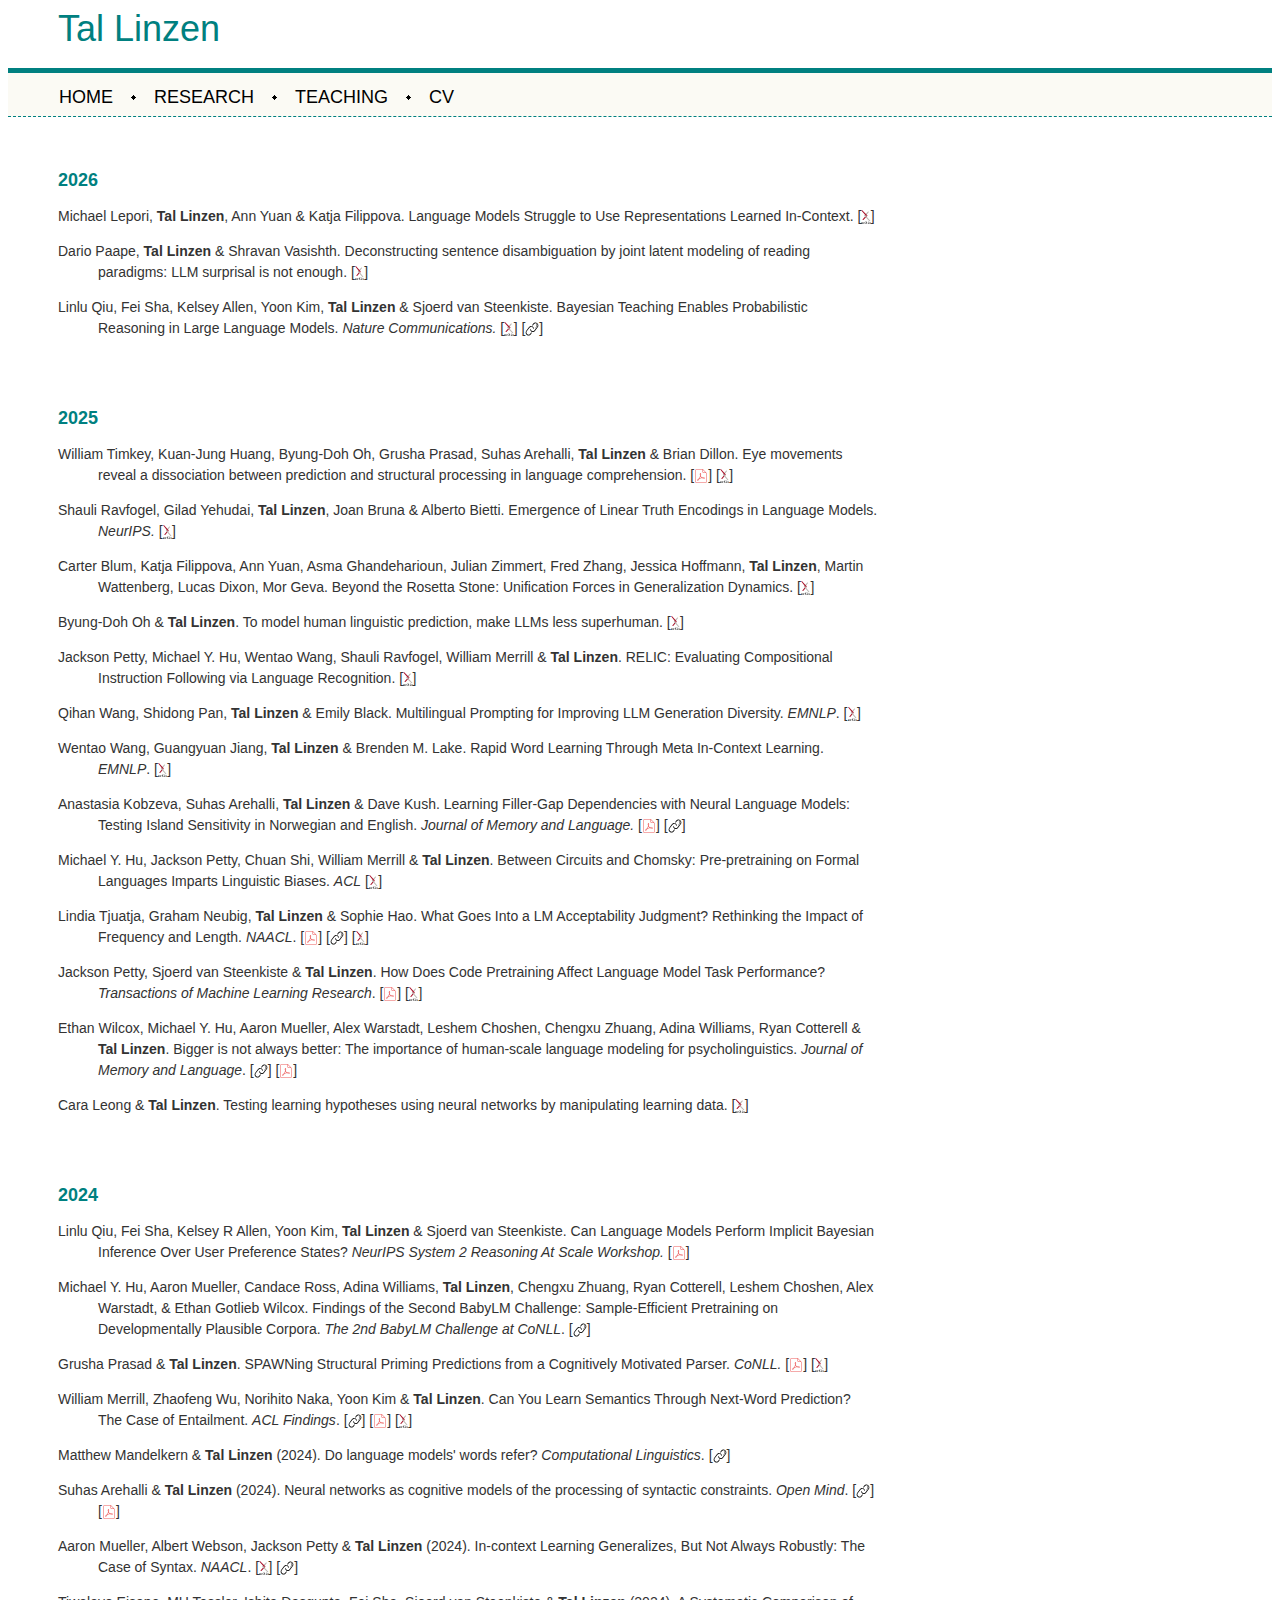
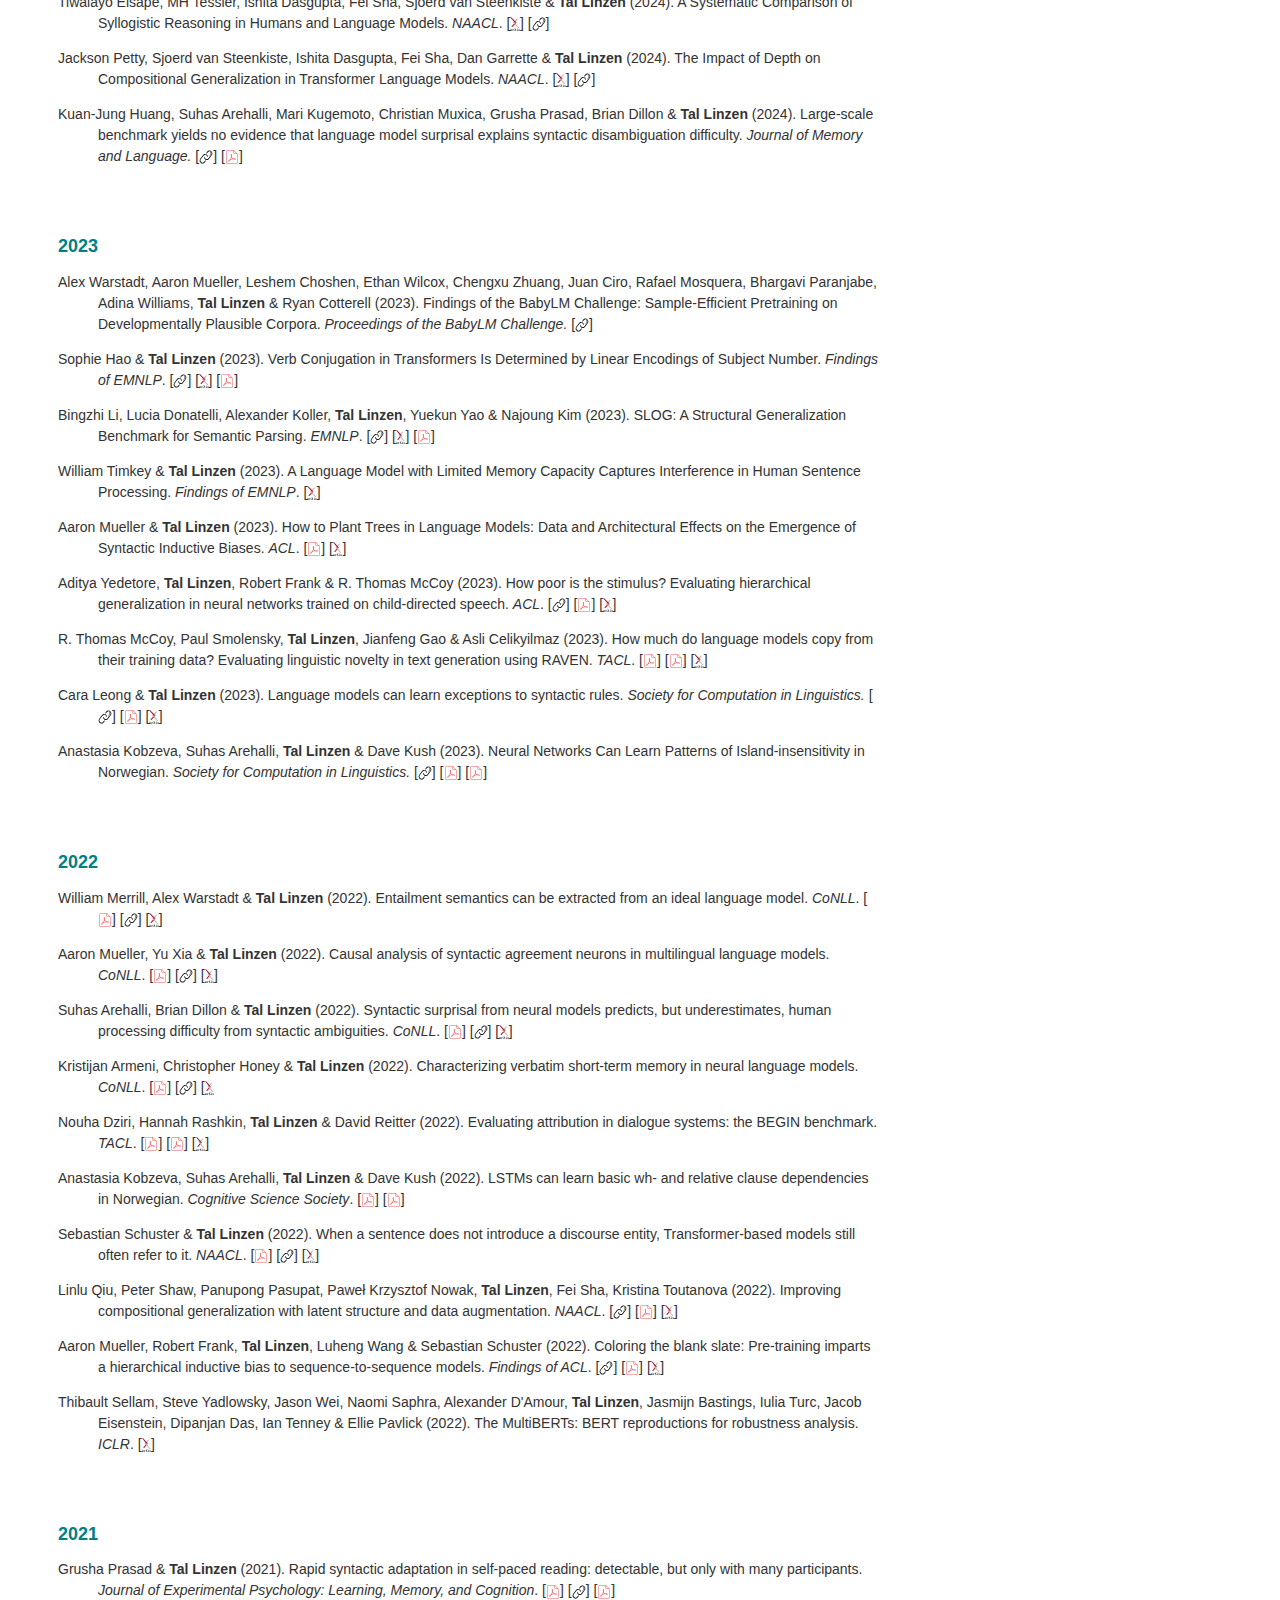
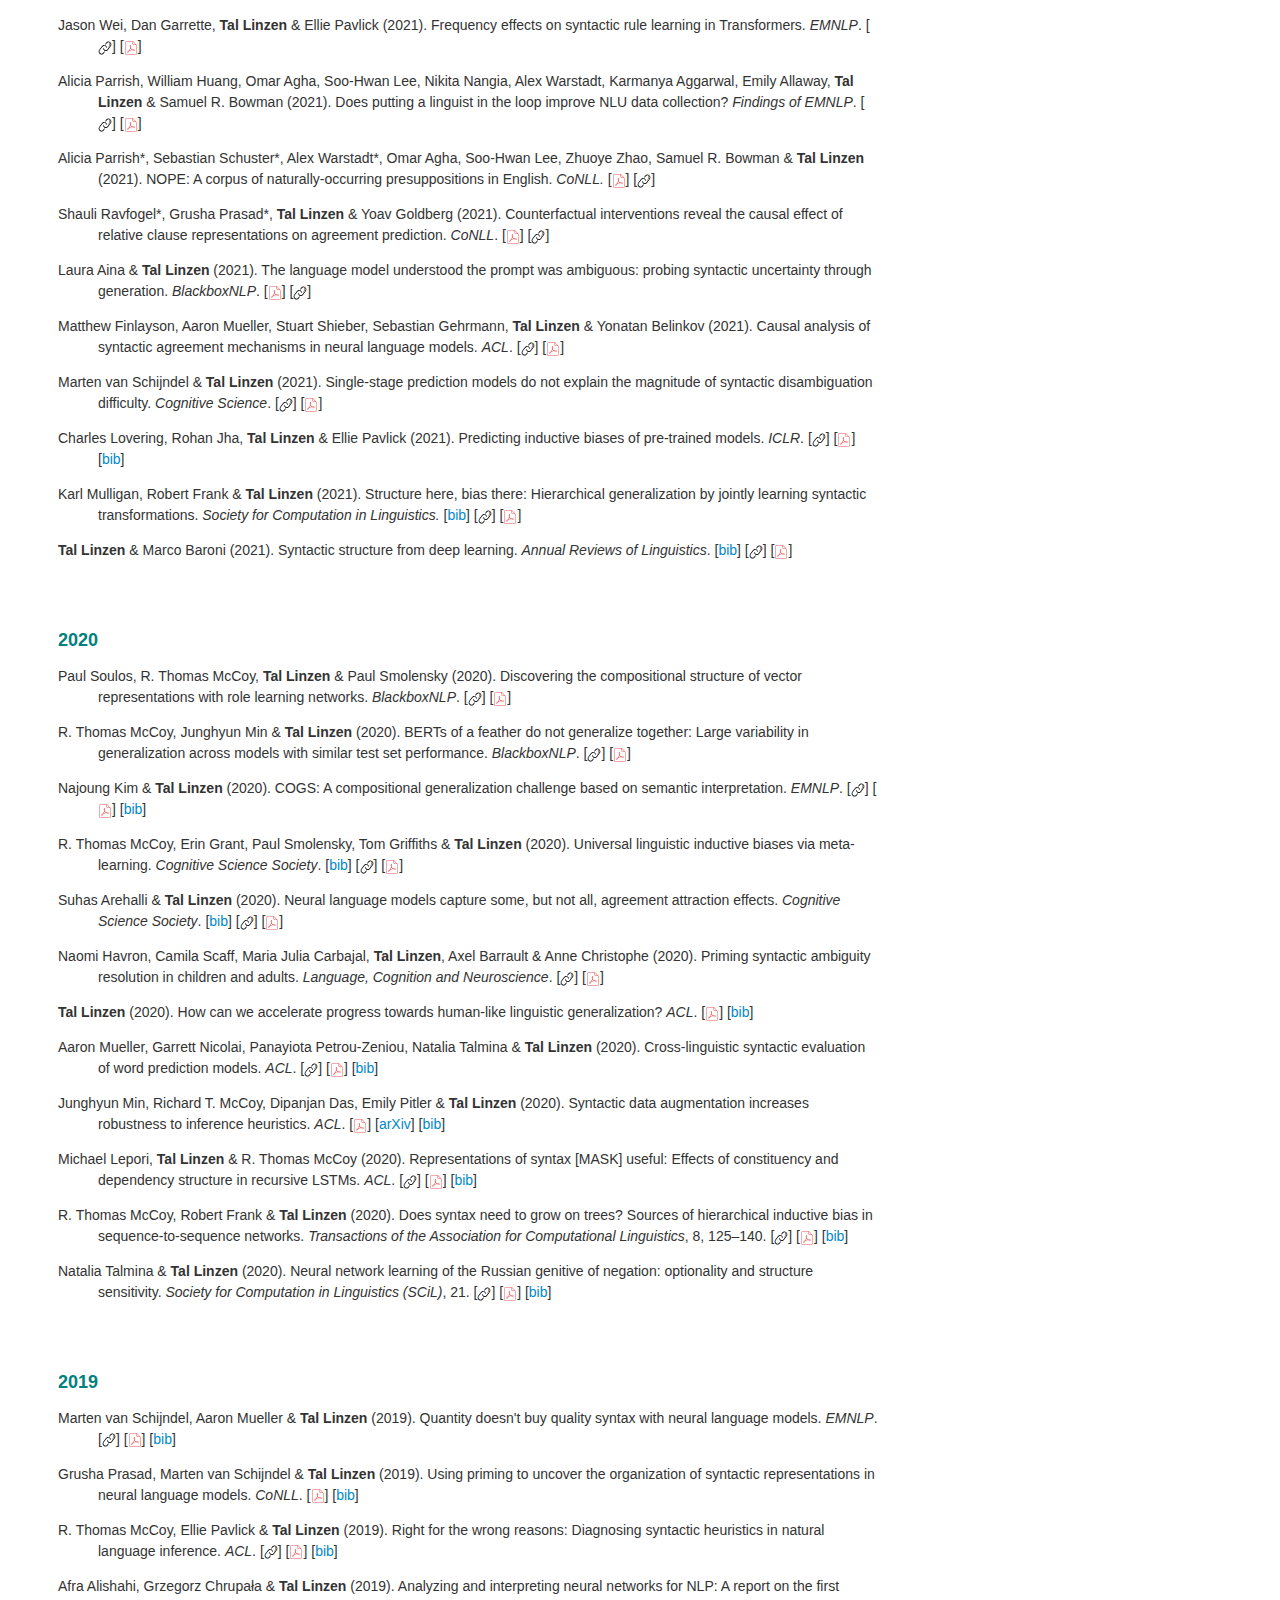
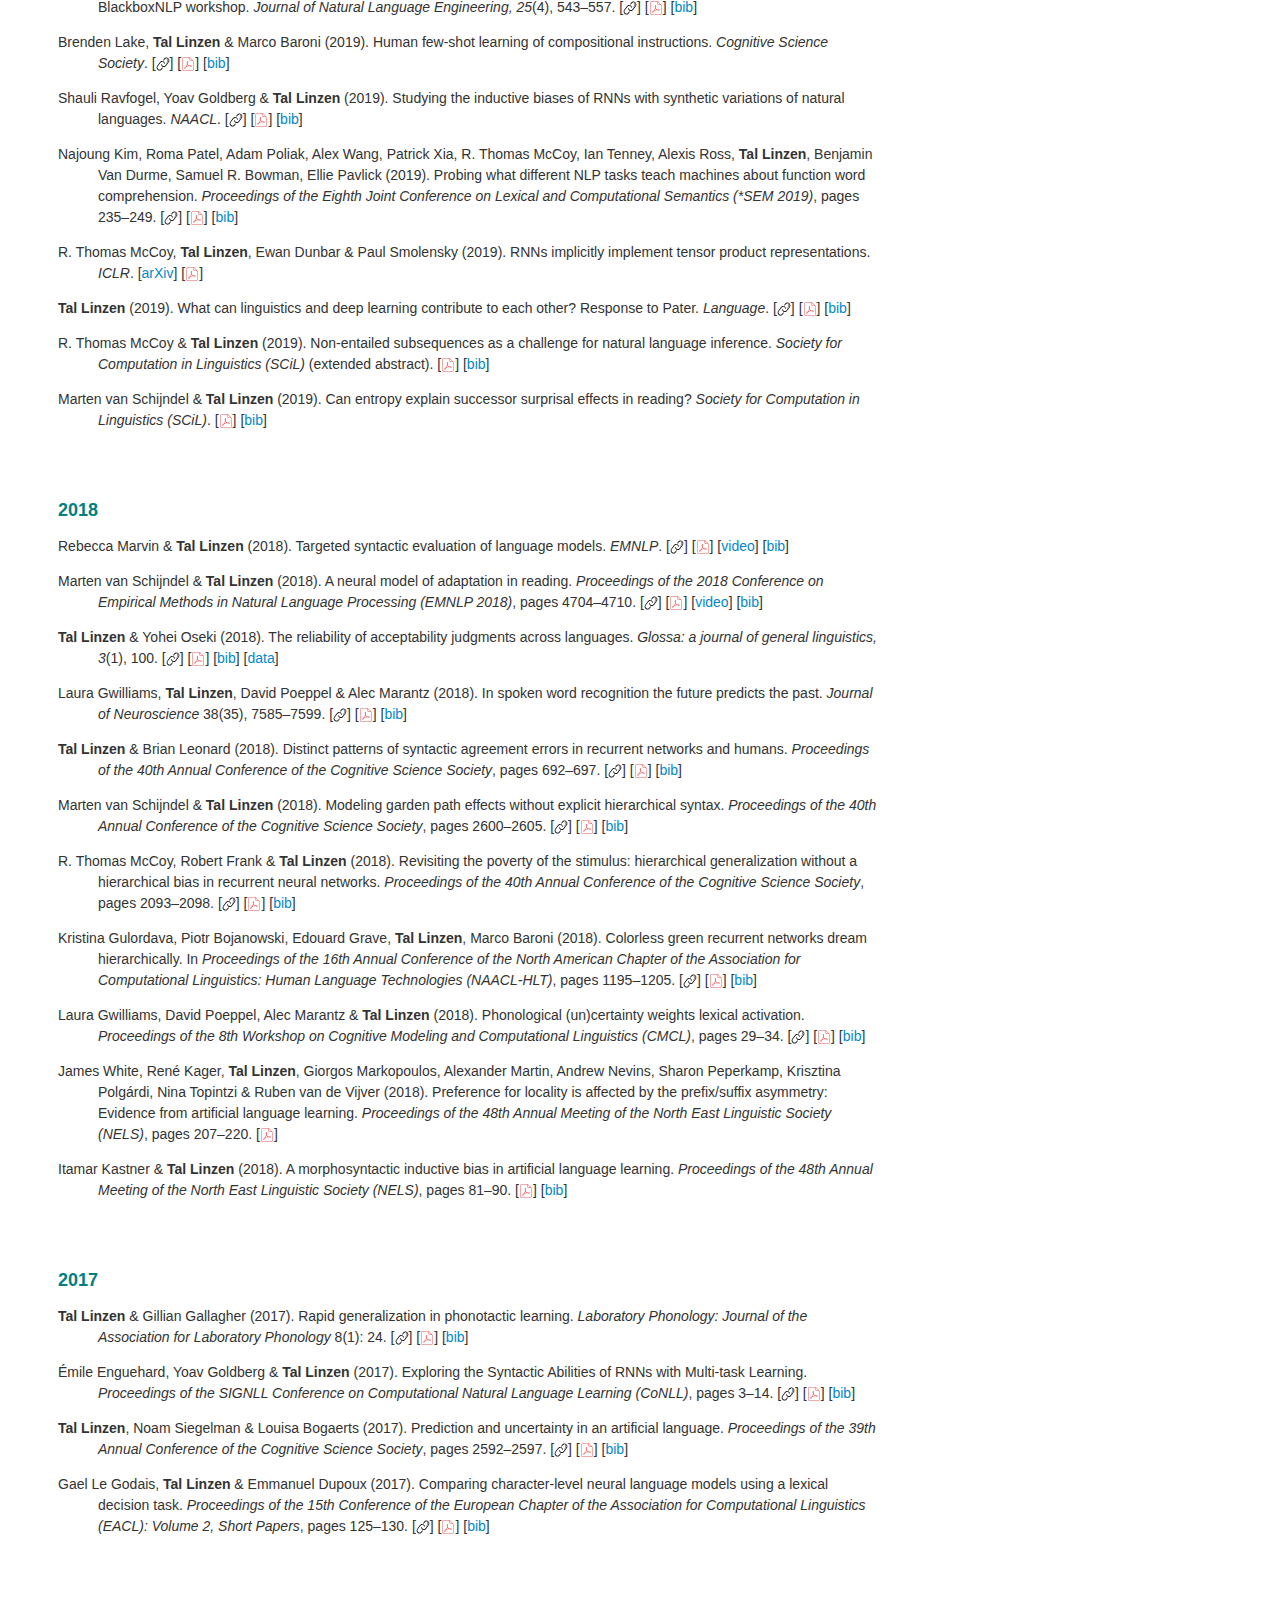
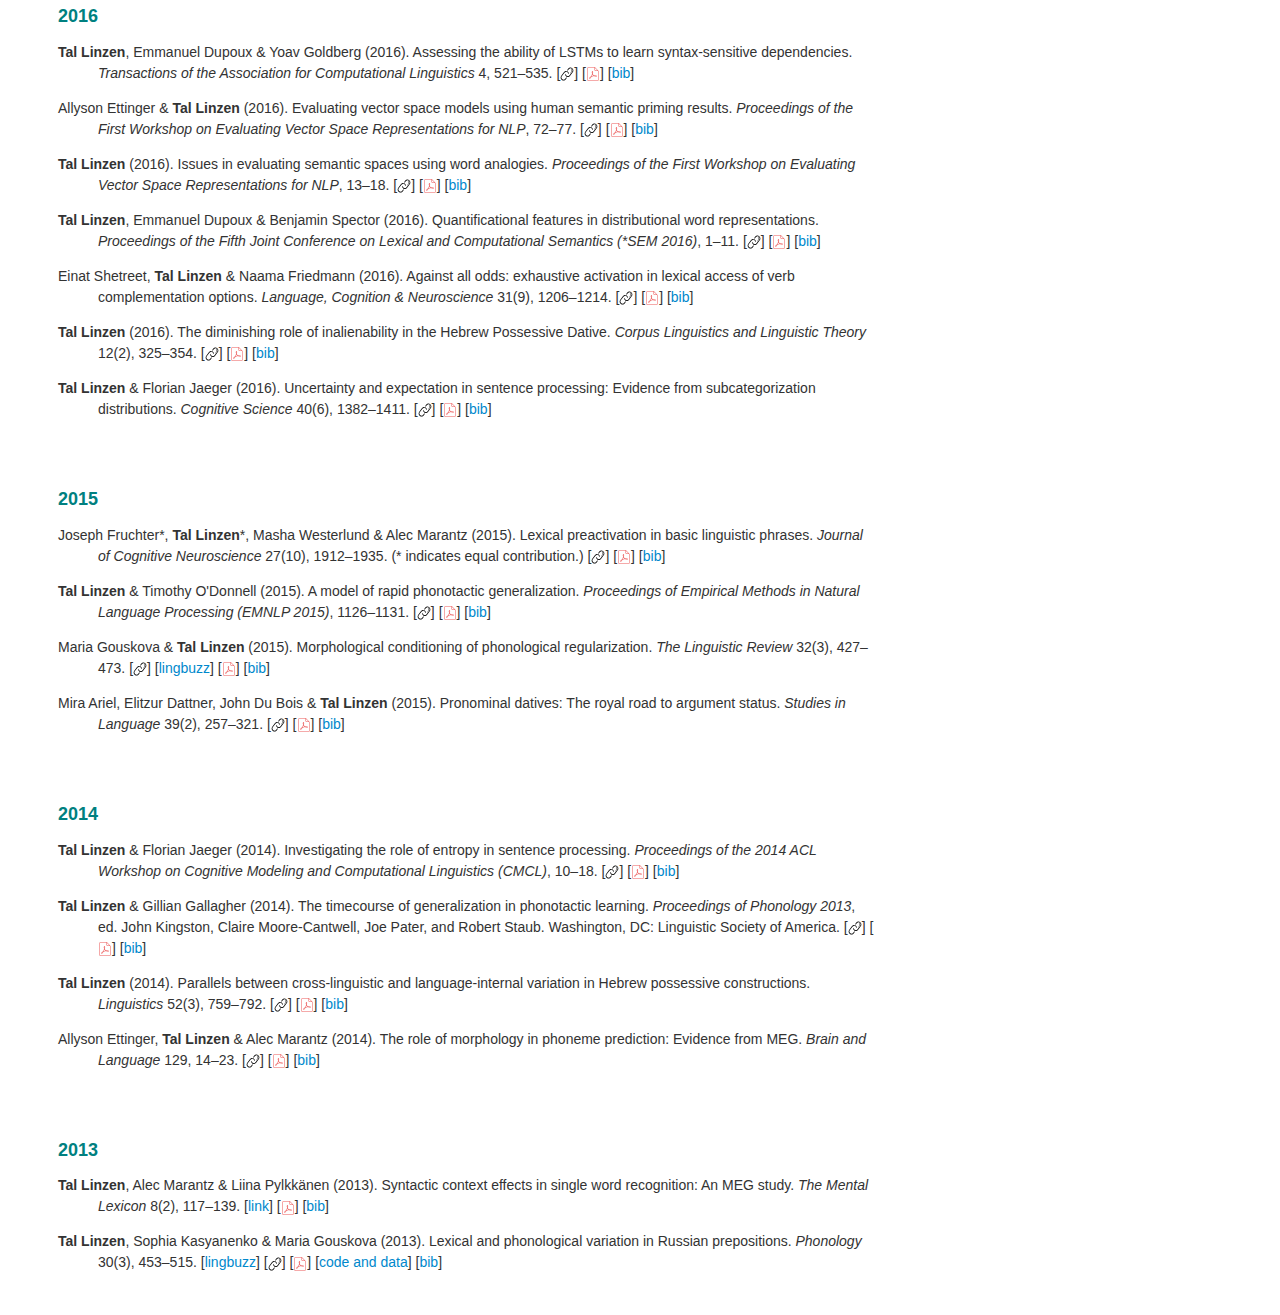
<file: research.html>
<head>
    <meta name="viewport" content="width=device-width, initial-scale=1.0">
    <link rel="stylesheet" href="/media/css/style.css">
    <link rel="stylesheet" href="https://cdnjs.cloudflare.com/ajax/libs/font-awesome/6.5.0/css/all.min.css">
    <title>Tal Linzen</title>
</head>
<body>
    <p id="myname">Tal Linzen</p>
    <ul id="navbar">
          <li id="home"><a href="/" title="Home">Home</a></li>
          <li id="research"><a href="/research.html" title="Research">Research</a></li>
          <li id="teaching"><a href="/teaching.html" title="Teaching">Teaching</a></li>
          <li id="cv"><a href="/media/tal_linzen_cv.pdf" title="CV">CV</a></li>
    </ul>
    

<div class="inset">
    <h2>2026</h2>
    <div class="references">
        <p>Michael Lepori, <b>Tal Linzen</b>, Ann Yuan &amp; Katja Filippova. Language Models Struggle to Use Representations Learned In-Context. [<a href="https://arxiv.org/abs/2602.04212"><img src="/media/img/arxiv-logomark.svg" alt="arXiv" style="height:1em;vertical-align:middle;"></a>]</p>
        <p>Dario Paape, <b>Tal Linzen</b> &amp; Shravan Vasishth. Deconstructing sentence disambiguation by joint latent modeling of reading paradigms: LLM surprisal is not enough. [<a href="https://arxiv.org/abs/2602.04489"><img src="/media/img/arxiv-logomark.svg" alt="arXiv" style="height:1em;vertical-align:middle;"></a>]</p>
        <p>Linlu Qiu, Fei Sha, Kelsey Allen, Yoon Kim, <b>Tal Linzen</b> &amp; Sjoerd van Steenkiste. Bayesian Teaching Enables Probabilistic Reasoning in Large Language Models. <i>Nature Communications.</i> [<a href="https://arxiv.org/abs/2503.17523"><img src="/media/img/arxiv-logomark.svg" alt="arXiv" style="height:1em;vertical-align:middle;"></a>] [<a href="https://www.nature.com/articles/s41467-025-67998-6"><img src="/media/img/link-svgrepo-com.svg" alt="link" style="height:1em;vertical-align:middle;"></a>]</p>
    </div>
    <h2>2025</h2>
    <div class="references">
        <p>William Timkey, Kuan-Jung Huang, Byung-Doh Oh, Grusha Prasad, Suhas Arehalli, <b>Tal Linzen</b> &amp; Brian Dillon. Eye movements reveal a dissociation between prediction and structural processing in language comprehension. [<a href="/media/papers/timkey_et_al_2025.pdf"><img src="/media/img/pdf-svgrepo-com.svg" alt="PDF" style="height:1em;vertical-align:middle;"></a>] [<a href="https://osf.io/preprints/psyarxiv/eq2ra_v1"><img src="/media/img/arxiv-logomark.svg" alt="arXiv" style="height:1em;vertical-align:middle;"></a>]
        <p>Shauli Ravfogel, Gilad Yehudai, <b>Tal Linzen</b>, Joan Bruna &amp; Alberto Bietti. Emergence of Linear Truth Encodings in Language Models. <i>NeurIPS.</i> [<a href="https://arxiv.org/abs/2510.15804"><img src="/media/img/arxiv-logomark.svg" alt="arXiv" style="height:1em;vertical-align:middle;"></a>]</p>
        <p>Carter Blum, Katja Filippova, Ann Yuan, Asma Ghandeharioun, Julian Zimmert, Fred Zhang, Jessica Hoffmann, <b>Tal Linzen</b>, Martin Wattenberg, Lucas Dixon, Mor Geva.  Beyond the Rosetta Stone: Unification Forces in Generalization Dynamics. [<a href="https://arxiv.org/abs/2508.11017"><img src="/media/img/arxiv-logomark.svg" alt="arXiv" style="height:1em;vertical-align:middle;"></a>]</p>
        <p>Byung-Doh Oh &amp; <b>Tal Linzen</b>. 
To model human linguistic prediction, make LLMs less superhuman.
[<a href="https://arxiv.org/abs/2510.05141"><img src="/media/img/arxiv-logomark.svg" alt="arXiv" style="height:1em;vertical-align:middle;"></a>]</p>
        <p>Jackson Petty, Michael Y. Hu, Wentao Wang, Shauli Ravfogel, William Merrill &amp; <b>Tal Linzen</b>. RELIC: Evaluating Compositional Instruction Following via Language Recognition. [<a href="https://arxiv.org/abs/2506.05205"><img src="/media/img/arxiv-logomark.svg" alt="arXiv" style="height:1em;vertical-align:middle;"></a>]</p>
        <p>Qihan Wang, Shidong Pan, <b>Tal Linzen</b> &amp; Emily Black. Multilingual Prompting for Improving LLM Generation Diversity. <i>EMNLP</i>. [<a href="https://arxiv.org/abs/2505.15229"><img src="/media/img/arxiv-logomark.svg" alt="arXiv" style="height:1em;vertical-align:middle;"></a>]</p>
        <p>Wentao Wang, Guangyuan Jiang, <b>Tal Linzen</b> &amp; Brenden M. Lake. Rapid Word Learning Through Meta In-Context Learning. <i>EMNLP</i>. [<a href="https://arxiv.org/abs/2502.14791"><img src="/media/img/arxiv-logomark.svg" alt="arXiv" style="height:1em;vertical-align:middle;"></a>]</p>
        <p>Anastasia Kobzeva, Suhas Arehalli, <b>Tal Linzen</b> &amp; Dave Kush. 
        Learning Filler-Gap Dependencies with Neural Language Models: Testing Island Sensitivity in Norwegian and English. <i>Journal of Memory and Language.</i> [<a href="/media/papers/kobzeva_arehalli_linzen_kush_2025_jml.pdf"><img src="/media/img/pdf-svgrepo-com.svg" alt="PDF" style="height:1em;vertical-align:middle;"></a>] [<a href="https://doi.org/10.1016/j.jml.2025.104663"><img src="/media/img/link-svgrepo-com.svg" alt="link" style="height:1em;vertical-align:middle;"></a>]</p>
        <p>Michael Y. Hu, Jackson Petty, Chuan Shi, William Merrill &amp; <b>Tal Linzen</b>. Between Circuits and Chomsky: Pre-pretraining on Formal Languages Imparts Linguistic Biases. <i>ACL</i> [<a href="https://arxiv.org/abs/2502.19249"><img src="/media/img/arxiv-logomark.svg" alt="arXiv" style="height:1em;vertical-align:middle;"></a>]</p>
        <p>Lindia Tjuatja, Graham Neubig, <b>Tal Linzen</b> &amp; Sophie Hao. What Goes Into a LM Acceptability Judgment? Rethinking the Impact of Frequency and Length. <i>NAACL</i>. [<a href="/media/papers/tjuatja_neubig_linzen_hao_2025_naacl.pdf"><img src="/media/img/pdf-svgrepo-com.svg" alt="PDF" style="height:1em;vertical-align:middle;"></a>] [<a href="https://aclanthology.org/2025.naacl-long.109/"><img src="/media/img/link-svgrepo-com.svg" alt="link" style="height:1em;vertical-align:middle;"></a>] [<a href="https://arxiv.org/abs/2411.02528"><img src="/media/img/arxiv-logomark.svg" alt="arXiv" style="height:1em;vertical-align:middle;"></a>]</p>
        <p>Jackson Petty, Sjoerd van Steenkiste &amp; <b>Tal Linzen</b>. How Does Code Pretraining Affect Language Model Task Performance? <i>Transactions of Machine Learning Research</i>. [<a href="/media/papers/petty_van_steenkiste_linzen_2025_tmlr.pdf"><img src="/media/img/pdf-svgrepo-com.svg" alt="PDF" style="height:1em;vertical-align:middle;"></a>] [<a href="https://arxiv.org/abs/2409.04556"><img src="/media/img/arxiv-logomark.svg" alt="arXiv" style="height:1em;vertical-align:middle;"></a>]</p>
        <p>Ethan Wilcox, Michael Y. Hu, Aaron Mueller, Alex Warstadt, Leshem Choshen, Chengxu Zhuang, Adina Williams, Ryan Cotterell &amp; <b>Tal Linzen</b>. Bigger is not always better: The importance of human-scale language modeling for psycholinguistics. <i>Journal of Memory and Language</i>. [<a href="https://doi.org/10.1016/j.jml.2025.104650"><img src="/media/img/link-svgrepo-com.svg" alt="link" style="height:1em;vertical-align:middle;"></a>] [<a href="/media/papers/wilcox_et_al_2025_jml.pdf"><img src="/media/img/pdf-svgrepo-com.svg" alt="PDF" style="height:1em;vertical-align:middle;"></a>]</p>
        <p>Cara Leong &amp; <b>Tal Linzen</b>. Testing learning hypotheses using neural networks by manipulating learning data. [<a href="https://arxiv.org/abs/2407.04593"><img src="/media/img/arxiv-logomark.svg" alt="arXiv" style="height:1em;vertical-align:middle;"></a>]</p>
        <!--<p>Najoung Kim, <b>Tal Linzen</b> &amp; Paul Smolensky. Uncontrolled Lexical Exposure Leads to Overestimation of Compositional Generalization in Pretrained Models. [<a href="https://arxiv.org/abs/2212.10769">arXiv</a>]</p>  -->
    </div>

    <h2>2024</h2>
    <div class="references">
        <p>Linlu Qiu, Fei Sha, Kelsey R Allen, Yoon Kim, <b>Tal Linzen</b> &amp; Sjoerd van Steenkiste. Can Language Models Perform Implicit Bayesian Inference Over User Preference States? <i>NeurIPS System 2 Reasoning At Scale Workshop.</i> [<a href="https://openreview.net/pdf?id=arYXgfHAIh"><img src="/media/img/pdf-svgrepo-com.svg" alt="PDF" style="height:1em;vertical-align:middle;"></a>]</p>
        <p>Michael Y. Hu, Aaron Mueller, Candace Ross, Adina Williams, <b>Tal Linzen</b>, Chengxu Zhuang, Ryan Cotterell, Leshem Choshen, Alex Warstadt, &amp; Ethan Gotlieb Wilcox. Findings of the Second BabyLM Challenge: Sample-Efficient Pretraining on Developmentally Plausible Corpora. <i>The 2nd BabyLM Challenge at CoNLL</i>. [<a href="https://aclanthology.org/2024.conll-babylm.1/"><img src="/media/img/link-svgrepo-com.svg" alt="link" style="height:1em;vertical-align:middle;"></a>]</p>
        <p>Grusha Prasad &amp; <b>Tal Linzen</b>. SPAWNing Structural Priming Predictions from a Cognitively Motivated Parser. <i>CoNLL.</i> [<a href="/media/papers/prasad_linzen_2024_conll.pdf"><img src="/media/img/pdf-svgrepo-com.svg" alt="PDF" style="height:1em;vertical-align:middle;"></a>] [<a href="https://arxiv.org/abs/2403.07202"><img src="/media/img/arxiv-logomark.svg" alt="arXiv" style="height:1em;vertical-align:middle;"></a>]</p>
        <p>William Merrill, Zhaofeng Wu, Norihito Naka, Yoon Kim &amp; <b>Tal Linzen</b>. Can You Learn Semantics Through Next-Word Prediction? The Case of Entailment. <i>ACL Findings</i>. [<a href="https://aclanthology.org/2024.findings-acl.161/"><img src="/media/img/link-svgrepo-com.svg" alt="link" style="height:1em;vertical-align:middle;"></a>] [<a href="/media/papers/merrill_et_al_2024_findings_acl.pdf"><img src="/media/img/pdf-svgrepo-com.svg" alt="PDF" style="height:1em;vertical-align:middle;"></a>] [<a href="https://arxiv.org/abs/2402.13956"><img src="/media/img/arxiv-logomark.svg" alt="arXiv" style="height:1em;vertical-align:middle;"></a>]</p>
        <p>Matthew Mandelkern &amp; <b>Tal Linzen</b> (2024). Do language models' words refer? <i>Computational Linguistics</i>. [<a href="https://direct.mit.edu/coli/article/doi/10.1162/coli_a_00522/121670/Do-Language-Models-Words-Refer"><img src="/media/img/link-svgrepo-com.svg" alt="link" style="height:1em;vertical-align:middle;"></a>]</p>
        <p>Suhas Arehalli &amp; <b>Tal Linzen</b> (2024).  Neural networks as cognitive models of the processing of syntactic constraints. <i>Open Mind</i>. [<a href="https://direct.mit.edu/opmi/article/doi/10.1162/opmi_a_00137/120937/Neural-Networks-as-Cognitive-Models-of-the"><img src="/media/img/link-svgrepo-com.svg" alt="link" style="height:1em;vertical-align:middle;"></a>] [<a href="/media/papers/arehalli_linzen_2024_open_mind.pdf"><img src="/media/img/pdf-svgrepo-com.svg" alt="PDF" style="height:1em;vertical-align:middle;"></a>]</p>
        <p>Aaron Mueller, Albert Webson, Jackson Petty &amp; <b>Tal Linzen</b> (2024).  In-context Learning Generalizes, But Not Always Robustly: The Case of Syntax. <i>NAACL</i>. [<a href="https://arxiv.org/abs/2311.07811"><img src="/media/img/arxiv-logomark.svg" alt="arXiv" style="height:1em;vertical-align:middle;"></a>] [<a href="https://aclanthology.org/2024.naacl-long.267/"><img src="/media/img/link-svgrepo-com.svg" alt="link" style="height:1em;vertical-align:middle;"></a>]
        <p>Tiwalayo Eisape, MH Tessler, Ishita Dasgupta, Fei Sha, Sjoerd van Steenkiste &amp; <b>Tal Linzen</b> (2024). A Systematic Comparison of Syllogistic Reasoning in Humans and Language Models. <i>NAACL</i>. [<a href="https://arxiv.org/abs/2311.00445"><img src="/media/img/arxiv-logomark.svg" alt="arXiv" style="height:1em;vertical-align:middle;"></a>] [<a href="https://aclanthology.org/2024.naacl-long.466/"><img src="/media/img/link-svgrepo-com.svg" alt="link" style="height:1em;vertical-align:middle;"></a>]</p>
        <p>Jackson Petty, Sjoerd van Steenkiste, Ishita Dasgupta, Fei Sha, Dan Garrette &amp; <b>Tal Linzen</b> (2024). The Impact of Depth on Compositional Generalization in Transformer Language Models. <i>NAACL</i>. [<a href="https://arxiv.org/abs/2310.19956"><img src="/media/img/arxiv-logomark.svg" alt="arXiv" style="height:1em;vertical-align:middle;"></a>] [<a href="https://aclanthology.org/2024.naacl-long.402/"><img src="/media/img/link-svgrepo-com.svg" alt="link" style="height:1em;vertical-align:middle;"></a>] </p>
        <p>Kuan-Jung Huang, Suhas Arehalli, Mari Kugemoto, Christian Muxica, Grusha Prasad, Brian Dillon &amp; <b>Tal Linzen</b> (2024). Large-scale benchmark yields no evidence that language model surprisal explains syntactic disambiguation difficulty. <i>Journal of Memory and Language.</i> [<a href="https://doi.org/10.1016/j.jml.2024.104510"><img src="/media/img/link-svgrepo-com.svg" alt="link" style="height:1em;vertical-align:middle;"></a>] [<a href="/media/papers/huang_et_al_2024_jml.pdf"><img src="/media/img/pdf-svgrepo-com.svg" alt="PDF" style="height:1em;vertical-align:middle;"></a>]</p>
    </div>

    <h2>2023</h2>
    <div class="references">
        <p>Alex Warstadt, Aaron Mueller, Leshem Choshen, Ethan Wilcox, Chengxu Zhuang, Juan Ciro, Rafael Mosquera, Bhargavi Paranjabe, Adina Williams, <b>Tal Linzen</b> &amp; Ryan Cotterell (2023). Findings of the BabyLM Challenge: Sample-Efficient Pretraining on Developmentally Plausible Corpora. <i>Proceedings of the BabyLM Challenge.</i> [<a href="https://aclanthology.org/2023.conll-babylm.1/"><img src="/media/img/link-svgrepo-com.svg" alt="link" style="height:1em;vertical-align:middle;"></a>]</p>
        <p>Sophie Hao &amp; <b>Tal Linzen</b> (2023). Verb Conjugation in Transformers Is Determined by Linear Encodings of Subject Number. <i>Findings of EMNLP</i>. [<a href="https://aclanthology.org/2023.findings-emnlp.300/"><img src="/media/img/link-svgrepo-com.svg" alt="link" style="height:1em;vertical-align:middle;"></a>] [<a href="https://arxiv.org/abs/2310.15151"><img src="/media/img/arxiv-logomark.svg" alt="arXiv" style="height:1em;vertical-align:middle;"></a>] [<a href="/media/papers/hao_linzen_2023_findings_emnlp.pdf"><img src="/media/img/pdf-svgrepo-com.svg" alt="PDF" style="height:1em;vertical-align:middle;"></a>]</p>
        <p>Bingzhi Li, Lucia Donatelli, Alexander Koller, <b>Tal Linzen</b>, Yuekun Yao &amp; Najoung Kim (2023). SLOG: A Structural Generalization Benchmark for Semantic Parsing. <i>EMNLP</i>. [<a href="https://aclanthology.org/2023.emnlp-main.194/"><img src="/media/img/link-svgrepo-com.svg" alt="link" style="height:1em;vertical-align:middle;"></a>] [<a href="https://arxiv.org/abs/2310.15040"><img src="/media/img/arxiv-logomark.svg" alt="arXiv" style="height:1em;vertical-align:middle;"></a>] [<a href="/media/papers/li_et_al_2023_emnlp.pdf"><img src="/media/img/pdf-svgrepo-com.svg" alt="PDF" style="height:1em;vertical-align:middle;"></a>]</p>
        <p>William Timkey &amp; <b>Tal Linzen</b> (2023). A Language Model with Limited Memory Capacity Captures Interference in Human Sentence Processing. <i>Findings of EMNLP</i>. [<a href="https://arxiv.org/abs/2310.16142"><img src="/media/img/arxiv-logomark.svg" alt="arXiv" style="height:1em;vertical-align:middle;"></a>]</p>
    <p>Aaron Mueller &amp; <b>Tal Linzen</b> (2023). How to Plant Trees in Language Models: Data and Architectural Effects on the Emergence of Syntactic Inductive Biases. <i>ACL</i>. [<a href="/media/papers/mueller_linzen_2023_acl.pdf"><img src="/media/img/pdf-svgrepo-com.svg" alt="PDF" style="height:1em;vertical-align:middle;"></a>] [<a href="https://arxiv.org/abs/2305.19905"><img src="/media/img/arxiv-logomark.svg" alt="arXiv" style="height:1em;vertical-align:middle;"></a>]</p>
    <p>Aditya Yedetore, <b>Tal Linzen</b>, Robert Frank &amp; R. Thomas McCoy (2023). How poor is the stimulus? Evaluating hierarchical generalization in neural networks trained on child-directed speech. <i>ACL</i>. [<a href="https://aclanthology.org/2023.acl-long.521/"><img src="/media/img/link-svgrepo-com.svg" alt="link" style="height:1em;vertical-align:middle;"></a>] [<a href="/media/papers/yedetore_et_al_2023_acl.pdf"><img src="/media/img/pdf-svgrepo-com.svg" alt="PDF" style="height:1em;vertical-align:middle;"></a>] [<a href="https://arxiv.org/abs/2301.11462"><img src="/media/img/arxiv-logomark.svg" alt="arXiv" style="height:1em;vertical-align:middle;"></a>]</p>
    <p>R. Thomas McCoy, Paul Smolensky, <b>Tal Linzen</b>, Jianfeng Gao &amp; Asli Celikyilmaz (2023). How much do language models copy from their training data? Evaluating linguistic novelty in text generation using RAVEN. <i>TACL</i>. [<a href="/media/papers/mccoy_et_al_2023_tacl.pdf"><img src="/media/img/pdf-svgrepo-com.svg" alt="PDF" style="height:1em;vertical-align:middle;"></a>] [<a href="https://direct.mit.edu/tacl/article/doi/10.1162/tacl_a_00567/116616"><img src="/media/img/pdf-svgrepo-com.svg" alt="PDF" style="height:1em;vertical-align:middle;"></a>] [<a href="https://arxiv.org/abs/2111.09509"><img src="/media/img/arxiv-logomark.svg" alt="arXiv" style="height:1em;vertical-align:middle;"></a>]</p>
    <p>Cara Leong &amp; <b>Tal Linzen</b> (2023). Language models can learn exceptions to syntactic rules. <i>Society for Computation in Linguistics.</i> [<a href="https://scholarworks.umass.edu/scil/vol6/iss1/13/"><img src="/media/img/link-svgrepo-com.svg" alt="link" style="height:1em;vertical-align:middle;"></a>] [<a href="/media/papers/leong_linzen_2023_scil.pdf"><img src="/media/img/pdf-svgrepo-com.svg" alt="PDF" style="height:1em;vertical-align:middle;"></a>] [<a href="https://arxiv.org/abs/2306.05969"><img src="/media/img/arxiv-logomark.svg" alt="arXiv" style="height:1em;vertical-align:middle;"></a>]</p>
    <p>Anastasia Kobzeva, Suhas Arehalli, <b>Tal Linzen</b> &amp; Dave Kush (2023). Neural Networks Can Learn Patterns of Island-insensitivity in Norwegian. <i>Society for Computation in Linguistics.</i> [<a href="https://scholarworks.umass.edu/scil/vol6/iss1/17/"><img src="/media/img/link-svgrepo-com.svg" alt="link" style="height:1em;vertical-align:middle;"></a>] [<a href="/media/papers/kobzeva_et_al_2023_scil.pdf"><img src="/media/img/pdf-svgrepo-com.svg" alt="PDF" style="height:1em;vertical-align:middle;"></a>] [<a href="https://psyarxiv.com/4grqf/"><img src="/media/img/pdf-svgrepo-com.svg" alt="PDF" style="height:1em;vertical-align:middle;"></a>]</p>
    </div>

    <h2>2022</h2>
    <div class="references">
        <p>William Merrill, Alex Warstadt &amp; <b>Tal Linzen</b> (2022). Entailment semantics can be extracted from an ideal language model. <i>CoNLL</i>. [<a href="/media/papers/merrill_warstadt_linzen_2022_conll.pdf"><img src="/media/img/pdf-svgrepo-com.svg" alt="PDF" style="height:1em;vertical-align:middle;"></a>] [<a href="https://aclanthology.org/2022.conll-1.13/"><img src="/media/img/link-svgrepo-com.svg" alt="link" style="height:1em;vertical-align:middle;"></a>] [<a href="https://arxiv.org/abs/2209.12407"><img src="/media/img/arxiv-logomark.svg" alt="arXiv" style="height:1em;vertical-align:middle;"></a>]</p>
        <p>Aaron Mueller, Yu Xia &amp; <b>Tal Linzen</b> (2022). Causal analysis of syntactic agreement neurons in multilingual language models. <i>CoNLL</i>. [<a href="/media/papers/mueller_xia_linzen_2022_conll.pdf"><img src="/media/img/pdf-svgrepo-com.svg" alt="PDF" style="height:1em;vertical-align:middle;"></a>] [<a href="https://aclanthology.org/2022.conll-1.8/"><img src="/media/img/link-svgrepo-com.svg" alt="link" style="height:1em;vertical-align:middle;"></a>] [<a href="https://arxiv.org/abs/2210.14328"><img src="/media/img/arxiv-logomark.svg" alt="arXiv" style="height:1em;vertical-align:middle;"></a>]</p>
        <p>Suhas Arehalli, Brian Dillon &amp; <b>Tal Linzen</b> (2022). Syntactic surprisal from neural models predicts, but underestimates, human processing difficulty from syntactic ambiguities. <i>CoNLL</i>. [<a href="/media/papers/arehalli_dillon_linzen_2022_conll.pdf"><img src="/media/img/pdf-svgrepo-com.svg" alt="PDF" style="height:1em;vertical-align:middle;"></a>] [<a href="https://aclanthology.org/2022.conll-1.20/"><img src="/media/img/link-svgrepo-com.svg" alt="link" style="height:1em;vertical-align:middle;"></a>] [<a href="https://arxiv.org/abs/2210.12187"><img src="/media/img/arxiv-logomark.svg" alt="arXiv" style="height:1em;vertical-align:middle;"></a>]</p>
        <p>Kristijan Armeni, Christopher Honey &amp; <b>Tal Linzen</b> (2022). Characterizing verbatim short-term memory in neural language models. <i>CoNLL</i>. [<a href="/media/papers/armeni_honey_linzen_2022_conll.pdf"><img src="/media/img/pdf-svgrepo-com.svg" alt="PDF" style="height:1em;vertical-align:middle;"></a>] [<a href="https://aclanthology.org/2022.conll-1.28/"><img src="/media/img/link-svgrepo-com.svg" alt="link" style="height:1em;vertical-align:middle;"></a>] [<a href="https://arxiv.org/abs/2210.13569"><img src="/media/img/arxiv-logomark.svg" alt="arXiv" style="height:1em;vertical-align:middle;"></a> </p>
        <p>Nouha Dziri, Hannah Rashkin, <b>Tal Linzen</b> &amp; David Reitter (2022). Evaluating attribution in dialogue systems: the BEGIN benchmark. <i>TACL</i>. [<a href="/media/papers/dziri_rashkin_linzen_reitter_2022_tacl.pdf"><img src="/media/img/pdf-svgrepo-com.svg" alt="PDF" style="height:1em;vertical-align:middle;"></a>] [<a href="https://direct.mit.edu/tacl/article/doi/10.1162/tacl_a_00506/113023/Evaluating-Attribution-in-Dialogue-Systems-The"><img src="/media/img/pdf-svgrepo-com.svg" alt="PDF" style="height:1em;vertical-align:middle;"></a>] [<a href="https://arxiv.org/abs/2105.00071"><img src="/media/img/arxiv-logomark.svg" alt="arXiv" style="height:1em;vertical-align:middle;"></a>]</p>
        <p>Anastasia Kobzeva, Suhas Arehalli, <b>Tal Linzen</b> &amp; Dave Kush (2022). LSTMs can learn basic wh- and relative clause dependencies in Norwegian. <i>Cognitive Science Society</i>. [<a href="https://psyarxiv.com/wjavp/"><img src="/media/img/pdf-svgrepo-com.svg" alt="PDF" style="height:1em;vertical-align:middle;"></a>] [<a href="/media/papers/kobzeva_arehalli_linzen_kush_2022_cogsci.pdf"><img src="/media/img/pdf-svgrepo-com.svg" alt="PDF" style="height:1em;vertical-align:middle;"></a>]</p> 
        <p>Sebastian Schuster &amp; <b>Tal Linzen</b> (2022). When a sentence does not introduce a discourse entity, Transformer-based models still often refer to it. <i>NAACL</i>. [<a href="/media/papers/schuster_linzen_2022_naacl.pdf"><img src="/media/img/pdf-svgrepo-com.svg" alt="PDF" style="height:1em;vertical-align:middle;"></a>] [<a href="https://aclanthology.org/2022.naacl-main.71/"><img src="/media/img/link-svgrepo-com.svg" alt="link" style="height:1em;vertical-align:middle;"></a>] [<a href="https://arxiv.org/abs/2205.03472"><img src="/media/img/arxiv-logomark.svg" alt="arXiv" style="height:1em;vertical-align:middle;"></a>]</p>
        <p>Linlu Qiu, Peter Shaw, Panupong Pasupat, Paweł Krzysztof Nowak, <b>Tal Linzen</b>, Fei Sha, Kristina Toutanova (2022). Improving compositional generalization with latent structure and data augmentation. <i>NAACL</i>. [<a href="https://aclanthology.org/2022.naacl-main.323/"><img src="/media/img/link-svgrepo-com.svg" alt="link" style="height:1em;vertical-align:middle;"></a>] [<a href="/media/papers/qiu_shaw_et_al_2022_naacl.pdf"><img src="/media/img/pdf-svgrepo-com.svg" alt="PDF" style="height:1em;vertical-align:middle;"></a>] [<a href="https://arxiv.org/abs/2112.07610"><img src="/media/img/arxiv-logomark.svg" alt="arXiv" style="height:1em;vertical-align:middle;"></a>]</p>
    <p>Aaron Mueller, Robert Frank, <b>Tal Linzen</b>, Luheng Wang &amp; Sebastian Schuster (2022). Coloring the blank slate: Pre-training imparts a hierarchical inductive bias to sequence-to-sequence models. <i>Findings of ACL</i>. [<a href="https://aclanthology.org/2022.findings-acl.106/"><img src="/media/img/link-svgrepo-com.svg" alt="link" style="height:1em;vertical-align:middle;"></a>] [<a href="/media/papers/mueller_frank_linzen_wang_schuster_2022_findings_acl.pdf"><img src="/media/img/pdf-svgrepo-com.svg" alt="PDF" style="height:1em;vertical-align:middle;"></a>] [<a href="https://arxiv.org/abs/2203.09397"><img src="/media/img/arxiv-logomark.svg" alt="arXiv" style="height:1em;vertical-align:middle;"></a>]</p>
    <p>Thibault Sellam, Steve Yadlowsky, Jason Wei, Naomi Saphra, Alexander D'Amour, <b>Tal Linzen</b>, Jasmijn Bastings, Iulia Turc, Jacob Eisenstein, Dipanjan Das, Ian Tenney &amp; Ellie Pavlick (2022). The MultiBERTs: BERT reproductions for robustness analysis. <i>ICLR</i>. [<a href="https://arxiv.org/abs/2106.16163"><img src="/media/img/arxiv-logomark.svg" alt="arXiv" style="height:1em;vertical-align:middle;"></a>]</p>
    </div>

    <h2>2021</h2>
    <div class="references">
        <p>Grusha Prasad &amp; <b>Tal Linzen</b> (2021). Rapid syntactic adaptation in self-paced reading: detectable, but only with many participants. <i>Journal of Experimental Psychology: Learning, Memory, and Cognition</i>. [<a href="/media/papers/prasad_linzen_2021_jeplmc.pdf"><img src="/media/img/pdf-svgrepo-com.svg" alt="PDF" style="height:1em;vertical-align:middle;"></a>] [<a href="https://psycnet.apa.org/fulltext/2021-81424-001.html"><img src="/media/img/link-svgrepo-com.svg" alt="link" style="height:1em;vertical-align:middle;"></a>] [<a href="https://psyarxiv.com/9ptg4/"><img src="/media/img/pdf-svgrepo-com.svg" alt="PDF" style="height:1em;vertical-align:middle;"></a>]</p>
        <p>Jason Wei, Dan Garrette, <b>Tal Linzen</b> &amp; Ellie Pavlick (2021). Frequency effects on syntactic rule learning in Transformers. <i>EMNLP</i>. [<a href="https://aclanthology.org/2021.emnlp-main.72/"><img src="/media/img/link-svgrepo-com.svg" alt="link" style="height:1em;vertical-align:middle;"></a>] [<a href="/media/papers/wei_garrette_linzen_pavlick_2021_emnlp.pdf"><img src="/media/img/pdf-svgrepo-com.svg" alt="PDF" style="height:1em;vertical-align:middle;"></a>]</p>
        <p>Alicia Parrish, William Huang, Omar Agha, Soo-Hwan Lee, Nikita Nangia, Alex Warstadt, Karmanya Aggarwal, Emily Allaway, <b>Tal Linzen</b> &amp; Samuel R. Bowman (2021). Does putting a linguist in the loop improve NLU data collection? <i>Findings of EMNLP</i>. [<a href="https://aclanthology.org/2021.findings-emnlp.421/"><img src="/media/img/link-svgrepo-com.svg" alt="link" style="height:1em;vertical-align:middle;"></a>] [<a href="/media/papers/parrish_et_al_2021_findings_emnlp.pdf"><img src="/media/img/pdf-svgrepo-com.svg" alt="PDF" style="height:1em;vertical-align:middle;"></a>]</p>
        <p>Alicia Parrish*, Sebastian Schuster*, Alex Warstadt*, Omar Agha, Soo-Hwan Lee, Zhuoye Zhao, Samuel R. Bowman &amp; <b>Tal Linzen</b> (2021). NOPE: A corpus of naturally-occurring presuppositions in English. <i>CoNLL.</i> [<a href="/media/papers/parrish_schuster_warstadt_et_al_2021_conll.pdf"><img src="/media/img/pdf-svgrepo-com.svg" alt="PDF" style="height:1em;vertical-align:middle;"></a>] [<a href="https://aclanthology.org/2021.conll-1.28/"><img src="/media/img/link-svgrepo-com.svg" alt="link" style="height:1em;vertical-align:middle;"></a>]</p>
        <p>Shauli Ravfogel*, Grusha Prasad*, <b>Tal Linzen</b> &amp; Yoav Goldberg (2021). Counterfactual interventions reveal the causal effect of relative clause representations on agreement prediction. <i>CoNLL</i>. [<a href="/media/papers/ravfogel_prasad_linzen_goldberg_2021_conll.pdf"><img src="/media/img/pdf-svgrepo-com.svg" alt="PDF" style="height:1em;vertical-align:middle;"></a>] [<a href="https://aclanthology.org/2021.conll-1.15/"><img src="/media/img/link-svgrepo-com.svg" alt="link" style="height:1em;vertical-align:middle;"></a>]</p>
        <p>Laura Aina &amp; <b>Tal Linzen</b> (2021). The language model understood the prompt was ambiguous: probing syntactic uncertainty through generation. <i>BlackboxNLP</i>. [<a href="/media/papers/aina_linzen_2021_blackboxnlp.pdf"><img src="/media/img/pdf-svgrepo-com.svg" alt="PDF" style="height:1em;vertical-align:middle;"></a>] [<a href="https://aclanthology.org/2021.blackboxnlp-1.4/"><img src="/media/img/link-svgrepo-com.svg" alt="link" style="height:1em;vertical-align:middle;"></a>]</p>
        <p>Matthew Finlayson, Aaron Mueller, Stuart Shieber, Sebastian Gehrmann, <b>Tal Linzen</b> &amp; Yonatan Belinkov (2021). Causal analysis of syntactic agreement mechanisms in neural language models. <i>ACL</i>. [<a href="https://aclanthology.org/2021.acl-long.144/"><img src="/media/img/link-svgrepo-com.svg" alt="link" style="height:1em;vertical-align:middle;"></a>] [<a href="/media/papers/finlayson_et_al_2021_acl.pdf"><img src="/media/img/pdf-svgrepo-com.svg" alt="PDF" style="height:1em;vertical-align:middle;"></a>]</p>
        <p>Marten van Schijndel &amp; <b>Tal Linzen</b> (2021). Single-stage prediction models do not explain the magnitude of syntactic disambiguation difficulty. <i>Cognitive Science</i>. [<a href="https://onlinelibrary.wiley.com/doi/10.1111/cogs.12988"><img src="/media/img/link-svgrepo-com.svg" alt="link" style="height:1em;vertical-align:middle;"></a>] [<a href="/media/papers/van_schijndel_linzen_2021_cognitive_science.pdf"><img src="/media/img/pdf-svgrepo-com.svg" alt="PDF" style="height:1em;vertical-align:middle;"></a>] </p>
    <p>Charles Lovering, Rohan Jha, <b>Tal Linzen</b> &amp; Ellie Pavlick (2021). Predicting inductive biases of pre-trained models. <i>ICLR</i>. [<a href="https://openreview.net/forum?id=mNtmhaDkAr"><img src="/media/img/link-svgrepo-com.svg" alt="link" style="height:1em;vertical-align:middle;"></a>] [<a href="/media/papers/lovering_jha_linzen_pavlick_2021_iclr.pdf"><img src="/media/img/pdf-svgrepo-com.svg" alt="PDF" style="height:1em;vertical-align:middle;"></a>] [<a href="/media/bib/lovering_jha_linzen_pavlick_2021_iclr.bib">bib</a>]</p>
    <p>Karl Mulligan, Robert Frank &amp; <b>Tal Linzen</b> (2021). Structure here, bias there: Hierarchical generalization by jointly learning syntactic transformations. <i>Society for Computation in Linguistics.</i> [<a href="/media/bib/mulligan_frank_linzen_2021_scil.bib">bib</a>] [<a href="https://scholarworks.umass.edu/scil/vol4/iss1/13/"><img src="/media/img/link-svgrepo-com.svg" alt="link" style="height:1em;vertical-align:middle;"></a>] [<a href="/media/papers/mulligan_frank_linzen_2021_scil.pdf"><img src="/media/img/pdf-svgrepo-com.svg" alt="PDF" style="height:1em;vertical-align:middle;"></a>]
    <p><b>Tal Linzen</b> &amp; Marco Baroni (2021). Syntactic structure from deep learning. <i>Annual Reviews of Linguistics</i>. [<a href="/media/bib/linzen_baroni_2021_annual_reviews_linguistics.bib">bib</a>] [<a href="https://www.annualreviews.org/doi/abs/10.1146/annurev-linguistics-032020-051035"><img src="/media/img/link-svgrepo-com.svg" alt="link" style="height:1em;vertical-align:middle;"></a>] [<a href="/media/papers/linzen_baroni_2021_annual_reviews_linguistics.pdf"><img src="/media/img/pdf-svgrepo-com.svg" alt="PDF" style="height:1em;vertical-align:middle;"></a>]</p>
    </div>

    <h2>2020</h2>
    <div class="references">
        <p>Paul Soulos, R. Thomas McCoy, <b>Tal Linzen</b> &amp; Paul Smolensky (2020). Discovering the compositional structure of vector representations with role learning networks. <i>BlackboxNLP</i>. [<a href="https://www.aclweb.org/anthology/2020.blackboxnlp-1.23/"><img src="/media/img/link-svgrepo-com.svg" alt="link" style="height:1em;vertical-align:middle;"></a>] [<a href="/media/papers/soulos_et_al_2020_blackboxnlp.pdf"><img src="/media/img/pdf-svgrepo-com.svg" alt="PDF" style="height:1em;vertical-align:middle;"></a>]
        <p>R. Thomas McCoy, Junghyun Min &amp; <b>Tal Linzen</b> (2020). BERTs of a feather do not generalize together: Large variability in generalization across models with similar test set performance. <i>BlackboxNLP</i>. [<a href="https://www.aclweb.org/anthology/2020.blackboxnlp-1.21/"><img src="/media/img/link-svgrepo-com.svg" alt="link" style="height:1em;vertical-align:middle;"></a>] [<a href="/media/papers/mccoy_min_linzen_2020_blackboxnlp.pdf"><img src="/media/img/pdf-svgrepo-com.svg" alt="PDF" style="height:1em;vertical-align:middle;"></a>]</p>
        <p>Najoung Kim &amp; <b>Tal Linzen</b> (2020). COGS: A compositional generalization challenge based on semantic interpretation. <i>EMNLP</i>. [<a href="https://www.aclweb.org/anthology/2020.emnlp-main.731/"><img src="/media/img/link-svgrepo-com.svg" alt="link" style="height:1em;vertical-align:middle;"></a>] [<a href="/media/papers/kim_linzen_2020_emnlp.pdf"><img src="/media/img/pdf-svgrepo-com.svg" alt="PDF" style="height:1em;vertical-align:middle;"></a>] [<a href="/media/bib/kim_linzen_2020_emnlp.bib">bib</a>]</p>
        <p>R. Thomas McCoy, Erin Grant, Paul Smolensky, Tom Griffiths &amp; <b>Tal Linzen</b> (2020). Universal linguistic inductive biases via meta-learning. <i>Cognitive Science Society</i>. [<a href="/media/bib/mccoy_et_al_2020_cogsci.bib">bib</a>] [<a href="https://cognitivesciencesociety.org/cogsci20/papers/0132/index.html"><img src="/media/img/link-svgrepo-com.svg" alt="link" style="height:1em;vertical-align:middle;"></a>] [<a href="/media/papers/mccoy_grant_smolensky_griffiths_linzen_2020_cogsci.pdf"><img src="/media/img/pdf-svgrepo-com.svg" alt="PDF" style="height:1em;vertical-align:middle;"></a>]</p>
        <p>Suhas Arehalli &amp; <b>Tal Linzen</b> (2020). Neural language models capture some, but not all, agreement attraction effects. <i>Cognitive Science Society</i>. [<a href="/media/bib/arehalli_linzen_2020_cogsci.bib">bib</a>] [<a href="https://cognitivesciencesociety.org/cogsci20/papers/0069/index.html"><img src="/media/img/link-svgrepo-com.svg" alt="link" style="height:1em;vertical-align:middle;"></a>] [<a href="/media/papers/arehalli_linzen_2020_cogsci.pdf"><img src="/media/img/pdf-svgrepo-com.svg" alt="PDF" style="height:1em;vertical-align:middle;"></a>]</p>
        <p>Naomi Havron, Camila Scaff, Maria Julia Carbajal, <b>Tal Linzen</b>, Axel Barrault &amp; Anne Christophe (2020). Priming syntactic ambiguity resolution in children and adults. <i>Language, Cognition and Neuroscience</i>. [<a href="https://doi.org/10.1080/23273798.2020.1797130"><img src="/media/img/link-svgrepo-com.svg" alt="link" style="height:1em;vertical-align:middle;"></a>] [<a href="/media/papers/havron_et_al_2020_lcn.pdf"><img src="/media/img/pdf-svgrepo-com.svg" alt="PDF" style="height:1em;vertical-align:middle;"></a>]</p>
        <p><b>Tal Linzen</b> (2020). How can we accelerate progress towards human-like linguistic generalization? <i>ACL</i>. [<a href="/media/papers/linzen_2020_acl.pdf"><img src="/media/img/pdf-svgrepo-com.svg" alt="PDF" style="height:1em;vertical-align:middle;"></a>] [<a href="/media/bib/linzen_2020_acl.bib">bib</a>]</p>
        <p>Aaron Mueller, Garrett Nicolai, Panayiota Petrou-Zeniou, Natalia Talmina &amp; <b>Tal Linzen</b> (2020). Cross-linguistic syntactic evaluation of word prediction models. <i>ACL</i>. [<a href="https://www.aclweb.org/anthology/2020.acl-main.490/"><img src="/media/img/link-svgrepo-com.svg" alt="link" style="height:1em;vertical-align:middle;"></a>] [<a href="/media/papers/mueller_et_al_2020_acl.pdf"><img src="/media/img/pdf-svgrepo-com.svg" alt="PDF" style="height:1em;vertical-align:middle;"></a>] [<a href="/media/bib/mueller_et_al_2020_acl.bib">bib</a>]</p>
        <p>Junghyun Min, Richard T. McCoy, Dipanjan Das, Emily Pitler &amp; <b>Tal Linzen</b> (2020). Syntactic data augmentation increases robustness to inference heuristics. <i>ACL</i>. [<a href="/media/papers/min_et_al_2020_acl.pdf"><img src="/media/img/pdf-svgrepo-com.svg" alt="PDF" style="height:1em;vertical-align:middle;"></a>] [<a href="https://arxiv.org/abs/2004.11999">arXiv</a>] [<a href="/media/bib/min_et_al_2020_acl.bib">bib</a>]</p>
        <p>Michael Lepori, <b>Tal Linzen</b> &amp; R. Thomas McCoy (2020). Representations of syntax [MASK] useful: Effects of constituency and dependency structure in recursive LSTMs. <i>ACL</i>. [<a href="http://dx.doi.org/10.18653/v1/2020.acl-main.303"><img src="/media/img/link-svgrepo-com.svg" alt="link" style="height:1em;vertical-align:middle;"></a>] [<a href="/media/papers/lepori_linzen_mccoy_2020_acl.pdf"><img src="/media/img/pdf-svgrepo-com.svg" alt="PDF" style="height:1em;vertical-align:middle;"></a>] [<a href="/media/bib/lepori_linzen_mccoy_2020_acl.bib">bib</a>]</p>
        <p>R. Thomas McCoy, Robert Frank &amp; <b>Tal Linzen</b> (2020). Does syntax need to grow on trees? Sources of hierarchical inductive bias in sequence-to-sequence networks. <i>Transactions of the Association for Computational Linguistics</i>, 8, 125&ndash;140. [<a href="https://www.mitpressjournals.org/doi/full/10.1162/tacl_a_00304"><img src="/media/img/link-svgrepo-com.svg" alt="link" style="height:1em;vertical-align:middle;"></a>] [<a href="/media/papers/mccoy_frank_linzen_2020_tacl.pdf"><img src="/media/img/pdf-svgrepo-com.svg" alt="PDF" style="height:1em;vertical-align:middle;"></a>] [<a href="/media/bib/mccoy_frank_linzen_2020_tacl.bib">bib</a>]</p>
        <p>Natalia Talmina &amp; <b>Tal Linzen</b> (2020). Neural network learning of the Russian genitive of negation: optionality and structure sensitivity. <i>Society for Computation in Linguistics (SCiL)</i>, 21. [<a href="https://scholarworks.umass.edu/scil/vol3/iss1/21/"><img src="/media/img/link-svgrepo-com.svg" alt="link" style="height:1em;vertical-align:middle;"></a>] [<a href="/media/papers/talmina_linzen_2020_scil.pdf"><img src="/media/img/pdf-svgrepo-com.svg" alt="PDF" style="height:1em;vertical-align:middle;"></a>] [<a href="/media/bib/talmina_linzen_2020_scil.bib">bib</a>]</p>
    </div>

    <h2>2019</h2>
    <div class="references">
        <p>Marten van Schijndel, Aaron Mueller &amp; <b>Tal Linzen</b> (2019). Quantity doesn't buy quality syntax with neural language models. <i>EMNLP</i>. [<a href="https://www.aclweb.org/anthology/D19-1592/"><img src="/media/img/link-svgrepo-com.svg" alt="link" style="height:1em;vertical-align:middle;"></a>] [<a href="/media/papers/vanschijndel_mueller_linzen_2019_emnlp.pdf"><img src="/media/img/pdf-svgrepo-com.svg" alt="PDF" style="height:1em;vertical-align:middle;"></a>] [<a href="/media/bib/vanschijndel_mueller_linzen_2019_emnlp.bib">bib</a>] </p>
        <p>Grusha Prasad, Marten van Schijndel &amp; <b>Tal Linzen</b> (2019). Using priming to uncover the organization of syntactic representations in neural language models. <i>CoNLL</i>. [<a href="/media/papers/prasad_vanschijndel_linzen_2019_conll.pdf"><img src="/media/img/pdf-svgrepo-com.svg" alt="PDF" style="height:1em;vertical-align:middle;"></a>] [<a href="/media/bib/prasad_vanschijndel_linzen_2019_conll.bib">bib</a>]</p>
        <p>R. Thomas McCoy, Ellie Pavlick &amp; <b>Tal Linzen</b> (2019). Right for the wrong reasons: Diagnosing syntactic heuristics in natural language inference. <i>ACL</i>. [<a href="https://www.aclweb.org/anthology/P19-1334/"><img src="/media/img/link-svgrepo-com.svg" alt="link" style="height:1em;vertical-align:middle;"></a>] [<a href="/media/papers/mccoy_pavlick_linzen_2019_acl.pdf"><img src="/media/img/pdf-svgrepo-com.svg" alt="PDF" style="height:1em;vertical-align:middle;"></a>] [<a href="/media/bib/mccoy_pavlick_linzen_2019_acl.bib">bib</a>]</p>
        <p>Afra Alishahi, Grzegorz Chrupa&#0322;a &amp; <b>Tal Linzen</b> (2019). Analyzing and interpreting neural networks for NLP: A report on the first BlackboxNLP workshop. <i>Journal of Natural Language Engineering, 25</i>(4), 543&ndash;557. [<a href="https://doi.org/10.1017/S135132491900024X"><img src="/media/img/link-svgrepo-com.svg" alt="link" style="height:1em;vertical-align:middle;"></a>] [<a href="/media/papers/alishahi_chrupala_linzen_2019_jnle.pdf"><img src="/media/img/pdf-svgrepo-com.svg" alt="PDF" style="height:1em;vertical-align:middle;"></a>] [<a href="/media/bib/alishahi_chrupala_linzen_2019_jnle.bib">bib</a>]</p>
        <p>Brenden Lake, <b>Tal Linzen</b> &amp; Marco Baroni (2019). Human few-shot learning of compositional instructions. <i>Cognitive Science Society</i>. [<a href="https://mindmodeling.org/cogsci2019/papers/0123/index.html"><img src="/media/img/link-svgrepo-com.svg" alt="link" style="height:1em;vertical-align:middle;"></a>] [<a href="http://tallinzen.net/media/papers/lake_linzen_baroni_2019_cogsci.pdf"><img src="/media/img/pdf-svgrepo-com.svg" alt="PDF" style="height:1em;vertical-align:middle;"></a>] [<a href="/media/bib/lake_linzen_baroni_2019_cogsci.bib">bib</a>]</p>
        <p>Shauli Ravfogel, Yoav Goldberg &amp; <b>Tal Linzen</b> (2019). Studying the inductive biases of RNNs with synthetic variations of natural languages. <i>NAACL</i>. [<a href="https://www.aclweb.org/anthology/papers/N/N19/N19-1356/"><img src="/media/img/link-svgrepo-com.svg" alt="link" style="height:1em;vertical-align:middle;"></a>] [<a href="/media/papers/ravfogel_goldberg_linzen_2019_naacl.pdf"><img src="/media/img/pdf-svgrepo-com.svg" alt="PDF" style="height:1em;vertical-align:middle;"></a>] [<a href="/media/bib/ravfogel_goldberg_linzen_2019_naacl.bib">bib</a>]</p>
        <p>Najoung Kim, Roma Patel, Adam Poliak, Alex Wang, Patrick Xia, R. Thomas McCoy, Ian Tenney, Alexis Ross, <b>Tal Linzen</b>, Benjamin Van Durme, Samuel R. Bowman, Ellie Pavlick (2019). Probing what different NLP tasks teach machines about function word comprehension. <i>Proceedings of the Eighth Joint Conference on Lexical and Computational Semantics (*SEM 2019)</i>, pages 235&ndash;249. [<a href="https://www.aclweb.org/anthology/papers/S/S19/S19-1026/"><img src="/media/img/link-svgrepo-com.svg" alt="link" style="height:1em;vertical-align:middle;"></a>] [<a href="/media/papers/kim_et_al_2019_starsem.pdf"><img src="/media/img/pdf-svgrepo-com.svg" alt="PDF" style="height:1em;vertical-align:middle;"></a>] [<a href="/media/bib/kim_et_al_2019_starsem.bib">bib</a>]</p>
        <p>R. Thomas McCoy, <b>Tal Linzen</b>, Ewan Dunbar &amp; Paul Smolensky (2019). RNNs implicitly implement tensor product representations. <i>ICLR</i>. [<a href="https://arxiv.org/abs/1812.08718">arXiv</a>] [<a href="/media/papers/mccoy_linzen_dunbar_smolensky_2019_iclr.pdf"><img src="/media/img/pdf-svgrepo-com.svg" alt="PDF" style="height:1em;vertical-align:middle;"></a>]
        <p><b>Tal Linzen</b> (2019). What can linguistics and deep learning contribute to each other? Response to Pater. <i>Language</i>. [<a href="https://doi.org/10.1353/lan.2019.0015"><img src="/media/img/link-svgrepo-com.svg" alt="link" style="height:1em;vertical-align:middle;"></a>] [<a href="/media/papers/linzen_2019_language.pdf"><img src="/media/img/pdf-svgrepo-com.svg" alt="PDF" style="height:1em;vertical-align:middle;"></a>] [<a href="/media/bib/linzen_2019_language.bib">bib</a>]
        <p>R. Thomas McCoy &amp; <b>Tal Linzen</b> (2019). Non-entailed subsequences as a challenge for natural language inference. <i>Society for Computation in Linguistics (SCiL)</i> (extended abstract). [<a href="/media/papers/mccoy_linzen_2019_scil.pdf"><img src="/media/img/pdf-svgrepo-com.svg" alt="PDF" style="height:1em;vertical-align:middle;"></a>] [<a href="/media/bib/mccoy_linzen_2019_scil.bib">bib</a>]</p>
        <p>Marten van Schijndel &amp; <b>Tal Linzen</b> (2019). Can entropy explain successor surprisal effects in reading? <i>Society for Computation in Linguistics (SCiL)</i>. [<a href="/media/papers/vanschijndel_linzen_2019_scil.pdf"><img src="/media/img/pdf-svgrepo-com.svg" alt="PDF" style="height:1em;vertical-align:middle;"></a>] [<a href="/media/bib/vanschijndel_linzen_2019_scil.bib">bib</a>]</p>
    </div>

    <h2>2018</h2>
    <div class="references">
        <p>Rebecca Marvin &amp; <b>Tal Linzen</b> (2018). Targeted syntactic evaluation of language models. <i>EMNLP</i>. [<a href="http://aclweb.org/anthology/papers/D/D18/D18-1151/"><img src="/media/img/link-svgrepo-com.svg" alt="link" style="height:1em;vertical-align:middle;"></a>] [<a href="/media/papers/marvin_linzen_2018_emnlp.pdf"><img src="/media/img/pdf-svgrepo-com.svg" alt="PDF" style="height:1em;vertical-align:middle;"></a>] [<a href="https://vimeo.com/305208737">video</a>] [<a href="/media/bib/marvin_linzen_2018_emnlp.bib">bib</a>]</p>
        <p>Marten van Schijndel &amp; <b>Tal Linzen</b> (2018). A neural model of adaptation in reading. <i>Proceedings of the 2018 Conference on Empirical Methods in Natural Language Processing (EMNLP 2018)</i>, pages 4704&ndash;4710. [<a href="https://aclweb.org/anthology/papers/D/D18/D18-1499/"><img src="/media/img/link-svgrepo-com.svg" alt="link" style="height:1em;vertical-align:middle;"></a>] [<a href="/media/papers/vanschijndel_linzen_2018_emnlp.pdf"><img src="/media/img/pdf-svgrepo-com.svg" alt="PDF" style="height:1em;vertical-align:middle;"></a>] [<a href="https://vimeo.com/306153668">video</a>] [<a href="/media/bib/vanschijndel_linzen_2018_emnlp.bib">bib</a>]</p>
        <p><b>Tal Linzen</b> &amp; Yohei Oseki (2018). The reliability of acceptability judgments across languages. <i>Glossa: a journal of general linguistics, 3</i>(1), 100. [<a href="https://www.glossa-journal.org/articles/10.5334/gjgl.528/"><img src="/media/img/link-svgrepo-com.svg" alt="link" style="height:1em;vertical-align:middle;"></a>] [<a href="/media/papers/linzen_oseki_2018_glossa.pdf"><img src="/media/img/pdf-svgrepo-com.svg" alt="PDF" style="height:1em;vertical-align:middle;"></a>] [<a href="/media/bib/linzen_oseki_2018_glossa.bib">bib</a>] [<a href="https://doi.org/10.5281/zenodo.3959214">data</a>]</p>
        <p>Laura Gwilliams, <b>Tal Linzen</b>, David Poeppel &amp; Alec Marantz (2018). In spoken word recognition the future predicts the past. <i>Journal of Neuroscience</i> 38(35), 7585&ndash;7599. [<a href="http://www.jneurosci.org/content/38/35/7585"><img src="/media/img/link-svgrepo-com.svg" alt="link" style="height:1em;vertical-align:middle;"></a>] [<a href="/media/papers/gwilliams_linzen_poeppel_marantz_2018_jneurosci.pdf"><img src="/media/img/pdf-svgrepo-com.svg" alt="PDF" style="height:1em;vertical-align:middle;"></a>] [<a href="/media/bib/gwilliams_linzen_poeppel_marantz_2018_jneurosci.bib">bib</a>]</p>
        <p><b>Tal Linzen</b> &amp; Brian Leonard (2018). Distinct patterns of syntactic agreement errors in recurrent networks and humans. <i>Proceedings of the 40th Annual Conference of the Cognitive Science Society</i>, pages 692&ndash;697. [<a href="http://mindmodeling.org/cogsci2018/papers/0147/index.html"><img src="/media/img/link-svgrepo-com.svg" alt="link" style="height:1em;vertical-align:middle;"></a>] [<a href="/media/papers/linzen_leonard_2018_cogsci.pdf"><img src="/media/img/pdf-svgrepo-com.svg" alt="PDF" style="height:1em;vertical-align:middle;"></a>] [<a href="/media/bib/linzen_leonard_2018_cogsci.bib">bib</a>]</p>
        <p>Marten van Schijndel &amp; <b>Tal Linzen</b> (2018). Modeling garden path effects without explicit hierarchical syntax. <i>Proceedings of the 40th Annual Conference of the Cognitive Science Society</i>, pages 2600&ndash;2605. [<a href="http://mindmodeling.org/cogsci2018/papers/0496/index.html"><img src="/media/img/link-svgrepo-com.svg" alt="link" style="height:1em;vertical-align:middle;"></a>] [<a href="/media/papers/vanschijndel_linzen_2018_cogsci.pdf"><img src="/media/img/pdf-svgrepo-com.svg" alt="PDF" style="height:1em;vertical-align:middle;"></a>] [<a href="/media/bib/vanschijndel_linzen_2018_cogsci.bib">bib</a>]</p>
        <p>R. Thomas McCoy, Robert Frank &amp; <b>Tal Linzen</b> (2018). Revisiting the poverty of the stimulus: hierarchical generalization without a hierarchical bias in recurrent neural networks. <i>Proceedings of the 40th Annual Conference of the Cognitive Science Society</i>, pages 2093&ndash;2098. [<a href="http://mindmodeling.org/cogsci2018/papers/0399/index.html"><img src="/media/img/link-svgrepo-com.svg" alt="link" style="height:1em;vertical-align:middle;"></a>] [<a href="/media/papers/mccoy_frank_linzen_2018_cogsci.pdf"><img src="/media/img/pdf-svgrepo-com.svg" alt="PDF" style="height:1em;vertical-align:middle;"></a>] [<a href="/media/bib/mccoy_frank_linzen_2018_cogsci.bib">bib</a>]</p>
        <p>Kristina Gulordava, Piotr Bojanowski, Edouard Grave, <b>Tal Linzen</b>, Marco Baroni (2018). Colorless green recurrent networks dream hierarchically. In <i>Proceedings of the 16th Annual Conference of the North American Chapter of the Association for Computational Linguistics: Human Language Technologies (NAACL-HLT)</i>, pages 1195&ndash;1205. [<a href="https://www.aclweb.org/anthology/papers/N/N18/N18-1108/"><img src="/media/img/link-svgrepo-com.svg" alt="link" style="height:1em;vertical-align:middle;"></a>] [<a href="/media/papers/gulordava_et_al_2018_naacl.pdf"><img src="/media/img/pdf-svgrepo-com.svg" alt="PDF" style="height:1em;vertical-align:middle;"></a>] [<a href="/media/bib/gulordava_et_al_2018_naacl.bib">bib</a>]</p> 
        <p>Laura Gwilliams, David Poeppel, Alec Marantz &amp; <b>Tal Linzen</b> (2018). Phonological (un)certainty weights lexical activation. <i>Proceedings of the 8th Workshop on Cognitive Modeling and Computational Linguistics (CMCL)</i>, pages 29&ndash;34.  [<a href="https://www.aclweb.org/anthology/papers/W/W18/W18-0104/"><img src="/media/img/link-svgrepo-com.svg" alt="link" style="height:1em;vertical-align:middle;"></a>] [<a href="/media/papers/gwilliams_poeppel_marantz_linzen_2018_cmcl.pdf"><img src="/media/img/pdf-svgrepo-com.svg" alt="PDF" style="height:1em;vertical-align:middle;"></a>] [<a href="/media/bib/gwilliams_poeppel_marantz_linzen_2018_cmcl.bib">bib</a>]</p>
        <p>James White, René Kager, <b>Tal Linzen</b>, Giorgos Markopoulos, Alexander Martin, Andrew Nevins, Sharon Peperkamp, Krisztina Polgárdi, Nina Topintzi &amp; Ruben van de Vijver (2018). Preference for locality is affected by the prefix/suffix asymmetry: Evidence from artificial language learning. <i>Proceedings of the 48th Annual Meeting of the North East Linguistic Society (NELS)</i>, pages 207&ndash;220. [<a href="/media/papers/white_et_al_nels_48.pdf"><img src="/media/img/pdf-svgrepo-com.svg" alt="PDF" style="height:1em;vertical-align:middle;"></a>]</p>
        <p>Itamar Kastner &amp; <b>Tal Linzen</b> (2018). A morphosyntactic inductive bias in artificial language learning. <i>Proceedings of the 48th Annual Meeting of the North East Linguistic Society (NELS)</i>, pages 81&ndash;90. [<a href="/media/papers/kastner_linzen_2018_nels.pdf"><img src="/media/img/pdf-svgrepo-com.svg" alt="PDF" style="height:1em;vertical-align:middle;"></a>] [<a href="/media/bib/kastner_linzen_2018_nels.bib">bib</a>]</p>
    </div>

    <h2>2017</h2>
    <div class="references">
        <p><b>Tal Linzen</b> &amp; Gillian Gallagher (2017). Rapid generalization in phonotactic learning. <i>Laboratory Phonology: Journal of the Association for Laboratory Phonology</i> 8(1): 24. [<a href="https://www.journal-labphon.org/articles/10.5334/labphon.44/"><img src="/media/img/link-svgrepo-com.svg" alt="link" style="height:1em;vertical-align:middle;"></a>] [<a href="/media/papers/linzen_gallagher_2017_labphon.pdf"><img src="/media/img/pdf-svgrepo-com.svg" alt="PDF" style="height:1em;vertical-align:middle;"></a>] [<a href="/media/bib/linzen_gallagher_2017_labphon.bib">bib</a>]</p>
        <p>&Eacute;mile Enguehard, Yoav Goldberg &amp; <b>Tal Linzen</b> (2017). Exploring the Syntactic Abilities of RNNs with Multi-task Learning. <i>Proceedings of the SIGNLL Conference on Computational Natural Language Learning (CoNLL)</i>, pages 3&ndash;14. [<a href="https://www.aclweb.org/anthology/papers/K/K17/K17-1003/"><img src="/media/img/link-svgrepo-com.svg" alt="link" style="height:1em;vertical-align:middle;"></a>] [<a href="/media/papers/enguehard_goldberg_linzen_2017_conll.pdf"><img src="/media/img/pdf-svgrepo-com.svg" alt="PDF" style="height:1em;vertical-align:middle;"></a>] [<a href="/media/bib/enguehard_goldberg_linzen_2017_conll.bib">bib</a>]</p>
        <p><b>Tal Linzen</b>, Noam Siegelman &amp; Louisa Bogaerts (2017). Prediction and uncertainty in an artificial language. <i>Proceedings of the 39th Annual Conference of the Cognitive Science Society</i>, pages 2592&ndash;2597. [<a href="https://mindmodeling.org/cogsci2017/papers/0492/index.html"><img src="/media/img/link-svgrepo-com.svg" alt="link" style="height:1em;vertical-align:middle;"></a>] [<a href="/media/papers/linzen_siegelman_bogaerts_2017_cogsci.pdf"><img src="/media/img/pdf-svgrepo-com.svg" alt="PDF" style="height:1em;vertical-align:middle;"></a>] [<a href="/media/bib/linzen_siegelman_bogaerts_2017_cogsci.bib">bib</a>]</p>
        <p>Gael Le Godais, <b>Tal Linzen</b> &amp; Emmanuel Dupoux (2017). Comparing character-level neural language models using a lexical decision task. <i>Proceedings of the 15th Conference of the European Chapter of the Association for Computational Linguistics (EACL): Volume 2, Short Papers</i>, pages 125&ndash;130. [<a href="https://www.aclweb.org/anthology/papers/E/E17/E17-2020/"><img src="/media/img/link-svgrepo-com.svg" alt="link" style="height:1em;vertical-align:middle;"></a>] [<a href="/media/papers/legodais_linzen_dupoux_2017_eacl.pdf"><img src="/media/img/pdf-svgrepo-com.svg" alt="PDF" style="height:1em;vertical-align:middle;"></a>] [<a href="/media/bib/legodais_linzen_dupoux_2017_eacl.bib">bib</a>] </p>
    </div>

    <h2>2016</h2>
    <div class="references">
       <p><b>Tal Linzen</b>, Emmanuel Dupoux &amp; Yoav Goldberg (2016). Assessing the ability of LSTMs to learn syntax-sensitive dependencies. <i>Transactions of the Association for Computational Linguistics</i> 4, 521&ndash;535. [<a href="https://transacl.org/ojs/index.php/tacl/article/view/972"><img src="/media/img/link-svgrepo-com.svg" alt="link" style="height:1em;vertical-align:middle;"></a>] [<a href="/media/papers/linzen_dupoux_goldberg_2016_tacl.pdf"><img src="/media/img/pdf-svgrepo-com.svg" alt="PDF" style="height:1em;vertical-align:middle;"></a>] [<a href="/media/bib/linzen_dupoux_goldberg_2016_tacl.bib">bib</a>] </p>

        <p>Allyson Ettinger &amp; <b>Tal Linzen</b> (2016). Evaluating vector space models using human semantic priming results. <i>Proceedings of the First Workshop on Evaluating Vector Space Representations for NLP</i>, 72&ndash;77. [<a href="http://aclweb.org/anthology/papers/W/W16/W16-2513/"><img src="/media/img/link-svgrepo-com.svg" alt="link" style="height:1em;vertical-align:middle;"></a>] [<a href="/media/papers/ettinger_linzen_2016_repeval.pdf"><img src="/media/img/pdf-svgrepo-com.svg" alt="PDF" style="height:1em;vertical-align:middle;"></a>] [<a href="/media/bib/ettinger_linzen_2016_repeval.bib">bib</a>]</p>

        <p><b>Tal Linzen</b> (2016). Issues in evaluating semantic spaces using word analogies. <i>Proceedings of the First Workshop on Evaluating Vector Space Representations for NLP</i>, 13&ndash;18. [<a href="https://aclweb.org/anthology/papers/W/W16/W16-2503/"><img src="/media/img/link-svgrepo-com.svg" alt="link" style="height:1em;vertical-align:middle;"></a>] [<a href="/media/papers/linzen_2016_repeval.pdf"><img src="/media/img/pdf-svgrepo-com.svg" alt="PDF" style="height:1em;vertical-align:middle;"></a>] [<a href="/media/bib/linzen_2016_repeval.bib">bib</a>]</p>

        <p><b>Tal Linzen</b>, Emmanuel Dupoux &amp; Benjamin Spector (2016). Quantificational features in distributional word representations. <i>Proceedings of the Fifth Joint Conference on Lexical and Computational Semantics (*SEM 2016)</i>, 1&ndash;11. [<a href="https://www.aclweb.org/anthology/papers/S/S16/S16-2001/"><img src="/media/img/link-svgrepo-com.svg" alt="link" style="height:1em;vertical-align:middle;"></a>] [<a href="/media/papers/linzen_dupoux_spector_2016_starsem.pdf"><img src="/media/img/pdf-svgrepo-com.svg" alt="PDF" style="height:1em;vertical-align:middle;"></a>] [<a href="/media/bib/linzen_dupoux_spector_2016_starsem.bib">bib</a>] </p>

        <p>Einat Shetreet, <b>Tal Linzen</b> &amp; Naama Friedmann (2016). Against all odds: exhaustive activation in lexical access of verb complementation options. <i>Language, Cognition &amp; Neuroscience</i> 31(9), 1206&ndash;1214. [<a href="http://www.tandfonline.com/doi/full/10.1080/23273798.2016.1205203"><img src="/media/img/link-svgrepo-com.svg" alt="link" style="height:1em;vertical-align:middle;"></a>] [<a href="/media/papers/shetreet_linzen_friedmann_2016_lcn.pdf"><img src="/media/img/pdf-svgrepo-com.svg" alt="PDF" style="height:1em;vertical-align:middle;"></a>] [<a href="/media/bib/shetreet_linzen_friedmann_2016_lcn.bib">bib</a>]</p>

        <p><b>Tal Linzen</b> (2016). The diminishing role of inalienability in the Hebrew Possessive Dative. <i>Corpus Linguistics and Linguistic Theory</i> 12(2), 325&ndash;354. [<a href="http://dx.doi.org/10.1515/cllt-2015-0023"><img src="/media/img/link-svgrepo-com.svg" alt="link" style="height:1em;vertical-align:middle;"></a>] [<a href="/media/papers/linzen_2016_cllt.pdf"><img src="/media/img/pdf-svgrepo-com.svg" alt="PDF" style="height:1em;vertical-align:middle;"></a>] [<a href="/media/bib/linzen_2016_cllt.bib">bib</a>] </p>

        <p><b>Tal Linzen</b> &amp; Florian Jaeger (2016). Uncertainty and expectation in sentence processing: Evidence from subcategorization distributions. <i>Cognitive Science</i> 40(6), 1382&ndash;1411. [<a href="http://onlinelibrary.wiley.com/doi/10.1111/cogs.12274/abstract"><img src="/media/img/link-svgrepo-com.svg" alt="link" style="height:1em;vertical-align:middle;"></a>] [<a href="/media/papers/linzen_jaeger_2016_cognitive_science.pdf"><img src="/media/img/pdf-svgrepo-com.svg" alt="PDF" style="height:1em;vertical-align:middle;"></a>] [<a href="/media/bib/linzen_jaeger_2016_cognitive_science.bib">bib</a>] </p> 
    </div>

    <h2>2015</h2>
    <div class="references">

        <p>Joseph Fruchter*, <b>Tal Linzen</b>*, Masha Westerlund &amp; Alec Marantz (2015). Lexical preactivation in basic linguistic phrases. <i>Journal of Cognitive Neuroscience</i> 27(10), 1912&ndash;1935. (* indicates equal contribution.) [<a href="http://www.mitpressjournals.org/doi/abs/10.1162/jocn_a_00822"><img src="/media/img/link-svgrepo-com.svg" alt="link" style="height:1em;vertical-align:middle;"></a>] [<a href="/media/papers/fruchter_linzen_westerlund_marantz_2015_jocn.pdf"><img src="/media/img/pdf-svgrepo-com.svg" alt="PDF" style="height:1em;vertical-align:middle;"></a>] [<a href="/media/bib/fruchter_linzen_westerlund_marantz_2015_jocn.bib">bib</a>]

        <p><b>Tal Linzen</b> &amp; Timothy O'Donnell (2015). A model of rapid phonotactic generalization.<i> Proceedings of Empirical Methods in Natural Language Processing (EMNLP 2015)</i>, 1126&ndash;1131. [<a href="https://aclweb.org/anthology/papers/D/D15/D15-1134/"><img src="/media/img/link-svgrepo-com.svg" alt="link" style="height:1em;vertical-align:middle;"></a>] [<a href="/media/papers/linzen_odonnell_2015_emnlp.pdf"><img src="/media/img/pdf-svgrepo-com.svg" alt="PDF" style="height:1em;vertical-align:middle;"></a>] [<a href="/media/bib/linzen_odonnell_2015_emnlp.bib">bib</a>]</p> 

        <p>Maria Gouskova &amp; <b>Tal Linzen</b> (2015). Morphological conditioning of phonological regularization. <i>The Linguistic Review</i> 32(3), 427&ndash;473. [<a href="http://www.degruyter.com/view/j/tlir.2015.32.issue-3/tlr-2014-0027/tlr-2014-0027.xml?format=INT"><img src="/media/img/link-svgrepo-com.svg" alt="link" style="height:1em;vertical-align:middle;"></a>] [<a href="http://ling.auf.net/lingbuzz/002246">lingbuzz</a>] [<a href="/media/papers/gouskova_linzen_2015_tlr.pdf"><img src="/media/img/pdf-svgrepo-com.svg" alt="PDF" style="height:1em;vertical-align:middle;"></a>] [<a href="/media/bib/gouskova_linzen_2015_tlr.bib">bib</a>]</p>

        <p>Mira Ariel, Elitzur Dattner, John Du Bois &amp; <b>Tal Linzen</b> (2015). Pronominal datives: The royal road to argument status. <i>Studies in Language</i> 39(2), 257&ndash;321. [<a href="http://www.jbe-platform.com/content/journals/10.1075/sl.39.2.01ari"><img src="/media/img/link-svgrepo-com.svg" alt="link" style="height:1em;vertical-align:middle;"></a>] [<a href="/media/papers/ariel_dattner_dubois_linzen_2015_studies_in_language.pdf"><img src="/media/img/pdf-svgrepo-com.svg" alt="PDF" style="height:1em;vertical-align:middle;"></a>] [<a href="/media/bib/ariel_dattner_dubois_linzen_2015_studies_in_language.bib">bib</a>]</p>

    </div>

    <h2>2014</h2>
    <div class="references">
        <p><b>Tal Linzen</b> &amp; Florian Jaeger (2014). Investigating the role of entropy in sentence processing. <i>Proceedings of the 2014 ACL Workshop on Cognitive Modeling and Computational Linguistics (CMCL)</i>, 10–18. [<a href="https://www.aclweb.org/anthology/papers/W/W14/W14-2002/"><img src="/media/img/link-svgrepo-com.svg" alt="link" style="height:1em;vertical-align:middle;"></a>] [<a href="/media/papers/linzen_jaeger_2014_cmcl.pdf"><img src="/media/img/pdf-svgrepo-com.svg" alt="PDF" style="height:1em;vertical-align:middle;"></a>] [<a href="/media/bib/linzen_jaeger_2014_cmcl.bib">bib</a>]</p> 

        <p><b>Tal Linzen</b> &amp; Gillian Gallagher (2014). The timecourse of generalization in phonotactic learning. <i>Proceedings of Phonology 2013</i>, ed. John Kingston, Claire Moore-Cantwell, Joe Pater, and Robert Staub. Washington, DC: Linguistic Society of America. [<a href="http://journals.linguisticsociety.org/proceedings/index.php/amphonology/article/view/18/13"><img src="/media/img/link-svgrepo-com.svg" alt="link" style="height:1em;vertical-align:middle;"></a>] [<a href="/media/papers/linzen_gallagher_2014_amp.pdf"><img src="/media/img/pdf-svgrepo-com.svg" alt="PDF" style="height:1em;vertical-align:middle;"></a>] [<a href="/media/bib/linzen_gallagher_2014_amp.bib">bib</a>]</p>

        <p><b>Tal Linzen</b> (2014). Parallels between cross-linguistic and language-internal variation in Hebrew possessive constructions. <i>Linguistics</i> 52(3), 759&ndash;792. [<a href="http://www.degruyter.com/view/j/ling.2014.52.issue-3/ling-2014-0007/ling-2014-0007.xml"><img src="/media/img/link-svgrepo-com.svg" alt="link" style="height:1em;vertical-align:middle;"></a>] [<a href="/media/papers/linzen_2014_linguistics.pdf"><img src="/media/img/pdf-svgrepo-com.svg" alt="PDF" style="height:1em;vertical-align:middle;"></a>] [<a href="/media/bib/linzen_2014_linguistics.bib">bib</a>]<p>

        <p>Allyson Ettinger, <b>Tal Linzen</b> &amp; Alec Marantz (2014). The role of morphology in phoneme prediction: Evidence from MEG. <i>Brain and Language</i> 129, 14&ndash;23. [<a href="http://dx.doi.org/10.1016/j.bandl.2013.11.004"><img src="/media/img/link-svgrepo-com.svg" alt="link" style="height:1em;vertical-align:middle;"></a>] [<a href="/media/papers/ettinger_linzen_marantz_2014_brln.pdf"><img src="/media/img/pdf-svgrepo-com.svg" alt="PDF" style="height:1em;vertical-align:middle;"></a>] [<a href="/media/bib/ettinger_linzen_marantz_2014_brln.bib">bib</a>]</p>
    </div>

    <h2>2013</h2>

    <div class="references">
        <p><b>Tal Linzen</b>, Alec Marantz &amp; Liina Pylkk&auml;nen (2013). Syntactic context effects in single word recognition: An MEG study. <i>The Mental Lexicon</i> 8(2), 117&ndash;139. [<a href=http://dx.doi.org/10.1075/ml.8.2.01lin>link</a>] [<a href="/media/papers/linzen_marantz_pylkkanen_2013_mental_lexicon.pdf"><img src="/media/img/pdf-svgrepo-com.svg" alt="PDF" style="height:1em;vertical-align:middle;"></a>] [<a href="/media/bib/linzen_marantz_pylkkanen_2013_mental_lexicon.bib">bib</a>]</p>

        <p><b>Tal Linzen</b>, Sophia Kasyanenko &amp; Maria Gouskova (2013). Lexical and phonological variation in Russian prepositions. <i>Phonology</i> 30(3), 453&ndash;515. [<a href="http://ling.auf.net/lingbuzz/001859">lingbuzz</a>] [<a href="http://dx.doi.org/10.1017/S0952675713000225"><img src="/media/img/link-svgrepo-com.svg" alt="link" style="height:1em;vertical-align:middle;"></a>] [<a href="/media/papers/linzen_kasyanenko_gouskova_2013_phonology.pdf"><img src="/media/img/pdf-svgrepo-com.svg" alt="PDF" style="height:1em;vertical-align:middle;"></a>] [<a href="https://github.com/TalLinzen/russian-preps">code and data</a>] [<a href="/media/bib/linzen_kasyanenko_gouskova_2013_phonology.bib">bib</a>]</p>
    </div>

</div>
</body>
</html>
</file>
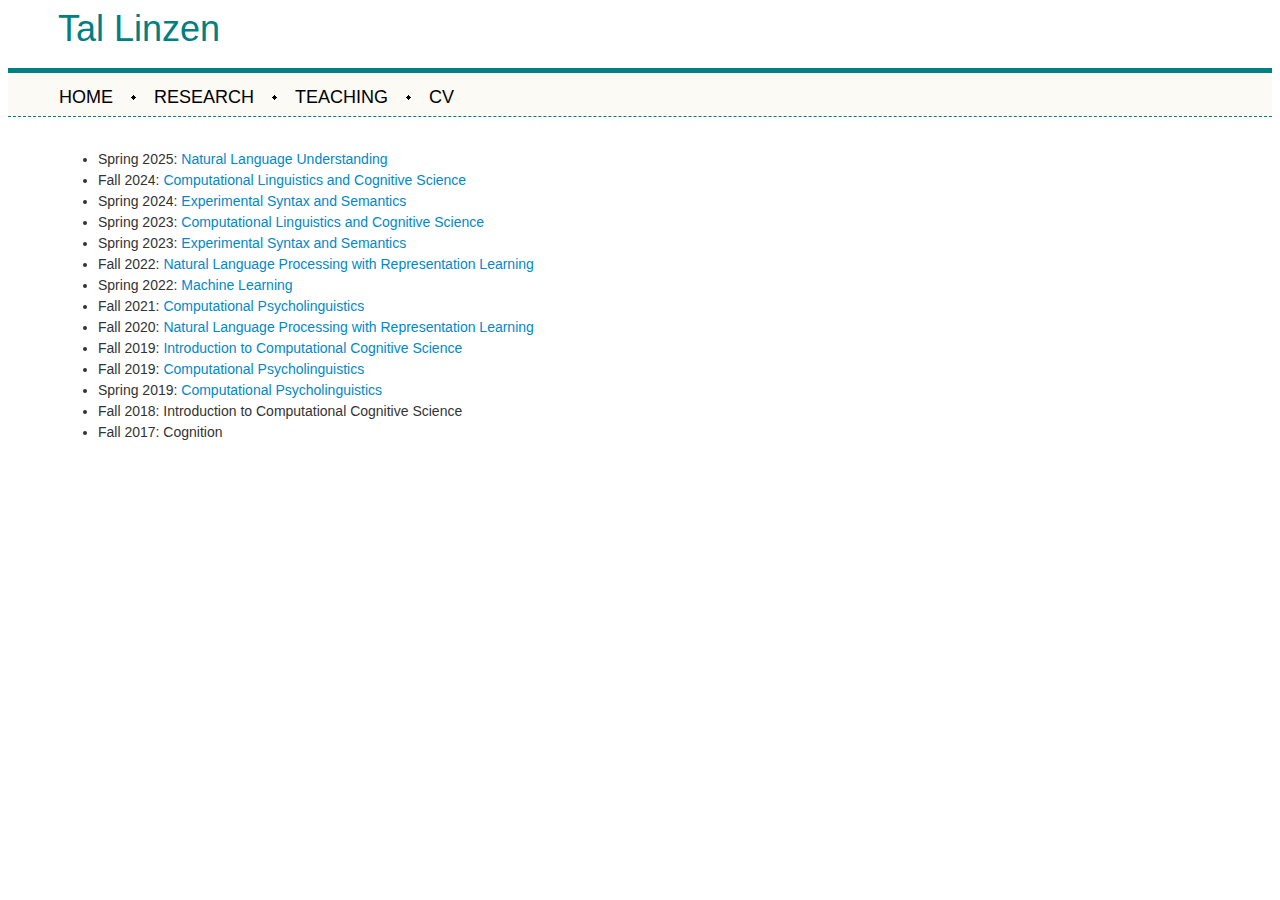
<file: teaching.html>
<html>
<head>
    <meta name="viewport" content="width=device-width, initial-scale=1.0">
    <link rel="stylesheet" href="/media/css/style.css">
    <title>Tal Linzen</title>
</head>
<body>
    <p id="myname">Tal Linzen</p>
    <ul id="navbar">
          <li id="home"><a href="/" title="Home">Home</a></li>
          <li id="research"><a href="/research.html" title="Research">Research</a></li>
          <li id="teaching"><a href="/teaching.html" title="Teaching">Teaching</a></li>
          <li id="cv"><a href="/media/tal_linzen_cv.pdf" title="CV">CV</a></li>
    </ul>
<div class="small_inset">
    <div class="textblock">
        <ul>
            <li> Spring 2025: <a href="https://docs.google.com/document/d/1krk-O-ZXL04qS5Q7Bt38P4IHRf1QEiXkw_NbUqMu9RU/edit?tab=t.0#heading=h.tnsv6sndx97t">Natural Language Understanding</a></li>
            <li> Fall 2024: <a href="https://docs.google.com/document/d/1pFQpPkwG0PpVJCXsdrwb_51rWv8k-82_O1ccqXOFRvg/edit#heading=h.tnsv6sndx97t">Computational Linguistics and Cognitive Science</a></li>
            <li> Spring 2024: <a href="https://docs.google.com/document/d/1oJpBGOpn9t0F-7N0t1R8IgaTFPaKZ66RbCjhmuYvVKQ/edit#heading=h.gjdgxs">Experimental Syntax and Semantics</a></li>
            <li> Spring 2023: <a href="https://docs.google.com/document/d/1oMOFApy-hypHASGc7hoRQwFr9Y_Mt4CEPcleUpp7pE8/edit#heading=h.tnsv6sndx97t">Computational Linguistics and Cognitive Science</a></li>
            <li> Spring 2023: <a href="https://docs.google.com/document/d/13hIWwhdTeCcUjl7cjMWbo-MX1_y5Y-g8Qv9iaijRuJ4/edit#heading=h.gjdgxs">Experimental Syntax and Semantics</a></li>
            <li> Fall 2022: <a href="https://docs.google.com/document/d/14ptZD2c--uX6n3y_fGGbZ4OO_3xzgvUrfAIE8T4g-9s/edit#">Natural Language Processing with Representation Learning</a></li>
            <li> Spring 2022: <a href="https://nyu-ds1003.github.io/spring2022/#home">Machine Learning</a></li>
            <li> Fall 2021: <a href="https://docs.google.com/document/d/1SySsIo9uqB529ftZwdbDmqfoOURx4fvlB4pkaSwVqns/edit">Computational Psycholinguistics</a></li>
            <li> Fall 2020: <a href="https://docs.google.com/document/d/1xelBTEAzqmjNXj5revi8N8R7TKy4aG7AtZfFrwO1sRs/edit">Natural Language Processing with Representation Learning</a></li>
            <li> Fall 2019: <a href="/media/teaching/intro_ccs_fall_2019.html">Introduction to Computational Cognitive Science</a></li>
            <li> Fall 2019: <a href="/media/teaching/cpl_fall_2019.html">Computational Psycholinguistics</a></li>
            <li> Spring 2019: <a href="/media/teaching/cpl_spring_2019.html">Computational Psycholinguistics</a></li>
            <li> Fall 2018: Introduction to Computational Cognitive Science</li>
            <li> Fall 2017: Cognition</li>
        </ul>
    </div>

</div>

</body>
</html>
</file>
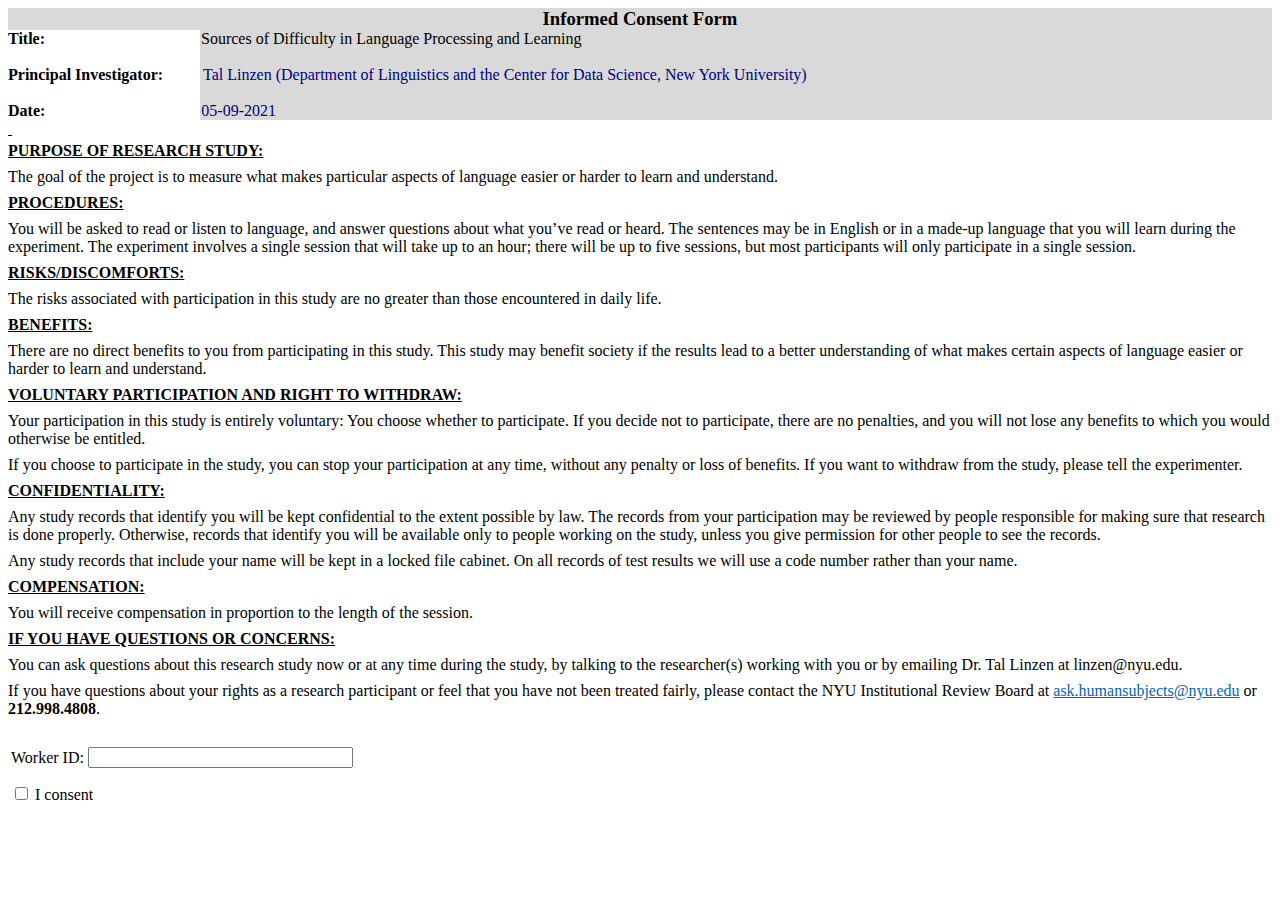
<file: media/sources_of_difficulty_informed_consent_online.html>
<html xmlns:v="urn:schemas-microsoft-com:vml"
xmlns:o="urn:schemas-microsoft-com:office:office"
xmlns:w="urn:schemas-microsoft-com:office:word"
xmlns:m="http://schemas.microsoft.com/office/2004/12/omml"
xmlns="http://www.w3.org/TR/REC-html40">

<head>
<meta http-equiv=Content-Type content="text/html; charset=utf-8">
<meta name=ProgId content=Word.Document>
<meta name=Generator content="Microsoft Word 15">
<meta name=Originator content="Microsoft Word 15">
<link rel=File-List
href="sources_of_difficulty_informed_consent.fld/filelist.xml">
<title>Consent Form: Sources of Difficulty in Language Processing and Learning</title>
<!--[if gte mso 9]><xml>
 <o:DocumentProperties>
  <o:Subject>Incorportated Dr. Cornblath Changes</o:Subject>
  <o:Author>Sandra Buckler</o:Author>
  <o:LastAuthor>Tal Linzen</o:LastAuthor>
  <o:Revision>5</o:Revision>
  <o:TotalTime>67</o:TotalTime>
  <o:LastPrinted>2011-03-14T14:34:00Z</o:LastPrinted>
  <o:Created>2021-05-21T14:52:00Z</o:Created>
  <o:LastSaved>2021-05-21T14:53:00Z</o:LastSaved>
  <o:Pages>1</o:Pages>
  <o:Words>455</o:Words>
  <o:Characters>2260</o:Characters>
  <o:Company> </o:Company>
  <o:Lines>68</o:Lines>
  <o:Paragraphs>30</o:Paragraphs>
  <o:CharactersWithSpaces>2685</o:CharactersWithSpaces>
  <o:Version>16.00</o:Version>
 </o:DocumentProperties>
 <o:OfficeDocumentSettings>
  <o:TargetScreenSize>800x600</o:TargetScreenSize>
 </o:OfficeDocumentSettings>
</xml><![endif]-->
<link rel=themeData
href="sources_of_difficulty_informed_consent.fld/themedata.thmx">
<link rel=colorSchemeMapping
href="sources_of_difficulty_informed_consent.fld/colorschememapping.xml">
<!--[if gte mso 9]><xml>
 <w:WordDocument>
  <w:SpellingState>Clean</w:SpellingState>
  <w:GrammarState>Clean</w:GrammarState>
  <w:TrackMoves>false</w:TrackMoves>
  <w:TrackFormatting/>
  <w:DoNotHyphenateCaps/>
  <w:PunctuationKerning/>
  <w:DisplayHorizontalDrawingGridEvery>0</w:DisplayHorizontalDrawingGridEvery>
  <w:DisplayVerticalDrawingGridEvery>0</w:DisplayVerticalDrawingGridEvery>
  <w:ValidateAgainstSchemas/>
  <w:SaveIfXMLInvalid>false</w:SaveIfXMLInvalid>
  <w:IgnoreMixedContent>false</w:IgnoreMixedContent>
  <w:AlwaysShowPlaceholderText>false</w:AlwaysShowPlaceholderText>
  <w:DoNotPromoteQF/>
  <w:LidThemeOther>EN-US</w:LidThemeOther>
  <w:LidThemeAsian>X-NONE</w:LidThemeAsian>
  <w:LidThemeComplexScript>HE</w:LidThemeComplexScript>
  <w:Compatibility>
   <w:WW6BorderRules/>
   <w:FootnoteLayoutLikeWW8/>
   <w:ShapeLayoutLikeWW8/>
   <w:AlignTablesRowByRow/>
   <w:ForgetLastTabAlignment/>
   <w:DoNotUseHTMLParagraphAutoSpacing/>
   <w:LayoutRawTableWidth/>
   <w:LayoutTableRowsApart/>
   <w:UseWord97LineBreakingRules/>
   <w:SnapToGridInCell/>
   <w:WrapTextWithPunct/>
   <w:UseAsianBreakRules/>
   <w:UseWord2002TableStyleRules/>
   <w:UseWord2010TableStyleRules/>
   <w:DontUseIndentAsNumberingTabStop/>
   <w:FELineBreak11/>
   <w:WW11IndentRules/>
   <w:DontAutofitConstrainedTables/>
   <w:AutofitLikeWW11/>
   <w:HangulWidthLikeWW11/>
   <w:UseNormalStyleForList/>
   <w:DontVertAlignCellWithSp/>
   <w:DontBreakConstrainedForcedTables/>
   <w:DontVertAlignInTxbx/>
   <w:Word11KerningPairs/>
   <w:CachedColBalance/>
  </w:Compatibility>
  <w:BrowserLevel>MicrosoftInternetExplorer4</w:BrowserLevel>
  <m:mathPr>
   <m:mathFont m:val="Cambria Math"/>
   <m:brkBin m:val="before"/>
   <m:brkBinSub m:val="&#45;-"/>
   <m:smallFrac m:val="off"/>
   <m:dispDef/>
   <m:lMargin m:val="0"/>
   <m:rMargin m:val="0"/>
   <m:defJc m:val="centerGroup"/>
   <m:wrapIndent m:val="1440"/>
   <m:intLim m:val="subSup"/>
   <m:naryLim m:val="undOvr"/>
  </m:mathPr></w:WordDocument>
</xml><![endif]--><!--[if gte mso 9]><xml>
 <w:LatentStyles DefLockedState="false" DefUnhideWhenUsed="false"
  DefSemiHidden="false" DefQFormat="false" DefPriority="99"
  LatentStyleCount="376">
  <w:LsdException Locked="false" Priority="0" QFormat="true" Name="Normal"/>
  <w:LsdException Locked="false" Priority="9" QFormat="true" Name="heading 1"/>
  <w:LsdException Locked="false" Priority="9" QFormat="true" Name="heading 2"/>
  <w:LsdException Locked="false" Priority="9" QFormat="true" Name="heading 3"/>
  <w:LsdException Locked="false" Priority="9" QFormat="true" Name="heading 4"/>
  <w:LsdException Locked="false" Priority="9" QFormat="true" Name="heading 5"/>
  <w:LsdException Locked="false" Priority="9" QFormat="true" Name="heading 6"/>
  <w:LsdException Locked="false" Priority="9" QFormat="true" Name="heading 7"/>
  <w:LsdException Locked="false" Priority="9" QFormat="true" Name="heading 8"/>
  <w:LsdException Locked="false" Priority="9" SemiHidden="true"
   UnhideWhenUsed="true" QFormat="true" Name="heading 9"/>
  <w:LsdException Locked="false" SemiHidden="true" UnhideWhenUsed="true"
   Name="index 1"/>
  <w:LsdException Locked="false" SemiHidden="true" UnhideWhenUsed="true"
   Name="index 2"/>
  <w:LsdException Locked="false" SemiHidden="true" UnhideWhenUsed="true"
   Name="index 3"/>
  <w:LsdException Locked="false" SemiHidden="true" UnhideWhenUsed="true"
   Name="index 4"/>
  <w:LsdException Locked="false" SemiHidden="true" UnhideWhenUsed="true"
   Name="index 5"/>
  <w:LsdException Locked="false" SemiHidden="true" UnhideWhenUsed="true"
   Name="index 6"/>
  <w:LsdException Locked="false" SemiHidden="true" UnhideWhenUsed="true"
   Name="index 7"/>
  <w:LsdException Locked="false" SemiHidden="true" UnhideWhenUsed="true"
   Name="index 8"/>
  <w:LsdException Locked="false" SemiHidden="true" UnhideWhenUsed="true"
   Name="index 9"/>
  <w:LsdException Locked="false" Priority="39" SemiHidden="true"
   UnhideWhenUsed="true" Name="toc 1"/>
  <w:LsdException Locked="false" Priority="39" SemiHidden="true"
   UnhideWhenUsed="true" Name="toc 2"/>
  <w:LsdException Locked="false" Priority="39" SemiHidden="true"
   UnhideWhenUsed="true" Name="toc 3"/>
  <w:LsdException Locked="false" Priority="39" SemiHidden="true"
   UnhideWhenUsed="true" Name="toc 4"/>
  <w:LsdException Locked="false" Priority="39" SemiHidden="true"
   UnhideWhenUsed="true" Name="toc 5"/>
  <w:LsdException Locked="false" Priority="39" SemiHidden="true"
   UnhideWhenUsed="true" Name="toc 6"/>
  <w:LsdException Locked="false" Priority="39" SemiHidden="true"
   UnhideWhenUsed="true" Name="toc 7"/>
  <w:LsdException Locked="false" Priority="39" SemiHidden="true"
   UnhideWhenUsed="true" Name="toc 8"/>
  <w:LsdException Locked="false" Priority="39" SemiHidden="true"
   UnhideWhenUsed="true" Name="toc 9"/>
  <w:LsdException Locked="false" SemiHidden="true" UnhideWhenUsed="true"
   Name="Normal Indent"/>
  <w:LsdException Locked="false" SemiHidden="true" UnhideWhenUsed="true"
   Name="footnote text"/>
  <w:LsdException Locked="false" SemiHidden="true" UnhideWhenUsed="true"
   Name="annotation text"/>
  <w:LsdException Locked="false" SemiHidden="true" UnhideWhenUsed="true"
   Name="header"/>
  <w:LsdException Locked="false" SemiHidden="true" UnhideWhenUsed="true"
   Name="footer"/>
  <w:LsdException Locked="false" SemiHidden="true" UnhideWhenUsed="true"
   Name="index heading"/>
  <w:LsdException Locked="false" Priority="35" SemiHidden="true"
   UnhideWhenUsed="true" QFormat="true" Name="caption"/>
  <w:LsdException Locked="false" SemiHidden="true" UnhideWhenUsed="true"
   Name="table of figures"/>
  <w:LsdException Locked="false" SemiHidden="true" UnhideWhenUsed="true"
   Name="envelope address"/>
  <w:LsdException Locked="false" SemiHidden="true" UnhideWhenUsed="true"
   Name="envelope return"/>
  <w:LsdException Locked="false" SemiHidden="true" UnhideWhenUsed="true"
   Name="footnote reference"/>
  <w:LsdException Locked="false" SemiHidden="true" UnhideWhenUsed="true"
   Name="annotation reference"/>
  <w:LsdException Locked="false" SemiHidden="true" UnhideWhenUsed="true"
   Name="line number"/>
  <w:LsdException Locked="false" SemiHidden="true" UnhideWhenUsed="true"
   Name="page number"/>
  <w:LsdException Locked="false" SemiHidden="true" UnhideWhenUsed="true"
   Name="endnote reference"/>
  <w:LsdException Locked="false" SemiHidden="true" UnhideWhenUsed="true"
   Name="endnote text"/>
  <w:LsdException Locked="false" SemiHidden="true" UnhideWhenUsed="true"
   Name="table of authorities"/>
  <w:LsdException Locked="false" SemiHidden="true" UnhideWhenUsed="true"
   Name="macro"/>
  <w:LsdException Locked="false" SemiHidden="true" UnhideWhenUsed="true"
   Name="toa heading"/>
  <w:LsdException Locked="false" SemiHidden="true" UnhideWhenUsed="true"
   Name="List"/>
  <w:LsdException Locked="false" SemiHidden="true" UnhideWhenUsed="true"
   Name="List Bullet"/>
  <w:LsdException Locked="false" SemiHidden="true" UnhideWhenUsed="true"
   Name="List Number"/>
  <w:LsdException Locked="false" SemiHidden="true" UnhideWhenUsed="true"
   Name="List 2"/>
  <w:LsdException Locked="false" SemiHidden="true" UnhideWhenUsed="true"
   Name="List 3"/>
  <w:LsdException Locked="false" SemiHidden="true" UnhideWhenUsed="true"
   Name="List 4"/>
  <w:LsdException Locked="false" SemiHidden="true" UnhideWhenUsed="true"
   Name="List 5"/>
  <w:LsdException Locked="false" SemiHidden="true" UnhideWhenUsed="true"
   Name="List Bullet 2"/>
  <w:LsdException Locked="false" SemiHidden="true" UnhideWhenUsed="true"
   Name="List Bullet 3"/>
  <w:LsdException Locked="false" SemiHidden="true" UnhideWhenUsed="true"
   Name="List Bullet 4"/>
  <w:LsdException Locked="false" SemiHidden="true" UnhideWhenUsed="true"
   Name="List Bullet 5"/>
  <w:LsdException Locked="false" SemiHidden="true" UnhideWhenUsed="true"
   Name="List Number 2"/>
  <w:LsdException Locked="false" SemiHidden="true" UnhideWhenUsed="true"
   Name="List Number 3"/>
  <w:LsdException Locked="false" SemiHidden="true" UnhideWhenUsed="true"
   Name="List Number 4"/>
  <w:LsdException Locked="false" SemiHidden="true" UnhideWhenUsed="true"
   Name="List Number 5"/>
  <w:LsdException Locked="false" Priority="10" QFormat="true" Name="Title"/>
  <w:LsdException Locked="false" SemiHidden="true" UnhideWhenUsed="true"
   Name="Closing"/>
  <w:LsdException Locked="false" SemiHidden="true" UnhideWhenUsed="true"
   Name="Signature"/>
  <w:LsdException Locked="false" Priority="0" SemiHidden="true"
   UnhideWhenUsed="true" Name="Default Paragraph Font"/>
  <w:LsdException Locked="false" SemiHidden="true" UnhideWhenUsed="true"
   Name="Body Text"/>
  <w:LsdException Locked="false" SemiHidden="true" UnhideWhenUsed="true"
   Name="Body Text Indent"/>
  <w:LsdException Locked="false" SemiHidden="true" UnhideWhenUsed="true"
   Name="List Continue"/>
  <w:LsdException Locked="false" SemiHidden="true" UnhideWhenUsed="true"
   Name="List Continue 2"/>
  <w:LsdException Locked="false" SemiHidden="true" UnhideWhenUsed="true"
   Name="List Continue 3"/>
  <w:LsdException Locked="false" SemiHidden="true" UnhideWhenUsed="true"
   Name="List Continue 4"/>
  <w:LsdException Locked="false" SemiHidden="true" UnhideWhenUsed="true"
   Name="List Continue 5"/>
  <w:LsdException Locked="false" SemiHidden="true" UnhideWhenUsed="true"
   Name="Message Header"/>
  <w:LsdException Locked="false" Priority="11" QFormat="true" Name="Subtitle"/>
  <w:LsdException Locked="false" SemiHidden="true" UnhideWhenUsed="true"
   Name="Salutation"/>
  <w:LsdException Locked="false" SemiHidden="true" UnhideWhenUsed="true"
   Name="Date"/>
  <w:LsdException Locked="false" SemiHidden="true" UnhideWhenUsed="true"
   Name="Body Text First Indent"/>
  <w:LsdException Locked="false" SemiHidden="true" UnhideWhenUsed="true"
   Name="Body Text First Indent 2"/>
  <w:LsdException Locked="false" SemiHidden="true" UnhideWhenUsed="true"
   Name="Note Heading"/>
  <w:LsdException Locked="false" SemiHidden="true" UnhideWhenUsed="true"
   Name="Body Text 2"/>
  <w:LsdException Locked="false" SemiHidden="true" UnhideWhenUsed="true"
   Name="Body Text 3"/>
  <w:LsdException Locked="false" SemiHidden="true" UnhideWhenUsed="true"
   Name="Body Text Indent 2"/>
  <w:LsdException Locked="false" SemiHidden="true" UnhideWhenUsed="true"
   Name="Body Text Indent 3"/>
  <w:LsdException Locked="false" SemiHidden="true" UnhideWhenUsed="true"
   Name="Block Text"/>
  <w:LsdException Locked="false" SemiHidden="true" UnhideWhenUsed="true"
   Name="Hyperlink"/>
  <w:LsdException Locked="false" SemiHidden="true" UnhideWhenUsed="true"
   Name="FollowedHyperlink"/>
  <w:LsdException Locked="false" Priority="22" QFormat="true" Name="Strong"/>
  <w:LsdException Locked="false" Priority="20" QFormat="true" Name="Emphasis"/>
  <w:LsdException Locked="false" SemiHidden="true" UnhideWhenUsed="true"
   Name="Document Map"/>
  <w:LsdException Locked="false" SemiHidden="true" UnhideWhenUsed="true"
   Name="Plain Text"/>
  <w:LsdException Locked="false" SemiHidden="true" UnhideWhenUsed="true"
   Name="E-mail Signature"/>
  <w:LsdException Locked="false" SemiHidden="true" UnhideWhenUsed="true"
   Name="HTML Top of Form"/>
  <w:LsdException Locked="false" SemiHidden="true" UnhideWhenUsed="true"
   Name="HTML Bottom of Form"/>
  <w:LsdException Locked="false" SemiHidden="true" UnhideWhenUsed="true"
   Name="Normal (Web)"/>
  <w:LsdException Locked="false" SemiHidden="true" UnhideWhenUsed="true"
   Name="HTML Acronym"/>
  <w:LsdException Locked="false" SemiHidden="true" UnhideWhenUsed="true"
   Name="HTML Address"/>
  <w:LsdException Locked="false" SemiHidden="true" UnhideWhenUsed="true"
   Name="HTML Cite"/>
  <w:LsdException Locked="false" SemiHidden="true" UnhideWhenUsed="true"
   Name="HTML Code"/>
  <w:LsdException Locked="false" SemiHidden="true" UnhideWhenUsed="true"
   Name="HTML Definition"/>
  <w:LsdException Locked="false" SemiHidden="true" UnhideWhenUsed="true"
   Name="HTML Keyboard"/>
  <w:LsdException Locked="false" SemiHidden="true" UnhideWhenUsed="true"
   Name="HTML Preformatted"/>
  <w:LsdException Locked="false" SemiHidden="true" UnhideWhenUsed="true"
   Name="HTML Sample"/>
  <w:LsdException Locked="false" SemiHidden="true" UnhideWhenUsed="true"
   Name="HTML Typewriter"/>
  <w:LsdException Locked="false" SemiHidden="true" UnhideWhenUsed="true"
   Name="HTML Variable"/>
  <w:LsdException Locked="false" SemiHidden="true" UnhideWhenUsed="true"
   Name="Normal Table"/>
  <w:LsdException Locked="false" SemiHidden="true" UnhideWhenUsed="true"
   Name="annotation subject"/>
  <w:LsdException Locked="false" Priority="0" SemiHidden="true"
   UnhideWhenUsed="true" Name="No List"/>
  <w:LsdException Locked="false" SemiHidden="true" UnhideWhenUsed="true"
   Name="Outline List 1"/>
  <w:LsdException Locked="false" SemiHidden="true" UnhideWhenUsed="true"
   Name="Outline List 2"/>
  <w:LsdException Locked="false" SemiHidden="true" UnhideWhenUsed="true"
   Name="Outline List 3"/>
  <w:LsdException Locked="false" SemiHidden="true" UnhideWhenUsed="true"
   Name="Table Simple 1"/>
  <w:LsdException Locked="false" SemiHidden="true" UnhideWhenUsed="true"
   Name="Table Simple 2"/>
  <w:LsdException Locked="false" SemiHidden="true" UnhideWhenUsed="true"
   Name="Table Simple 3"/>
  <w:LsdException Locked="false" SemiHidden="true" UnhideWhenUsed="true"
   Name="Table Classic 1"/>
  <w:LsdException Locked="false" SemiHidden="true" UnhideWhenUsed="true"
   Name="Table Classic 2"/>
  <w:LsdException Locked="false" SemiHidden="true" UnhideWhenUsed="true"
   Name="Table Classic 3"/>
  <w:LsdException Locked="false" SemiHidden="true" UnhideWhenUsed="true"
   Name="Table Classic 4"/>
  <w:LsdException Locked="false" SemiHidden="true" UnhideWhenUsed="true"
   Name="Table Colorful 1"/>
  <w:LsdException Locked="false" SemiHidden="true" UnhideWhenUsed="true"
   Name="Table Colorful 2"/>
  <w:LsdException Locked="false" SemiHidden="true" UnhideWhenUsed="true"
   Name="Table Colorful 3"/>
  <w:LsdException Locked="false" SemiHidden="true" UnhideWhenUsed="true"
   Name="Table Columns 1"/>
  <w:LsdException Locked="false" SemiHidden="true" UnhideWhenUsed="true"
   Name="Table Columns 2"/>
  <w:LsdException Locked="false" SemiHidden="true" UnhideWhenUsed="true"
   Name="Table Columns 3"/>
  <w:LsdException Locked="false" SemiHidden="true" UnhideWhenUsed="true"
   Name="Table Columns 4"/>
  <w:LsdException Locked="false" SemiHidden="true" UnhideWhenUsed="true"
   Name="Table Columns 5"/>
  <w:LsdException Locked="false" SemiHidden="true" UnhideWhenUsed="true"
   Name="Table Grid 1"/>
  <w:LsdException Locked="false" SemiHidden="true" UnhideWhenUsed="true"
   Name="Table Grid 2"/>
  <w:LsdException Locked="false" SemiHidden="true" UnhideWhenUsed="true"
   Name="Table Grid 3"/>
  <w:LsdException Locked="false" SemiHidden="true" UnhideWhenUsed="true"
   Name="Table Grid 4"/>
  <w:LsdException Locked="false" SemiHidden="true" UnhideWhenUsed="true"
   Name="Table Grid 5"/>
  <w:LsdException Locked="false" SemiHidden="true" UnhideWhenUsed="true"
   Name="Table Grid 6"/>
  <w:LsdException Locked="false" SemiHidden="true" UnhideWhenUsed="true"
   Name="Table Grid 7"/>
  <w:LsdException Locked="false" SemiHidden="true" UnhideWhenUsed="true"
   Name="Table Grid 8"/>
  <w:LsdException Locked="false" SemiHidden="true" UnhideWhenUsed="true"
   Name="Table List 1"/>
  <w:LsdException Locked="false" SemiHidden="true" UnhideWhenUsed="true"
   Name="Table List 2"/>
  <w:LsdException Locked="false" SemiHidden="true" UnhideWhenUsed="true"
   Name="Table List 3"/>
  <w:LsdException Locked="false" SemiHidden="true" UnhideWhenUsed="true"
   Name="Table List 4"/>
  <w:LsdException Locked="false" SemiHidden="true" UnhideWhenUsed="true"
   Name="Table List 5"/>
  <w:LsdException Locked="false" SemiHidden="true" UnhideWhenUsed="true"
   Name="Table List 6"/>
  <w:LsdException Locked="false" SemiHidden="true" UnhideWhenUsed="true"
   Name="Table List 7"/>
  <w:LsdException Locked="false" SemiHidden="true" UnhideWhenUsed="true"
   Name="Table List 8"/>
  <w:LsdException Locked="false" SemiHidden="true" UnhideWhenUsed="true"
   Name="Table 3D effects 1"/>
  <w:LsdException Locked="false" SemiHidden="true" UnhideWhenUsed="true"
   Name="Table 3D effects 2"/>
  <w:LsdException Locked="false" SemiHidden="true" UnhideWhenUsed="true"
   Name="Table 3D effects 3"/>
  <w:LsdException Locked="false" SemiHidden="true" UnhideWhenUsed="true"
   Name="Table Contemporary"/>
  <w:LsdException Locked="false" SemiHidden="true" UnhideWhenUsed="true"
   Name="Table Elegant"/>
  <w:LsdException Locked="false" SemiHidden="true" UnhideWhenUsed="true"
   Name="Table Professional"/>
  <w:LsdException Locked="false" SemiHidden="true" UnhideWhenUsed="true"
   Name="Table Subtle 1"/>
  <w:LsdException Locked="false" SemiHidden="true" UnhideWhenUsed="true"
   Name="Table Subtle 2"/>
  <w:LsdException Locked="false" SemiHidden="true" UnhideWhenUsed="true"
   Name="Table Web 1"/>
  <w:LsdException Locked="false" SemiHidden="true" UnhideWhenUsed="true"
   Name="Table Web 2"/>
  <w:LsdException Locked="false" SemiHidden="true" UnhideWhenUsed="true"
   Name="Table Web 3"/>
  <w:LsdException Locked="false" SemiHidden="true" UnhideWhenUsed="true"
   Name="Balloon Text"/>
  <w:LsdException Locked="false" Priority="59" Name="Table Grid"/>
  <w:LsdException Locked="false" SemiHidden="true" UnhideWhenUsed="true"
   Name="Table Theme"/>
  <w:LsdException Locked="false" SemiHidden="true" Name="Placeholder Text"/>
  <w:LsdException Locked="false" Priority="1" QFormat="true" Name="No Spacing"/>
  <w:LsdException Locked="false" Priority="60" Name="Light Shading"/>
  <w:LsdException Locked="false" Priority="61" Name="Light List"/>
  <w:LsdException Locked="false" Priority="62" Name="Light Grid"/>
  <w:LsdException Locked="false" Priority="63" Name="Medium Shading 1"/>
  <w:LsdException Locked="false" Priority="64" Name="Medium Shading 2"/>
  <w:LsdException Locked="false" Priority="65" Name="Medium List 1"/>
  <w:LsdException Locked="false" Priority="66" Name="Medium List 2"/>
  <w:LsdException Locked="false" Priority="67" Name="Medium Grid 1"/>
  <w:LsdException Locked="false" Priority="68" Name="Medium Grid 2"/>
  <w:LsdException Locked="false" Priority="69" Name="Medium Grid 3"/>
  <w:LsdException Locked="false" Priority="70" Name="Dark List"/>
  <w:LsdException Locked="false" Priority="71" Name="Colorful Shading"/>
  <w:LsdException Locked="false" Priority="72" Name="Colorful List"/>
  <w:LsdException Locked="false" Priority="73" Name="Colorful Grid"/>
  <w:LsdException Locked="false" Priority="60" Name="Light Shading Accent 1"/>
  <w:LsdException Locked="false" Priority="61" Name="Light List Accent 1"/>
  <w:LsdException Locked="false" Priority="62" Name="Light Grid Accent 1"/>
  <w:LsdException Locked="false" Priority="63" Name="Medium Shading 1 Accent 1"/>
  <w:LsdException Locked="false" Priority="64" Name="Medium Shading 2 Accent 1"/>
  <w:LsdException Locked="false" Priority="65" Name="Medium List 1 Accent 1"/>
  <w:LsdException Locked="false" SemiHidden="true" Name="Revision"/>
  <w:LsdException Locked="false" Priority="34" QFormat="true"
   Name="List Paragraph"/>
  <w:LsdException Locked="false" Priority="29" QFormat="true" Name="Quote"/>
  <w:LsdException Locked="false" Priority="30" QFormat="true"
   Name="Intense Quote"/>
  <w:LsdException Locked="false" Priority="66" Name="Medium List 2 Accent 1"/>
  <w:LsdException Locked="false" Priority="67" Name="Medium Grid 1 Accent 1"/>
  <w:LsdException Locked="false" Priority="68" Name="Medium Grid 2 Accent 1"/>
  <w:LsdException Locked="false" Priority="69" Name="Medium Grid 3 Accent 1"/>
  <w:LsdException Locked="false" Priority="70" Name="Dark List Accent 1"/>
  <w:LsdException Locked="false" Priority="71" Name="Colorful Shading Accent 1"/>
  <w:LsdException Locked="false" Priority="72" Name="Colorful List Accent 1"/>
  <w:LsdException Locked="false" Priority="73" Name="Colorful Grid Accent 1"/>
  <w:LsdException Locked="false" Priority="60" Name="Light Shading Accent 2"/>
  <w:LsdException Locked="false" Priority="61" Name="Light List Accent 2"/>
  <w:LsdException Locked="false" Priority="62" Name="Light Grid Accent 2"/>
  <w:LsdException Locked="false" Priority="63" Name="Medium Shading 1 Accent 2"/>
  <w:LsdException Locked="false" Priority="64" Name="Medium Shading 2 Accent 2"/>
  <w:LsdException Locked="false" Priority="65" Name="Medium List 1 Accent 2"/>
  <w:LsdException Locked="false" Priority="66" Name="Medium List 2 Accent 2"/>
  <w:LsdException Locked="false" Priority="67" Name="Medium Grid 1 Accent 2"/>
  <w:LsdException Locked="false" Priority="68" Name="Medium Grid 2 Accent 2"/>
  <w:LsdException Locked="false" Priority="69" Name="Medium Grid 3 Accent 2"/>
  <w:LsdException Locked="false" Priority="70" Name="Dark List Accent 2"/>
  <w:LsdException Locked="false" Priority="71" Name="Colorful Shading Accent 2"/>
  <w:LsdException Locked="false" Priority="72" Name="Colorful List Accent 2"/>
  <w:LsdException Locked="false" Priority="73" Name="Colorful Grid Accent 2"/>
  <w:LsdException Locked="false" Priority="60" Name="Light Shading Accent 3"/>
  <w:LsdException Locked="false" Priority="61" Name="Light List Accent 3"/>
  <w:LsdException Locked="false" Priority="62" Name="Light Grid Accent 3"/>
  <w:LsdException Locked="false" Priority="63" Name="Medium Shading 1 Accent 3"/>
  <w:LsdException Locked="false" Priority="64" Name="Medium Shading 2 Accent 3"/>
  <w:LsdException Locked="false" Priority="65" Name="Medium List 1 Accent 3"/>
  <w:LsdException Locked="false" Priority="66" Name="Medium List 2 Accent 3"/>
  <w:LsdException Locked="false" Priority="67" Name="Medium Grid 1 Accent 3"/>
  <w:LsdException Locked="false" Priority="68" Name="Medium Grid 2 Accent 3"/>
  <w:LsdException Locked="false" Priority="69" Name="Medium Grid 3 Accent 3"/>
  <w:LsdException Locked="false" Priority="70" Name="Dark List Accent 3"/>
  <w:LsdException Locked="false" Priority="71" Name="Colorful Shading Accent 3"/>
  <w:LsdException Locked="false" Priority="72" Name="Colorful List Accent 3"/>
  <w:LsdException Locked="false" Priority="73" Name="Colorful Grid Accent 3"/>
  <w:LsdException Locked="false" Priority="60" Name="Light Shading Accent 4"/>
  <w:LsdException Locked="false" Priority="61" Name="Light List Accent 4"/>
  <w:LsdException Locked="false" Priority="62" Name="Light Grid Accent 4"/>
  <w:LsdException Locked="false" Priority="63" Name="Medium Shading 1 Accent 4"/>
  <w:LsdException Locked="false" Priority="64" Name="Medium Shading 2 Accent 4"/>
  <w:LsdException Locked="false" Priority="65" Name="Medium List 1 Accent 4"/>
  <w:LsdException Locked="false" Priority="66" Name="Medium List 2 Accent 4"/>
  <w:LsdException Locked="false" Priority="67" Name="Medium Grid 1 Accent 4"/>
  <w:LsdException Locked="false" Priority="68" Name="Medium Grid 2 Accent 4"/>
  <w:LsdException Locked="false" Priority="69" Name="Medium Grid 3 Accent 4"/>
  <w:LsdException Locked="false" Priority="70" Name="Dark List Accent 4"/>
  <w:LsdException Locked="false" Priority="71" Name="Colorful Shading Accent 4"/>
  <w:LsdException Locked="false" Priority="72" Name="Colorful List Accent 4"/>
  <w:LsdException Locked="false" Priority="73" Name="Colorful Grid Accent 4"/>
  <w:LsdException Locked="false" Priority="60" Name="Light Shading Accent 5"/>
  <w:LsdException Locked="false" Priority="61" Name="Light List Accent 5"/>
  <w:LsdException Locked="false" Priority="62" Name="Light Grid Accent 5"/>
  <w:LsdException Locked="false" Priority="63" Name="Medium Shading 1 Accent 5"/>
  <w:LsdException Locked="false" Priority="64" Name="Medium Shading 2 Accent 5"/>
  <w:LsdException Locked="false" Priority="65" Name="Medium List 1 Accent 5"/>
  <w:LsdException Locked="false" Priority="66" Name="Medium List 2 Accent 5"/>
  <w:LsdException Locked="false" Priority="67" Name="Medium Grid 1 Accent 5"/>
  <w:LsdException Locked="false" Priority="68" Name="Medium Grid 2 Accent 5"/>
  <w:LsdException Locked="false" Priority="69" Name="Medium Grid 3 Accent 5"/>
  <w:LsdException Locked="false" Priority="70" Name="Dark List Accent 5"/>
  <w:LsdException Locked="false" Priority="71" Name="Colorful Shading Accent 5"/>
  <w:LsdException Locked="false" Priority="72" Name="Colorful List Accent 5"/>
  <w:LsdException Locked="false" Priority="73" Name="Colorful Grid Accent 5"/>
  <w:LsdException Locked="false" Priority="60" Name="Light Shading Accent 6"/>
  <w:LsdException Locked="false" Priority="61" Name="Light List Accent 6"/>
  <w:LsdException Locked="false" Priority="62" Name="Light Grid Accent 6"/>
  <w:LsdException Locked="false" Priority="63" Name="Medium Shading 1 Accent 6"/>
  <w:LsdException Locked="false" Priority="64" Name="Medium Shading 2 Accent 6"/>
  <w:LsdException Locked="false" Priority="65" Name="Medium List 1 Accent 6"/>
  <w:LsdException Locked="false" Priority="66" Name="Medium List 2 Accent 6"/>
  <w:LsdException Locked="false" Priority="67" Name="Medium Grid 1 Accent 6"/>
  <w:LsdException Locked="false" Priority="68" Name="Medium Grid 2 Accent 6"/>
  <w:LsdException Locked="false" Priority="69" Name="Medium Grid 3 Accent 6"/>
  <w:LsdException Locked="false" Priority="70" Name="Dark List Accent 6"/>
  <w:LsdException Locked="false" Priority="71" Name="Colorful Shading Accent 6"/>
  <w:LsdException Locked="false" Priority="72" Name="Colorful List Accent 6"/>
  <w:LsdException Locked="false" Priority="73" Name="Colorful Grid Accent 6"/>
  <w:LsdException Locked="false" Priority="19" QFormat="true"
   Name="Subtle Emphasis"/>
  <w:LsdException Locked="false" Priority="21" QFormat="true"
   Name="Intense Emphasis"/>
  <w:LsdException Locked="false" Priority="31" QFormat="true"
   Name="Subtle Reference"/>
  <w:LsdException Locked="false" Priority="32" QFormat="true"
   Name="Intense Reference"/>
  <w:LsdException Locked="false" Priority="33" QFormat="true" Name="Book Title"/>
  <w:LsdException Locked="false" Priority="37" SemiHidden="true"
   UnhideWhenUsed="true" Name="Bibliography"/>
  <w:LsdException Locked="false" Priority="39" SemiHidden="true"
   UnhideWhenUsed="true" QFormat="true" Name="TOC Heading"/>
  <w:LsdException Locked="false" Priority="72" Name="Plain Table 1"/>
  <w:LsdException Locked="false" Priority="73" Name="Plain Table 2"/>
  <w:LsdException Locked="false" Priority="19" QFormat="true"
   Name="Plain Table 3"/>
  <w:LsdException Locked="false" Priority="21" QFormat="true"
   Name="Plain Table 4"/>
  <w:LsdException Locked="false" Priority="31" QFormat="true"
   Name="Plain Table 5"/>
  <w:LsdException Locked="false" Priority="32" QFormat="true"
   Name="Grid Table Light"/>
  <w:LsdException Locked="false" Priority="33" QFormat="true"
   Name="Grid Table 1 Light"/>
  <w:LsdException Locked="false" Priority="37" SemiHidden="true"
   UnhideWhenUsed="true" Name="Grid Table 2"/>
  <w:LsdException Locked="false" Priority="39" SemiHidden="true"
   UnhideWhenUsed="true" QFormat="true" Name="Grid Table 3"/>
  <w:LsdException Locked="false" Priority="49" Name="Grid Table 4"/>
  <w:LsdException Locked="false" Priority="50" Name="Grid Table 5 Dark"/>
  <w:LsdException Locked="false" Priority="51" Name="Grid Table 6 Colorful"/>
  <w:LsdException Locked="false" Priority="52" Name="Grid Table 7 Colorful"/>
  <w:LsdException Locked="false" Priority="46"
   Name="Grid Table 1 Light Accent 1"/>
  <w:LsdException Locked="false" Priority="47" Name="Grid Table 2 Accent 1"/>
  <w:LsdException Locked="false" Priority="48" Name="Grid Table 3 Accent 1"/>
  <w:LsdException Locked="false" Priority="49" Name="Grid Table 4 Accent 1"/>
  <w:LsdException Locked="false" Priority="50" Name="Grid Table 5 Dark Accent 1"/>
  <w:LsdException Locked="false" Priority="51"
   Name="Grid Table 6 Colorful Accent 1"/>
  <w:LsdException Locked="false" Priority="52"
   Name="Grid Table 7 Colorful Accent 1"/>
  <w:LsdException Locked="false" Priority="46"
   Name="Grid Table 1 Light Accent 2"/>
  <w:LsdException Locked="false" Priority="47" Name="Grid Table 2 Accent 2"/>
  <w:LsdException Locked="false" Priority="48" Name="Grid Table 3 Accent 2"/>
  <w:LsdException Locked="false" Priority="49" Name="Grid Table 4 Accent 2"/>
  <w:LsdException Locked="false" Priority="50" Name="Grid Table 5 Dark Accent 2"/>
  <w:LsdException Locked="false" Priority="51"
   Name="Grid Table 6 Colorful Accent 2"/>
  <w:LsdException Locked="false" Priority="52"
   Name="Grid Table 7 Colorful Accent 2"/>
  <w:LsdException Locked="false" Priority="46"
   Name="Grid Table 1 Light Accent 3"/>
  <w:LsdException Locked="false" Priority="47" Name="Grid Table 2 Accent 3"/>
  <w:LsdException Locked="false" Priority="48" Name="Grid Table 3 Accent 3"/>
  <w:LsdException Locked="false" Priority="49" Name="Grid Table 4 Accent 3"/>
  <w:LsdException Locked="false" Priority="50" Name="Grid Table 5 Dark Accent 3"/>
  <w:LsdException Locked="false" Priority="51"
   Name="Grid Table 6 Colorful Accent 3"/>
  <w:LsdException Locked="false" Priority="52"
   Name="Grid Table 7 Colorful Accent 3"/>
  <w:LsdException Locked="false" Priority="46"
   Name="Grid Table 1 Light Accent 4"/>
  <w:LsdException Locked="false" Priority="47" Name="Grid Table 2 Accent 4"/>
  <w:LsdException Locked="false" Priority="48" Name="Grid Table 3 Accent 4"/>
  <w:LsdException Locked="false" Priority="49" Name="Grid Table 4 Accent 4"/>
  <w:LsdException Locked="false" Priority="50" Name="Grid Table 5 Dark Accent 4"/>
  <w:LsdException Locked="false" Priority="51"
   Name="Grid Table 6 Colorful Accent 4"/>
  <w:LsdException Locked="false" Priority="52"
   Name="Grid Table 7 Colorful Accent 4"/>
  <w:LsdException Locked="false" Priority="46"
   Name="Grid Table 1 Light Accent 5"/>
  <w:LsdException Locked="false" Priority="47" Name="Grid Table 2 Accent 5"/>
  <w:LsdException Locked="false" Priority="48" Name="Grid Table 3 Accent 5"/>
  <w:LsdException Locked="false" Priority="49" Name="Grid Table 4 Accent 5"/>
  <w:LsdException Locked="false" Priority="50" Name="Grid Table 5 Dark Accent 5"/>
  <w:LsdException Locked="false" Priority="51"
   Name="Grid Table 6 Colorful Accent 5"/>
  <w:LsdException Locked="false" Priority="52"
   Name="Grid Table 7 Colorful Accent 5"/>
  <w:LsdException Locked="false" Priority="46"
   Name="Grid Table 1 Light Accent 6"/>
  <w:LsdException Locked="false" Priority="47" Name="Grid Table 2 Accent 6"/>
  <w:LsdException Locked="false" Priority="48" Name="Grid Table 3 Accent 6"/>
  <w:LsdException Locked="false" Priority="49" Name="Grid Table 4 Accent 6"/>
  <w:LsdException Locked="false" Priority="50" Name="Grid Table 5 Dark Accent 6"/>
  <w:LsdException Locked="false" Priority="51"
   Name="Grid Table 6 Colorful Accent 6"/>
  <w:LsdException Locked="false" Priority="52"
   Name="Grid Table 7 Colorful Accent 6"/>
  <w:LsdException Locked="false" Priority="46" Name="List Table 1 Light"/>
  <w:LsdException Locked="false" Priority="47" Name="List Table 2"/>
  <w:LsdException Locked="false" Priority="48" Name="List Table 3"/>
  <w:LsdException Locked="false" Priority="49" Name="List Table 4"/>
  <w:LsdException Locked="false" Priority="50" Name="List Table 5 Dark"/>
  <w:LsdException Locked="false" Priority="51" Name="List Table 6 Colorful"/>
  <w:LsdException Locked="false" Priority="52" Name="List Table 7 Colorful"/>
  <w:LsdException Locked="false" Priority="46"
   Name="List Table 1 Light Accent 1"/>
  <w:LsdException Locked="false" Priority="47" Name="List Table 2 Accent 1"/>
  <w:LsdException Locked="false" Priority="48" Name="List Table 3 Accent 1"/>
  <w:LsdException Locked="false" Priority="49" Name="List Table 4 Accent 1"/>
  <w:LsdException Locked="false" Priority="50" Name="List Table 5 Dark Accent 1"/>
  <w:LsdException Locked="false" Priority="51"
   Name="List Table 6 Colorful Accent 1"/>
  <w:LsdException Locked="false" Priority="52"
   Name="List Table 7 Colorful Accent 1"/>
  <w:LsdException Locked="false" Priority="46"
   Name="List Table 1 Light Accent 2"/>
  <w:LsdException Locked="false" Priority="47" Name="List Table 2 Accent 2"/>
  <w:LsdException Locked="false" Priority="48" Name="List Table 3 Accent 2"/>
  <w:LsdException Locked="false" Priority="49" Name="List Table 4 Accent 2"/>
  <w:LsdException Locked="false" Priority="50" Name="List Table 5 Dark Accent 2"/>
  <w:LsdException Locked="false" Priority="51"
   Name="List Table 6 Colorful Accent 2"/>
  <w:LsdException Locked="false" Priority="52"
   Name="List Table 7 Colorful Accent 2"/>
  <w:LsdException Locked="false" Priority="46"
   Name="List Table 1 Light Accent 3"/>
  <w:LsdException Locked="false" Priority="47" Name="List Table 2 Accent 3"/>
  <w:LsdException Locked="false" Priority="48" Name="List Table 3 Accent 3"/>
  <w:LsdException Locked="false" Priority="49" Name="List Table 4 Accent 3"/>
  <w:LsdException Locked="false" Priority="50" Name="List Table 5 Dark Accent 3"/>
  <w:LsdException Locked="false" Priority="51"
   Name="List Table 6 Colorful Accent 3"/>
  <w:LsdException Locked="false" Priority="52"
   Name="List Table 7 Colorful Accent 3"/>
  <w:LsdException Locked="false" Priority="46"
   Name="List Table 1 Light Accent 4"/>
  <w:LsdException Locked="false" Priority="47" Name="List Table 2 Accent 4"/>
  <w:LsdException Locked="false" Priority="48" Name="List Table 3 Accent 4"/>
  <w:LsdException Locked="false" Priority="49" Name="List Table 4 Accent 4"/>
  <w:LsdException Locked="false" Priority="50" Name="List Table 5 Dark Accent 4"/>
  <w:LsdException Locked="false" Priority="51"
   Name="List Table 6 Colorful Accent 4"/>
  <w:LsdException Locked="false" Priority="52"
   Name="List Table 7 Colorful Accent 4"/>
  <w:LsdException Locked="false" Priority="46"
   Name="List Table 1 Light Accent 5"/>
  <w:LsdException Locked="false" Priority="47" Name="List Table 2 Accent 5"/>
  <w:LsdException Locked="false" Priority="48" Name="List Table 3 Accent 5"/>
  <w:LsdException Locked="false" Priority="49" Name="List Table 4 Accent 5"/>
  <w:LsdException Locked="false" Priority="50" Name="List Table 5 Dark Accent 5"/>
  <w:LsdException Locked="false" Priority="51"
   Name="List Table 6 Colorful Accent 5"/>
  <w:LsdException Locked="false" Priority="52"
   Name="List Table 7 Colorful Accent 5"/>
  <w:LsdException Locked="false" Priority="46"
   Name="List Table 1 Light Accent 6"/>
  <w:LsdException Locked="false" Priority="47" Name="List Table 2 Accent 6"/>
  <w:LsdException Locked="false" Priority="48" Name="List Table 3 Accent 6"/>
  <w:LsdException Locked="false" Priority="49" Name="List Table 4 Accent 6"/>
  <w:LsdException Locked="false" Priority="50" Name="List Table 5 Dark Accent 6"/>
  <w:LsdException Locked="false" Priority="51"
   Name="List Table 6 Colorful Accent 6"/>
  <w:LsdException Locked="false" Priority="52"
   Name="List Table 7 Colorful Accent 6"/>
  <w:LsdException Locked="false" SemiHidden="true" UnhideWhenUsed="true"
   Name="Mention"/>
  <w:LsdException Locked="false" SemiHidden="true" UnhideWhenUsed="true"
   Name="Smart Hyperlink"/>
  <w:LsdException Locked="false" SemiHidden="true" UnhideWhenUsed="true"
   Name="Hashtag"/>
  <w:LsdException Locked="false" SemiHidden="true" UnhideWhenUsed="true"
   Name="Unresolved Mention"/>
  <w:LsdException Locked="false" SemiHidden="true" UnhideWhenUsed="true"
   Name="Smart Link"/>
 </w:LatentStyles>
</xml><![endif]-->
<style>
<!--
 /* Font Definitions */
 @font-face
	{font-family:Wingdings;
	panose-1:5 0 0 0 0 0 0 0 0 0;
	mso-font-charset:77;
	mso-generic-font-family:decorative;
	mso-font-pitch:variable;
	mso-font-signature:3 0 0 0 -2147483647 0;}
@font-face
	{font-family:"Cambria Math";
	panose-1:2 4 5 3 5 4 6 3 2 4;
	mso-font-charset:0;
	mso-generic-font-family:roman;
	mso-font-pitch:variable;
	mso-font-signature:-536870145 1107305727 0 0 415 0;}
@font-face
	{font-family:Garamond;
	panose-1:2 2 4 4 3 3 1 1 8 3;
	mso-font-charset:0;
	mso-generic-font-family:roman;
	mso-font-pitch:variable;
	mso-font-signature:647 2 0 0 159 0;}
@font-face
	{font-family:Tahoma;
	panose-1:2 11 6 4 3 5 4 4 2 4;
	mso-font-charset:0;
	mso-generic-font-family:swiss;
	mso-font-pitch:variable;
	mso-font-signature:-520081665 -1073717157 41 0 66047 0;}
@font-face
	{font-family:HelveticaNeue;
	panose-1:2 0 5 3 0 0 0 2 0 4;
	mso-font-charset:0;
	mso-generic-font-family:auto;
	mso-font-pitch:variable;
	mso-font-signature:-452984065 1342208475 16 0 1 0;}
 /* Style Definitions */
 p.MsoNormal, li.MsoNormal, div.MsoNormal
	{mso-style-unhide:no;
	mso-style-qformat:yes;
	mso-style-parent:"";
	margin:0in;
	mso-pagination:widow-orphan;
	font-size:12.0pt;
	mso-bidi-font-size:10.0pt;
	font-family:"Garamond",serif;
	mso-fareast-font-family:"Times New Roman";
	mso-bidi-font-family:"Times New Roman";
	mso-ansi-language:EN-GB;
	mso-bidi-language:AR-SA;}
h1
	{mso-style-unhide:no;
	mso-style-qformat:yes;
	mso-style-next:Normal;
	margin:0in;
	text-align:center;
	mso-pagination:widow-orphan;
	page-break-after:avoid;
	mso-outline-level:1;
	font-size:14.0pt;
	font-family:"Garamond",serif;
	mso-font-kerning:0pt;
	mso-bidi-language:AR-SA;
	font-weight:normal;}
h2
	{mso-style-unhide:no;
	mso-style-qformat:yes;
	mso-style-next:Normal;
	margin:0in;
	text-align:center;
	mso-pagination:widow-orphan;
	page-break-after:avoid;
	mso-outline-level:2;
	font-size:12.0pt;
	font-family:"Garamond",serif;
	mso-bidi-language:AR-SA;
	font-weight:normal;}
h3
	{mso-style-unhide:no;
	mso-style-qformat:yes;
	mso-style-next:Normal;
	margin:0in;
	mso-pagination:widow-orphan;
	page-break-after:avoid;
	mso-outline-level:3;
	font-size:9.0pt;
	font-family:"Garamond",serif;
	mso-bidi-language:AR-SA;
	mso-bidi-font-weight:normal;}
h4
	{mso-style-unhide:no;
	mso-style-qformat:yes;
	mso-style-next:Normal;
	margin:0in;
	mso-pagination:widow-orphan;
	page-break-after:avoid;
	mso-outline-level:4;
	font-size:12.0pt;
	font-family:"Garamond",serif;
	mso-bidi-language:AR-SA;
	font-weight:normal;}
h5
	{mso-style-unhide:no;
	mso-style-qformat:yes;
	mso-style-next:Normal;
	margin-top:0in;
	margin-right:0in;
	margin-bottom:0in;
	margin-left:1.0in;
	mso-pagination:widow-orphan;
	page-break-after:avoid;
	mso-outline-level:5;
	font-size:12.0pt;
	mso-bidi-font-size:10.0pt;
	font-family:"Garamond",serif;
	mso-bidi-language:AR-SA;
	mso-bidi-font-weight:normal;}
h6
	{mso-style-unhide:no;
	mso-style-qformat:yes;
	mso-style-next:Normal;
	margin:0in;
	mso-pagination:widow-orphan;
	page-break-after:avoid;
	mso-outline-level:6;
	font-size:12.0pt;
	font-family:"Garamond",serif;
	mso-bidi-language:AR-SA;
	mso-bidi-font-weight:normal;
	text-decoration:underline;
	text-underline:single;}
p.MsoHeading7, li.MsoHeading7, div.MsoHeading7
	{mso-style-unhide:no;
	mso-style-qformat:yes;
	mso-style-next:Normal;
	margin:0in;
	mso-pagination:widow-orphan;
	page-break-after:avoid;
	mso-outline-level:7;
	font-size:12.0pt;
	mso-bidi-font-size:10.0pt;
	font-family:"Garamond",serif;
	mso-fareast-font-family:"Times New Roman";
	mso-bidi-font-family:"Times New Roman";
	mso-bidi-language:AR-SA;
	font-style:italic;
	mso-bidi-font-style:normal;}
p.MsoHeading8, li.MsoHeading8, div.MsoHeading8
	{mso-style-unhide:no;
	mso-style-qformat:yes;
	mso-style-next:Normal;
	margin:0in;
	mso-pagination:widow-orphan;
	page-break-after:avoid;
	mso-outline-level:8;
	font-size:12.0pt;
	font-family:"Garamond",serif;
	mso-fareast-font-family:"Times New Roman";
	mso-bidi-font-family:"Times New Roman";
	mso-bidi-language:AR-SA;
	font-style:italic;
	mso-bidi-font-style:normal;}
p.MsoHeader, li.MsoHeader, div.MsoHeader
	{mso-style-unhide:no;
	margin:0in;
	mso-pagination:widow-orphan;
	tab-stops:center 3.0in right 6.0in;
	font-size:12.0pt;
	mso-bidi-font-size:10.0pt;
	font-family:"Garamond",serif;
	mso-fareast-font-family:"Times New Roman";
	mso-bidi-font-family:"Times New Roman";
	mso-ansi-language:EN-GB;
	mso-bidi-language:AR-SA;}
p.MsoFooter, li.MsoFooter, div.MsoFooter
	{mso-style-noshow:yes;
	mso-style-unhide:no;
	margin:0in;
	mso-pagination:widow-orphan;
	tab-stops:center 3.0in right 6.0in;
	font-size:12.0pt;
	mso-bidi-font-size:10.0pt;
	font-family:"Garamond",serif;
	mso-fareast-font-family:"Times New Roman";
	mso-bidi-font-family:"Times New Roman";
	mso-ansi-language:EN-GB;
	mso-bidi-language:AR-SA;}
p.MsoBodyText, li.MsoBodyText, div.MsoBodyText
	{mso-style-unhide:no;
	margin:0in;
	text-align:center;
	mso-pagination:widow-orphan;
	font-size:12.0pt;
	mso-bidi-font-size:10.0pt;
	font-family:"Garamond",serif;
	mso-fareast-font-family:"Times New Roman";
	mso-bidi-font-family:"Times New Roman";
	mso-bidi-language:AR-SA;}
p.MsoBodyTextIndent, li.MsoBodyTextIndent, div.MsoBodyTextIndent
	{mso-style-unhide:no;
	margin:0in;
	mso-pagination:widow-orphan;
	font-size:12.0pt;
	font-family:"Garamond",serif;
	mso-fareast-font-family:"Times New Roman";
	mso-bidi-font-family:"Times New Roman";
	mso-bidi-language:AR-SA;}
p.MsoBodyText3, li.MsoBodyText3, div.MsoBodyText3
	{mso-style-unhide:no;
	margin-top:0in;
	margin-right:0in;
	margin-bottom:6.0pt;
	margin-left:0in;
	mso-pagination:widow-orphan;
	font-size:8.0pt;
	font-family:"Garamond",serif;
	mso-fareast-font-family:"Times New Roman";
	mso-bidi-font-family:"Times New Roman";
	mso-bidi-language:AR-SA;}
a:link, span.MsoHyperlink
	{mso-style-priority:99;
	mso-style-parent:"";
	color:#0563C1;
	text-decoration:underline;
	text-underline:single;}
a:visited, span.MsoHyperlinkFollowed
	{mso-style-noshow:yes;
	mso-style-priority:99;
	color:#954F72;
	mso-themecolor:followedhyperlink;
	text-decoration:underline;
	text-underline:single;}
p.MsoDocumentMap, li.MsoDocumentMap, div.MsoDocumentMap
	{mso-style-noshow:yes;
	mso-style-unhide:no;
	margin:0in;
	mso-pagination:widow-orphan;
	background:navy;
	font-size:12.0pt;
	mso-bidi-font-size:10.0pt;
	font-family:"Tahoma",sans-serif;
	mso-fareast-font-family:"Times New Roman";
	mso-bidi-font-family:"Times New Roman";
	mso-ansi-language:EN-GB;
	mso-bidi-language:AR-SA;}
p.AHIRBHead, li.AHIRBHead, div.AHIRBHead
	{mso-style-name:"A\: HIRB Head";
	mso-style-unhide:no;
	margin:0in;
	text-align:center;
	line-height:18.0pt;
	mso-pagination:none;
	mso-hyphenate:none;
	mso-layout-grid-align:none;
	text-autospace:none;
	font-size:14.0pt;
	font-family:HelveticaNeue;
	mso-fareast-font-family:"Times New Roman";
	mso-bidi-font-family:"Times New Roman";
	color:black;
	mso-bidi-language:AR-SA;}
p.AHIRBIM, li.AHIRBIM, div.AHIRBIM
	{mso-style-name:"A\: HIRB IM";
	mso-style-unhide:no;
	mso-style-next:Normal;
	margin-top:0in;
	margin-right:0in;
	margin-bottom:.25in;
	margin-left:0in;
	text-align:center;
	line-height:18.0pt;
	mso-pagination:none;
	mso-hyphenate:none;
	mso-layout-grid-align:none;
	text-autospace:none;
	font-size:18.0pt;
	font-family:HelveticaNeue;
	mso-fareast-font-family:"Times New Roman";
	mso-bidi-font-family:"Times New Roman";
	color:black;
	mso-bidi-language:AR-SA;}
p.BlueBullet, li.BlueBullet, div.BlueBullet
	{mso-style-name:"Blue Bullet";
	mso-style-unhide:no;
	margin-top:0in;
	margin-right:0in;
	margin-bottom:0in;
	margin-left:.25in;
	text-indent:-.25in;
	mso-pagination:none;
	mso-list:l2 level1 lfo13;
	tab-stops:list .25in;
	font-size:12.0pt;
	font-family:"Garamond",serif;
	mso-fareast-font-family:"Times New Roman";
	mso-bidi-font-family:"Times New Roman";
	color:navy;
	mso-bidi-language:AR-SA;
	font-style:italic;
	mso-bidi-font-style:normal;}
p.Blue, li.Blue, div.Blue
	{mso-style-name:Blue;
	mso-style-unhide:no;
	margin:0in;
	mso-pagination:none;
	font-size:12.0pt;
	font-family:"Garamond",serif;
	mso-fareast-font-family:"Times New Roman";
	mso-bidi-font-family:"Times New Roman";
	color:navy;
	mso-ansi-language:EN-GB;
	mso-bidi-language:AR-SA;
	font-style:italic;
	mso-bidi-font-style:normal;}
p.Text, li.Text, div.Text
	{mso-style-name:Text;
	mso-style-unhide:no;
	margin-top:0in;
	margin-right:0in;
	margin-bottom:0in;
	margin-left:.25in;
	mso-pagination:none;
	font-size:12.0pt;
	font-family:"Garamond",serif;
	mso-fareast-font-family:"Times New Roman";
	mso-bidi-font-family:"Times New Roman";
	mso-bidi-language:AR-SA;}
p.Info, li.Info, div.Info
	{mso-style-name:Info;
	mso-style-unhide:no;
	margin-top:0in;
	margin-right:0in;
	margin-bottom:0in;
	margin-left:.25in;
	mso-pagination:none;
	font-size:12.0pt;
	font-family:"Garamond",serif;
	mso-fareast-font-family:"Times New Roman";
	mso-bidi-font-family:"Times New Roman";
	mso-bidi-language:AR-SA;}
span.SpellE
	{mso-style-name:"";
	mso-spl-e:yes;}
span.GramE
	{mso-style-name:"";
	mso-gram-e:yes;}
.MsoChpDefault
	{mso-style-type:export-only;
	mso-default-props:yes;}
 /* Page Definitions */
 @page
	{mso-footnote-separator:url("sources_of_difficulty_informed_consent.fld/header.html") fs;
	mso-footnote-continuation-separator:url("sources_of_difficulty_informed_consent.fld/header.html") fcs;
	mso-endnote-separator:url("sources_of_difficulty_informed_consent.fld/header.html") es;
	mso-endnote-continuation-separator:url("sources_of_difficulty_informed_consent.fld/header.html") ecs;}
@page WordSection1
	{size:8.5in 11.0in;
	margin:1.0in 1.0in 1.0in 1.0in;
	mso-header-margin:.5in;
	mso-footer-margin:.5in;
	mso-page-numbers:1;
	mso-title-page:yes;
	mso-header:url("sources_of_difficulty_informed_consent.fld/header.html") h1;
	mso-footer:url("sources_of_difficulty_informed_consent.fld/header.html") f1;
	mso-first-header:url("sources_of_difficulty_informed_consent.fld/header.html") fh1;
	mso-first-footer:url("sources_of_difficulty_informed_consent.fld/header.html") ff1;
	mso-paper-source:0;}
div.WordSection1
	{page:WordSection1;}
 /* List Definitions */
 @list l0
	{mso-list-id:-227;
	mso-list-template-ids:-1155128660;}
@list l0:level1
	{mso-level-number-format:bullet;
	mso-level-text:"";
	mso-level-tab-stop:0in;
	mso-level-number-position:left;
	margin-left:0in;
	text-indent:0in;
	font-family:Symbol;}
@list l0:level2
	{mso-level-number-format:bullet;
	mso-level-text:;
	mso-level-tab-stop:.5in;
	mso-level-number-position:left;
	margin-left:.75in;
	text-indent:-.25in;
	font-family:Symbol;}
@list l0:level3
	{mso-level-number-format:bullet;
	mso-level-text:o;
	mso-level-tab-stop:1.0in;
	mso-level-number-position:left;
	margin-left:1.25in;
	text-indent:-.25in;
	font-family:"Courier New";}
@list l0:level4
	{mso-level-number-format:bullet;
	mso-level-text:;
	mso-level-tab-stop:1.5in;
	mso-level-number-position:left;
	margin-left:1.75in;
	text-indent:-.25in;
	font-family:Wingdings;}
@list l0:level5
	{mso-level-number-format:bullet;
	mso-level-text:;
	mso-level-tab-stop:2.0in;
	mso-level-number-position:left;
	margin-left:2.25in;
	text-indent:-.25in;
	font-family:Wingdings;}
@list l0:level6
	{mso-level-number-format:bullet;
	mso-level-text:;
	mso-level-tab-stop:2.5in;
	mso-level-number-position:left;
	margin-left:2.75in;
	text-indent:-.25in;
	font-family:Symbol;}
@list l0:level7
	{mso-level-number-format:bullet;
	mso-level-text:o;
	mso-level-tab-stop:3.0in;
	mso-level-number-position:left;
	margin-left:3.25in;
	text-indent:-.25in;
	font-family:"Courier New";}
@list l0:level8
	{mso-level-number-format:bullet;
	mso-level-text:;
	mso-level-tab-stop:3.5in;
	mso-level-number-position:left;
	margin-left:3.75in;
	text-indent:-.25in;
	font-family:Wingdings;}
@list l0:level9
	{mso-level-number-format:bullet;
	mso-level-text:;
	mso-level-tab-stop:4.0in;
	mso-level-number-position:left;
	margin-left:4.25in;
	text-indent:-.25in;
	font-family:Wingdings;}
@list l1
	{mso-list-id:39284723;
	mso-list-type:simple;
	mso-list-template-ids:-62783316;}
@list l1:level1
	{mso-level-tab-stop:.5in;
	mso-level-number-position:left;
	text-indent:-.5in;}
@list l2
	{mso-list-id:49380046;
	mso-list-type:hybrid;
	mso-list-template-ids:1926007730 1814477500 197641 328713 66569 197641 328713 66569 197641 328713;}
@list l2:level1
	{mso-level-number-format:bullet;
	mso-level-style-link:"Blue Bullet";
	mso-level-text:;
	mso-level-tab-stop:.5in;
	mso-level-number-position:left;
	text-indent:-.25in;
	mso-ansi-font-size:10.0pt;
	font-family:Symbol;}
@list l2:level2
	{mso-level-number-format:bullet;
	mso-level-text:o;
	mso-level-tab-stop:1.0in;
	mso-level-number-position:left;
	text-indent:-.25in;
	font-family:"Courier New";
	mso-bidi-font-family:"Times New Roman";}
@list l2:level3
	{mso-level-number-format:bullet;
	mso-level-text:;
	mso-level-tab-stop:1.5in;
	mso-level-number-position:left;
	text-indent:-.25in;
	font-family:Wingdings;}
@list l2:level4
	{mso-level-number-format:bullet;
	mso-level-text:;
	mso-level-tab-stop:2.0in;
	mso-level-number-position:left;
	text-indent:-.25in;
	font-family:Symbol;}
@list l2:level5
	{mso-level-number-format:bullet;
	mso-level-text:o;
	mso-level-tab-stop:2.5in;
	mso-level-number-position:left;
	text-indent:-.25in;
	font-family:"Courier New";
	mso-bidi-font-family:"Times New Roman";}
@list l2:level6
	{mso-level-number-format:bullet;
	mso-level-text:;
	mso-level-tab-stop:3.0in;
	mso-level-number-position:left;
	text-indent:-.25in;
	font-family:Wingdings;}
@list l2:level7
	{mso-level-number-format:bullet;
	mso-level-text:;
	mso-level-tab-stop:3.5in;
	mso-level-number-position:left;
	text-indent:-.25in;
	font-family:Symbol;}
@list l2:level8
	{mso-level-number-format:bullet;
	mso-level-text:o;
	mso-level-tab-stop:4.0in;
	mso-level-number-position:left;
	text-indent:-.25in;
	font-family:"Courier New";
	mso-bidi-font-family:"Times New Roman";}
@list l2:level9
	{mso-level-number-format:bullet;
	mso-level-text:;
	mso-level-tab-stop:4.5in;
	mso-level-number-position:left;
	text-indent:-.25in;
	font-family:Wingdings;}
@list l3
	{mso-list-id:243491790;
	mso-list-type:hybrid;
	mso-list-template-ids:1504635988 1115145 1639433 1770505 984073 1639433 1770505 984073 1639433 1770505;}
@list l3:level1
	{mso-level-text:"%1\)";
	mso-level-tab-stop:.5in;
	mso-level-number-position:left;
	text-indent:-.25in;}
@list l3:level2
	{mso-level-number-format:alpha-lower;
	mso-level-tab-stop:1.0in;
	mso-level-number-position:left;
	text-indent:-.25in;}
@list l3:level3
	{mso-level-number-format:roman-lower;
	mso-level-tab-stop:1.5in;
	mso-level-number-position:right;
	text-indent:-9.0pt;}
@list l3:level4
	{mso-level-tab-stop:2.0in;
	mso-level-number-position:left;
	text-indent:-.25in;}
@list l3:level5
	{mso-level-number-format:alpha-lower;
	mso-level-tab-stop:2.5in;
	mso-level-number-position:left;
	text-indent:-.25in;}
@list l3:level6
	{mso-level-number-format:roman-lower;
	mso-level-tab-stop:3.0in;
	mso-level-number-position:right;
	text-indent:-9.0pt;}
@list l3:level7
	{mso-level-tab-stop:3.5in;
	mso-level-number-position:left;
	text-indent:-.25in;}
@list l3:level8
	{mso-level-number-format:alpha-lower;
	mso-level-tab-stop:4.0in;
	mso-level-number-position:left;
	text-indent:-.25in;}
@list l3:level9
	{mso-level-number-format:roman-lower;
	mso-level-tab-stop:4.5in;
	mso-level-number-position:right;
	text-indent:-9.0pt;}
@list l4
	{mso-list-id:366177792;
	mso-list-type:hybrid;
	mso-list-template-ids:-1418691518 1115145 1639433 1770505 984073 1639433 1770505 984073 1639433 1770505;}
@list l4:level1
	{mso-level-text:"%1\)";
	mso-level-tab-stop:.25in;
	mso-level-number-position:left;
	margin-left:.25in;
	text-indent:-.25in;}
@list l4:level2
	{mso-level-number-format:alpha-lower;
	mso-level-tab-stop:.75in;
	mso-level-number-position:left;
	margin-left:.75in;
	text-indent:-.25in;}
@list l4:level3
	{mso-level-number-format:roman-lower;
	mso-level-tab-stop:1.25in;
	mso-level-number-position:right;
	margin-left:1.25in;
	text-indent:-9.0pt;}
@list l4:level4
	{mso-level-tab-stop:1.75in;
	mso-level-number-position:left;
	margin-left:1.75in;
	text-indent:-.25in;}
@list l4:level5
	{mso-level-number-format:alpha-lower;
	mso-level-tab-stop:2.25in;
	mso-level-number-position:left;
	margin-left:2.25in;
	text-indent:-.25in;}
@list l4:level6
	{mso-level-number-format:roman-lower;
	mso-level-tab-stop:2.75in;
	mso-level-number-position:right;
	margin-left:2.75in;
	text-indent:-9.0pt;}
@list l4:level7
	{mso-level-tab-stop:3.25in;
	mso-level-number-position:left;
	margin-left:3.25in;
	text-indent:-.25in;}
@list l4:level8
	{mso-level-number-format:alpha-lower;
	mso-level-tab-stop:3.75in;
	mso-level-number-position:left;
	margin-left:3.75in;
	text-indent:-.25in;}
@list l4:level9
	{mso-level-number-format:roman-lower;
	mso-level-tab-stop:4.25in;
	mso-level-number-position:right;
	margin-left:4.25in;
	text-indent:-9.0pt;}
@list l5
	{mso-list-id:520819739;
	mso-list-type:hybrid;
	mso-list-template-ids:656203088 377933590 197641 328713 66569 197641 328713 66569 197641 328713;}
@list l5:level1
	{mso-level-number-format:bullet;
	mso-level-text:;
	mso-level-tab-stop:.5in;
	mso-level-number-position:left;
	text-indent:-.25in;
	mso-ansi-font-size:10.0pt;
	font-family:Symbol;}
@list l5:level2
	{mso-level-number-format:bullet;
	mso-level-text:o;
	mso-level-tab-stop:1.0in;
	mso-level-number-position:left;
	text-indent:-.25in;
	font-family:"Courier New";
	mso-bidi-font-family:"Times New Roman";}
@list l5:level3
	{mso-level-number-format:bullet;
	mso-level-text:;
	mso-level-tab-stop:1.5in;
	mso-level-number-position:left;
	text-indent:-.25in;
	font-family:Wingdings;}
@list l5:level4
	{mso-level-number-format:bullet;
	mso-level-text:;
	mso-level-tab-stop:2.0in;
	mso-level-number-position:left;
	text-indent:-.25in;
	font-family:Symbol;}
@list l5:level5
	{mso-level-number-format:bullet;
	mso-level-text:o;
	mso-level-tab-stop:2.5in;
	mso-level-number-position:left;
	text-indent:-.25in;
	font-family:"Courier New";
	mso-bidi-font-family:"Times New Roman";}
@list l5:level6
	{mso-level-number-format:bullet;
	mso-level-text:;
	mso-level-tab-stop:3.0in;
	mso-level-number-position:left;
	text-indent:-.25in;
	font-family:Wingdings;}
@list l5:level7
	{mso-level-number-format:bullet;
	mso-level-text:;
	mso-level-tab-stop:3.5in;
	mso-level-number-position:left;
	text-indent:-.25in;
	font-family:Symbol;}
@list l5:level8
	{mso-level-number-format:bullet;
	mso-level-text:o;
	mso-level-tab-stop:4.0in;
	mso-level-number-position:left;
	text-indent:-.25in;
	font-family:"Courier New";
	mso-bidi-font-family:"Times New Roman";}
@list l5:level9
	{mso-level-number-format:bullet;
	mso-level-text:;
	mso-level-tab-stop:4.5in;
	mso-level-number-position:left;
	text-indent:-.25in;
	font-family:Wingdings;}
@list l6
	{mso-list-id:531188701;
	mso-list-type:hybrid;
	mso-list-template-ids:1393169866 377933590 1639433 1770505 984073 1639433 1770505 984073 1639433 1770505;}
@list l6:level1
	{mso-level-number-format:bullet;
	mso-level-text:;
	mso-level-tab-stop:.5in;
	mso-level-number-position:left;
	text-indent:-.25in;
	mso-ansi-font-size:10.0pt;
	font-family:Symbol;}
@list l6:level2
	{mso-level-number-format:alpha-lower;
	mso-level-tab-stop:1.0in;
	mso-level-number-position:left;
	text-indent:-.25in;}
@list l6:level3
	{mso-level-number-format:roman-lower;
	mso-level-tab-stop:1.5in;
	mso-level-number-position:right;
	text-indent:-9.0pt;}
@list l6:level4
	{mso-level-tab-stop:2.0in;
	mso-level-number-position:left;
	text-indent:-.25in;}
@list l6:level5
	{mso-level-number-format:alpha-lower;
	mso-level-tab-stop:2.5in;
	mso-level-number-position:left;
	text-indent:-.25in;}
@list l6:level6
	{mso-level-number-format:roman-lower;
	mso-level-tab-stop:3.0in;
	mso-level-number-position:right;
	text-indent:-9.0pt;}
@list l6:level7
	{mso-level-tab-stop:3.5in;
	mso-level-number-position:left;
	text-indent:-.25in;}
@list l6:level8
	{mso-level-number-format:alpha-lower;
	mso-level-tab-stop:4.0in;
	mso-level-number-position:left;
	text-indent:-.25in;}
@list l6:level9
	{mso-level-number-format:roman-lower;
	mso-level-tab-stop:4.5in;
	mso-level-number-position:right;
	text-indent:-9.0pt;}
@list l7
	{mso-list-id:613554997;
	mso-list-type:simple;
	mso-list-template-ids:-496714932;}
@list l7:level1
	{mso-level-tab-stop:.5in;
	mso-level-number-position:left;
	text-indent:-.5in;}
@list l8
	{mso-list-id:667171484;
	mso-list-type:hybrid;
	mso-list-template-ids:132698594 377933590 1639433 1770505 984073 1639433 1770505 984073 1639433 1770505;}
@list l8:level1
	{mso-level-number-format:bullet;
	mso-level-text:;
	mso-level-tab-stop:.25in;
	mso-level-number-position:left;
	margin-left:.25in;
	text-indent:-.25in;
	mso-ansi-font-size:10.0pt;
	font-family:Symbol;}
@list l8:level2
	{mso-level-number-format:alpha-lower;
	mso-level-tab-stop:.75in;
	mso-level-number-position:left;
	margin-left:.75in;
	text-indent:-.25in;}
@list l8:level3
	{mso-level-number-format:roman-lower;
	mso-level-tab-stop:1.25in;
	mso-level-number-position:right;
	margin-left:1.25in;
	text-indent:-9.0pt;}
@list l8:level4
	{mso-level-tab-stop:1.75in;
	mso-level-number-position:left;
	margin-left:1.75in;
	text-indent:-.25in;}
@list l8:level5
	{mso-level-number-format:alpha-lower;
	mso-level-tab-stop:2.25in;
	mso-level-number-position:left;
	margin-left:2.25in;
	text-indent:-.25in;}
@list l8:level6
	{mso-level-number-format:roman-lower;
	mso-level-tab-stop:2.75in;
	mso-level-number-position:right;
	margin-left:2.75in;
	text-indent:-9.0pt;}
@list l8:level7
	{mso-level-tab-stop:3.25in;
	mso-level-number-position:left;
	margin-left:3.25in;
	text-indent:-.25in;}
@list l8:level8
	{mso-level-number-format:alpha-lower;
	mso-level-tab-stop:3.75in;
	mso-level-number-position:left;
	margin-left:3.75in;
	text-indent:-.25in;}
@list l8:level9
	{mso-level-number-format:roman-lower;
	mso-level-tab-stop:4.25in;
	mso-level-number-position:right;
	margin-left:4.25in;
	text-indent:-9.0pt;}
@list l9
	{mso-list-id:705058641;
	mso-list-type:hybrid;
	mso-list-template-ids:-1805758214 2084890268 1639433 1770505 984073 1639433 1770505 984073 1639433 1770505;}
@list l9:level1
	{mso-level-text:"\(%1\)";
	mso-level-tab-stop:.5in;
	mso-level-number-position:left;
	text-indent:-.25in;}
@list l9:level2
	{mso-level-number-format:alpha-lower;
	mso-level-tab-stop:1.0in;
	mso-level-number-position:left;
	text-indent:-.25in;}
@list l9:level3
	{mso-level-number-format:roman-lower;
	mso-level-tab-stop:1.5in;
	mso-level-number-position:right;
	text-indent:-9.0pt;}
@list l9:level4
	{mso-level-tab-stop:2.0in;
	mso-level-number-position:left;
	text-indent:-.25in;}
@list l9:level5
	{mso-level-number-format:alpha-lower;
	mso-level-tab-stop:2.5in;
	mso-level-number-position:left;
	text-indent:-.25in;}
@list l9:level6
	{mso-level-number-format:roman-lower;
	mso-level-tab-stop:3.0in;
	mso-level-number-position:right;
	text-indent:-9.0pt;}
@list l9:level7
	{mso-level-tab-stop:3.5in;
	mso-level-number-position:left;
	text-indent:-.25in;}
@list l9:level8
	{mso-level-number-format:alpha-lower;
	mso-level-tab-stop:4.0in;
	mso-level-number-position:left;
	text-indent:-.25in;}
@list l9:level9
	{mso-level-number-format:roman-lower;
	mso-level-tab-stop:4.5in;
	mso-level-number-position:right;
	text-indent:-9.0pt;}
@list l10
	{mso-list-id:723263212;
	mso-list-type:hybrid;
	mso-list-template-ids:-183739048 377933590 1639433 1770505 984073 1639433 1770505 984073 1639433 1770505;}
@list l10:level1
	{mso-level-number-format:bullet;
	mso-level-text:;
	mso-level-tab-stop:.25in;
	mso-level-number-position:left;
	margin-left:.25in;
	text-indent:-.25in;
	mso-ansi-font-size:10.0pt;
	font-family:Symbol;}
@list l10:level2
	{mso-level-number-format:alpha-lower;
	mso-level-tab-stop:.5in;
	mso-level-number-position:left;
	margin-left:.5in;
	text-indent:-.25in;}
@list l10:level3
	{mso-level-number-format:roman-lower;
	mso-level-tab-stop:1.0in;
	mso-level-number-position:right;
	margin-left:1.0in;
	text-indent:-9.0pt;}
@list l10:level4
	{mso-level-tab-stop:1.5in;
	mso-level-number-position:left;
	margin-left:1.5in;
	text-indent:-.25in;}
@list l10:level5
	{mso-level-number-format:alpha-lower;
	mso-level-tab-stop:2.0in;
	mso-level-number-position:left;
	margin-left:2.0in;
	text-indent:-.25in;}
@list l10:level6
	{mso-level-number-format:roman-lower;
	mso-level-tab-stop:2.5in;
	mso-level-number-position:right;
	margin-left:2.5in;
	text-indent:-9.0pt;}
@list l10:level7
	{mso-level-tab-stop:3.0in;
	mso-level-number-position:left;
	margin-left:3.0in;
	text-indent:-.25in;}
@list l10:level8
	{mso-level-number-format:alpha-lower;
	mso-level-tab-stop:3.5in;
	mso-level-number-position:left;
	margin-left:3.5in;
	text-indent:-.25in;}
@list l10:level9
	{mso-level-number-format:roman-lower;
	mso-level-tab-stop:4.0in;
	mso-level-number-position:right;
	margin-left:4.0in;
	text-indent:-9.0pt;}
@list l11
	{mso-list-id:1187980596;
	mso-list-type:hybrid;
	mso-list-template-ids:-483763156 377933590 197641 328713 66569 197641 328713 66569 197641 328713;}
@list l11:level1
	{mso-level-number-format:bullet;
	mso-level-text:;
	mso-level-tab-stop:.25in;
	mso-level-number-position:left;
	margin-left:.25in;
	text-indent:-.25in;
	mso-ansi-font-size:10.0pt;
	font-family:Symbol;}
@list l11:level2
	{mso-level-number-format:bullet;
	mso-level-text:o;
	mso-level-tab-stop:.75in;
	mso-level-number-position:left;
	margin-left:.75in;
	text-indent:-.25in;
	font-family:"Courier New";
	mso-bidi-font-family:"Times New Roman";}
@list l11:level3
	{mso-level-number-format:bullet;
	mso-level-text:;
	mso-level-tab-stop:1.25in;
	mso-level-number-position:left;
	margin-left:1.25in;
	text-indent:-.25in;
	font-family:Wingdings;}
@list l11:level4
	{mso-level-number-format:bullet;
	mso-level-text:;
	mso-level-tab-stop:1.75in;
	mso-level-number-position:left;
	margin-left:1.75in;
	text-indent:-.25in;
	font-family:Symbol;}
@list l11:level5
	{mso-level-number-format:bullet;
	mso-level-text:o;
	mso-level-tab-stop:2.25in;
	mso-level-number-position:left;
	margin-left:2.25in;
	text-indent:-.25in;
	font-family:"Courier New";
	mso-bidi-font-family:"Times New Roman";}
@list l11:level6
	{mso-level-number-format:bullet;
	mso-level-text:;
	mso-level-tab-stop:2.75in;
	mso-level-number-position:left;
	margin-left:2.75in;
	text-indent:-.25in;
	font-family:Wingdings;}
@list l11:level7
	{mso-level-number-format:bullet;
	mso-level-text:;
	mso-level-tab-stop:3.25in;
	mso-level-number-position:left;
	margin-left:3.25in;
	text-indent:-.25in;
	font-family:Symbol;}
@list l11:level8
	{mso-level-number-format:bullet;
	mso-level-text:o;
	mso-level-tab-stop:3.75in;
	mso-level-number-position:left;
	margin-left:3.75in;
	text-indent:-.25in;
	font-family:"Courier New";
	mso-bidi-font-family:"Times New Roman";}
@list l11:level9
	{mso-level-number-format:bullet;
	mso-level-text:;
	mso-level-tab-stop:4.25in;
	mso-level-number-position:left;
	margin-left:4.25in;
	text-indent:-.25in;
	font-family:Wingdings;}
@list l12
	{mso-list-id:1310284230;
	mso-list-type:hybrid;
	mso-list-template-ids:1875428518 66569 197641 328713 66569 197641 328713 66569 197641 328713;}
@list l12:level1
	{mso-level-number-format:bullet;
	mso-level-text:;
	mso-level-tab-stop:.75in;
	mso-level-number-position:left;
	margin-left:.75in;
	text-indent:-.25in;
	font-family:Symbol;}
@list l12:level2
	{mso-level-number-format:bullet;
	mso-level-text:o;
	mso-level-tab-stop:1.25in;
	mso-level-number-position:left;
	margin-left:1.25in;
	text-indent:-.25in;
	font-family:"Courier New";
	mso-bidi-font-family:"Times New Roman";}
@list l12:level3
	{mso-level-number-format:bullet;
	mso-level-text:;
	mso-level-tab-stop:1.75in;
	mso-level-number-position:left;
	margin-left:1.75in;
	text-indent:-.25in;
	font-family:Wingdings;}
@list l12:level4
	{mso-level-number-format:bullet;
	mso-level-text:;
	mso-level-tab-stop:2.25in;
	mso-level-number-position:left;
	margin-left:2.25in;
	text-indent:-.25in;
	font-family:Symbol;}
@list l12:level5
	{mso-level-number-format:bullet;
	mso-level-text:o;
	mso-level-tab-stop:2.75in;
	mso-level-number-position:left;
	margin-left:2.75in;
	text-indent:-.25in;
	font-family:"Courier New";
	mso-bidi-font-family:"Times New Roman";}
@list l12:level6
	{mso-level-number-format:bullet;
	mso-level-text:;
	mso-level-tab-stop:3.25in;
	mso-level-number-position:left;
	margin-left:3.25in;
	text-indent:-.25in;
	font-family:Wingdings;}
@list l12:level7
	{mso-level-number-format:bullet;
	mso-level-text:;
	mso-level-tab-stop:3.75in;
	mso-level-number-position:left;
	margin-left:3.75in;
	text-indent:-.25in;
	font-family:Symbol;}
@list l12:level8
	{mso-level-number-format:bullet;
	mso-level-text:o;
	mso-level-tab-stop:4.25in;
	mso-level-number-position:left;
	margin-left:4.25in;
	text-indent:-.25in;
	font-family:"Courier New";
	mso-bidi-font-family:"Times New Roman";}
@list l12:level9
	{mso-level-number-format:bullet;
	mso-level-text:;
	mso-level-tab-stop:4.75in;
	mso-level-number-position:left;
	margin-left:4.75in;
	text-indent:-.25in;
	font-family:Wingdings;}
@list l13
	{mso-list-id:1622687651;
	mso-list-type:hybrid;
	mso-list-template-ids:720031078 377933590 197641 328713 66569 197641 328713 66569 197641 328713;}
@list l13:level1
	{mso-level-number-format:bullet;
	mso-level-text:;
	mso-level-tab-stop:.5in;
	mso-level-number-position:left;
	text-indent:-.25in;
	mso-ansi-font-size:10.0pt;
	font-family:Symbol;}
@list l13:level2
	{mso-level-number-format:bullet;
	mso-level-text:o;
	mso-level-tab-stop:1.0in;
	mso-level-number-position:left;
	text-indent:-.25in;
	font-family:"Courier New";
	mso-bidi-font-family:"Times New Roman";}
@list l13:level3
	{mso-level-number-format:bullet;
	mso-level-text:;
	mso-level-tab-stop:1.5in;
	mso-level-number-position:left;
	text-indent:-.25in;
	font-family:Wingdings;}
@list l13:level4
	{mso-level-number-format:bullet;
	mso-level-text:;
	mso-level-tab-stop:2.0in;
	mso-level-number-position:left;
	text-indent:-.25in;
	font-family:Symbol;}
@list l13:level5
	{mso-level-number-format:bullet;
	mso-level-text:o;
	mso-level-tab-stop:2.5in;
	mso-level-number-position:left;
	text-indent:-.25in;
	font-family:"Courier New";
	mso-bidi-font-family:"Times New Roman";}
@list l13:level6
	{mso-level-number-format:bullet;
	mso-level-text:;
	mso-level-tab-stop:3.0in;
	mso-level-number-position:left;
	text-indent:-.25in;
	font-family:Wingdings;}
@list l13:level7
	{mso-level-number-format:bullet;
	mso-level-text:;
	mso-level-tab-stop:3.5in;
	mso-level-number-position:left;
	text-indent:-.25in;
	font-family:Symbol;}
@list l13:level8
	{mso-level-number-format:bullet;
	mso-level-text:o;
	mso-level-tab-stop:4.0in;
	mso-level-number-position:left;
	text-indent:-.25in;
	font-family:"Courier New";
	mso-bidi-font-family:"Times New Roman";}
@list l13:level9
	{mso-level-number-format:bullet;
	mso-level-text:;
	mso-level-tab-stop:4.5in;
	mso-level-number-position:left;
	text-indent:-.25in;
	font-family:Wingdings;}
@list l14
	{mso-list-id:1667631568;
	mso-list-type:hybrid;
	mso-list-template-ids:1308674024 66569 197641 328713 66569 197641 328713 66569 197641 328713;}
@list l14:level1
	{mso-level-number-format:bullet;
	mso-level-text:;
	mso-level-tab-stop:.5in;
	mso-level-number-position:left;
	text-indent:-.25in;
	font-family:Symbol;}
@list l14:level2
	{mso-level-number-format:bullet;
	mso-level-text:o;
	mso-level-tab-stop:1.0in;
	mso-level-number-position:left;
	text-indent:-.25in;
	font-family:"Courier New";
	mso-bidi-font-family:"Times New Roman";}
@list l14:level3
	{mso-level-number-format:bullet;
	mso-level-text:;
	mso-level-tab-stop:1.5in;
	mso-level-number-position:left;
	text-indent:-.25in;
	font-family:Wingdings;}
@list l14:level4
	{mso-level-number-format:bullet;
	mso-level-text:;
	mso-level-tab-stop:2.0in;
	mso-level-number-position:left;
	text-indent:-.25in;
	font-family:Symbol;}
@list l14:level5
	{mso-level-number-format:bullet;
	mso-level-text:o;
	mso-level-tab-stop:2.5in;
	mso-level-number-position:left;
	text-indent:-.25in;
	font-family:"Courier New";
	mso-bidi-font-family:"Times New Roman";}
@list l14:level6
	{mso-level-number-format:bullet;
	mso-level-text:;
	mso-level-tab-stop:3.0in;
	mso-level-number-position:left;
	text-indent:-.25in;
	font-family:Wingdings;}
@list l14:level7
	{mso-level-number-format:bullet;
	mso-level-text:;
	mso-level-tab-stop:3.5in;
	mso-level-number-position:left;
	text-indent:-.25in;
	font-family:Symbol;}
@list l14:level8
	{mso-level-number-format:bullet;
	mso-level-text:o;
	mso-level-tab-stop:4.0in;
	mso-level-number-position:left;
	text-indent:-.25in;
	font-family:"Courier New";
	mso-bidi-font-family:"Times New Roman";}
@list l14:level9
	{mso-level-number-format:bullet;
	mso-level-text:;
	mso-level-tab-stop:4.5in;
	mso-level-number-position:left;
	text-indent:-.25in;
	font-family:Wingdings;}
@list l15
	{mso-list-id:1857382814;
	mso-list-type:hybrid;
	mso-list-template-ids:588831542 377933590 197641 328713 66569 197641 328713 66569 197641 328713;}
@list l15:level1
	{mso-level-number-format:bullet;
	mso-level-text:;
	mso-level-tab-stop:.5in;
	mso-level-number-position:left;
	text-indent:-.25in;
	mso-ansi-font-size:10.0pt;
	font-family:Symbol;}
@list l15:level2
	{mso-level-number-format:bullet;
	mso-level-text:o;
	mso-level-tab-stop:1.0in;
	mso-level-number-position:left;
	text-indent:-.25in;
	font-family:"Courier New";
	mso-bidi-font-family:"Times New Roman";}
@list l15:level3
	{mso-level-number-format:bullet;
	mso-level-text:;
	mso-level-tab-stop:1.5in;
	mso-level-number-position:left;
	text-indent:-.25in;
	font-family:Wingdings;}
@list l15:level4
	{mso-level-number-format:bullet;
	mso-level-text:;
	mso-level-tab-stop:2.0in;
	mso-level-number-position:left;
	text-indent:-.25in;
	font-family:Symbol;}
@list l15:level5
	{mso-level-number-format:bullet;
	mso-level-text:o;
	mso-level-tab-stop:2.5in;
	mso-level-number-position:left;
	text-indent:-.25in;
	font-family:"Courier New";
	mso-bidi-font-family:"Times New Roman";}
@list l15:level6
	{mso-level-number-format:bullet;
	mso-level-text:;
	mso-level-tab-stop:3.0in;
	mso-level-number-position:left;
	text-indent:-.25in;
	font-family:Wingdings;}
@list l15:level7
	{mso-level-number-format:bullet;
	mso-level-text:;
	mso-level-tab-stop:3.5in;
	mso-level-number-position:left;
	text-indent:-.25in;
	font-family:Symbol;}
@list l15:level8
	{mso-level-number-format:bullet;
	mso-level-text:o;
	mso-level-tab-stop:4.0in;
	mso-level-number-position:left;
	text-indent:-.25in;
	font-family:"Courier New";
	mso-bidi-font-family:"Times New Roman";}
@list l15:level9
	{mso-level-number-format:bullet;
	mso-level-text:;
	mso-level-tab-stop:4.5in;
	mso-level-number-position:left;
	text-indent:-.25in;
	font-family:Wingdings;}
@list l16
	{mso-list-id:1961495711;
	mso-list-type:simple;
	mso-list-template-ids:-1411065710;}
@list l16:level1
	{mso-level-number-format:alpha-lower;
	mso-level-tab-stop:.75in;
	mso-level-number-position:left;
	margin-left:.75in;
	text-indent:-.25in;}
@list l17
	{mso-list-id:2056077167;
	mso-list-type:simple;
	mso-list-template-ids:67698689;}
@list l17:level1
	{mso-level-number-format:bullet;
	mso-level-text:;
	mso-level-tab-stop:.25in;
	mso-level-number-position:left;
	margin-left:.25in;
	text-indent:-.25in;
	font-family:Symbol;}
@list l18
	{mso-list-id:2131699195;
	mso-list-type:hybrid;
	mso-list-template-ids:-1853080992 1115145 1639433 1770505 984073 1639433 1770505 984073 1639433 1770505;}
@list l18:level1
	{mso-level-text:"%1\)";
	mso-level-tab-stop:.25in;
	mso-level-number-position:left;
	margin-left:.25in;
	text-indent:-.25in;}
@list l18:level2
	{mso-level-number-format:alpha-lower;
	mso-level-tab-stop:.75in;
	mso-level-number-position:left;
	margin-left:.75in;
	text-indent:-.25in;}
@list l18:level3
	{mso-level-number-format:roman-lower;
	mso-level-tab-stop:1.25in;
	mso-level-number-position:right;
	margin-left:1.25in;
	text-indent:-9.0pt;}
@list l18:level4
	{mso-level-tab-stop:1.75in;
	mso-level-number-position:left;
	margin-left:1.75in;
	text-indent:-.25in;}
@list l18:level5
	{mso-level-number-format:alpha-lower;
	mso-level-tab-stop:2.25in;
	mso-level-number-position:left;
	margin-left:2.25in;
	text-indent:-.25in;}
@list l18:level6
	{mso-level-number-format:roman-lower;
	mso-level-tab-stop:2.75in;
	mso-level-number-position:right;
	margin-left:2.75in;
	text-indent:-9.0pt;}
@list l18:level7
	{mso-level-tab-stop:3.25in;
	mso-level-number-position:left;
	margin-left:3.25in;
	text-indent:-.25in;}
@list l18:level8
	{mso-level-number-format:alpha-lower;
	mso-level-tab-stop:3.75in;
	mso-level-number-position:left;
	margin-left:3.75in;
	text-indent:-.25in;}
@list l18:level9
	{mso-level-number-format:roman-lower;
	mso-level-tab-stop:4.25in;
	mso-level-number-position:right;
	margin-left:4.25in;
	text-indent:-9.0pt;}
ol
	{margin-bottom:0in;}
ul
	{margin-bottom:0in;}
-->
</style>
<!--[if gte mso 10]>
<style>
 /* Style Definitions */
 table.MsoNormalTable
	{mso-style-name:"Table Normal";
	mso-tstyle-rowband-size:0;
	mso-tstyle-colband-size:0;
	mso-style-noshow:yes;
	mso-style-unhide:no;
	mso-style-parent:"";
	mso-padding-alt:0in 5.4pt 0in 5.4pt;
	mso-para-margin:0in;
	mso-pagination:widow-orphan;
	font-size:10.0pt;
	font-family:"Times New Roman",serif;}
table.MsoTableGrid
	{mso-style-name:"Table Grid";
	mso-tstyle-rowband-size:0;
	mso-tstyle-colband-size:0;
	mso-style-unhide:no;
	border:solid windowtext 1.0pt;
	mso-border-alt:solid windowtext .5pt;
	mso-padding-alt:0in 5.4pt 0in 5.4pt;
	mso-border-insideh:.5pt solid windowtext;
	mso-border-insidev:.5pt solid windowtext;
	mso-para-margin:0in;
	mso-pagination:widow-orphan;
	font-size:10.0pt;
	font-family:"Times New Roman",serif;}
</style>
<![endif]--><!--[if gte mso 9]><xml>
 <o:shapedefaults v:ext="edit" spidmax="1026"/>
</xml><![endif]--><!--[if gte mso 9]><xml>
 <o:shapelayout v:ext="edit">
  <o:idmap v:ext="edit" data="1"/>
 </o:shapelayout></xml><![endif]-->
</head>

<body lang=EN-US link="#0563C1" vlink="#954F72" style='tab-interval:.5in;
word-wrap:break-word'>

<div class=WordSection1>

<p class=MsoNormal align=center style='text-align:center;background:#D9D9D9;
mso-shading:windowtext;mso-pattern:gray-15 auto'><b style='mso-bidi-font-weight:
normal'><span lang=EN-GB style='font-size:14.0pt;mso-bidi-font-size:10.0pt;
color:black;mso-color-alt:windowtext'>Informed Consent Form</span></b><b
style='mso-bidi-font-weight:normal'><span lang=EN-GB style='font-size:14.0pt;
mso-bidi-font-size:10.0pt'><o:p></o:p></span></b></p>

<p class=MsoNormal style='margin-left:2.0in;text-indent:-2.0in;mso-pagination:
none;background:#D9D9D9;mso-shading:windowtext;mso-pattern:gray-15 auto'><b
style='mso-bidi-font-weight:normal'><span lang=EN-GB style='mso-bidi-font-size:
12.0pt;color:black;mso-color-alt:windowtext'>Title: <span style='mso-tab-count:
1'>                                      </span></span></b><span
style='mso-bidi-font-size:12.0pt;color:black;mso-color-alt:windowtext;
mso-ansi-language:EN-US'>Sources of Difficulty in Language Processing and
Learning</span><b style='mso-bidi-font-weight:normal'><span lang=EN-GB
style='mso-bidi-font-size:12.0pt'><o:p></o:p></span></b></p>

<p class=MsoNormal style='margin-left:2.0in;text-indent:-2.0in;mso-pagination:
none;background:#D9D9D9;mso-shading:windowtext;mso-pattern:gray-15 auto'><b
style='mso-bidi-font-weight:normal'><span lang=EN-GB style='mso-bidi-font-size:
12.0pt'><o:p>&nbsp;</o:p></span></b></p>

<p class=MsoNormal style='margin-left:2.0in;text-indent:-2.0in;mso-pagination:
none;background:#D9D9D9;mso-shading:windowtext;mso-pattern:gray-15 auto'><b
style='mso-bidi-font-weight:normal'><span lang=EN-GB style='mso-bidi-font-size:
12.0pt;color:black;mso-color-alt:windowtext'>Principal Investigator:<span
style='mso-tab-count:1'>          </span></span></b><span lang=EN-GB
style='mso-bidi-font-size:12.0pt;color:navy'>Tal Linzen (Department of
Linguistics and the <span class=SpellE>Center</span> for Data Science, New York
University)</span><b style='mso-bidi-font-weight:normal'><span lang=EN-GB
style='mso-bidi-font-size:12.0pt'><o:p></o:p></span></b></p>

<p class=MsoNormal style='margin-left:2.0in;text-indent:-2.0in;mso-pagination:
none;background:#D9D9D9;mso-shading:windowtext;mso-pattern:gray-15 auto'><b
style='mso-bidi-font-weight:normal'><span lang=EN-GB style='mso-bidi-font-size:
12.0pt'><o:p>&nbsp;</o:p></span></b></p>

<p class=MsoNormal style='margin-left:2.0in;text-indent:-2.0in;mso-pagination:
none;background:#D9D9D9;mso-shading:windowtext;mso-pattern:gray-15 auto'><b
style='mso-bidi-font-weight:normal'><span lang=EN-GB style='mso-bidi-font-size:
12.0pt;color:black;mso-color-alt:windowtext'>Date: <span style='mso-tab-count:
1'>                                      </span></span></b><span lang=EN-GB
style='mso-bidi-font-size:12.0pt;color:navy'>05-09-2021</span><b
style='mso-bidi-font-weight:normal'><i style='mso-bidi-font-style:normal'><span
lang=EN-GB style='mso-bidi-font-size:12.0pt;color:black'><o:p></o:p></span></i></b></p>

<p class=MsoNormal style='mso-pagination:none'><b style='mso-bidi-font-weight:
normal'><u><span style='mso-bidi-font-size:12.0pt;mso-ansi-language:EN-US'><o:p><span
 style='text-decoration:none'>&nbsp;</span></o:p></span></u></b></p>

<p class=MsoNormal style='margin-top:3.0pt;margin-right:0in;margin-bottom:6.0pt;
margin-left:0in;mso-pagination:none;page-break-after:avoid'><b
style='mso-bidi-font-weight:normal'><u><span style='mso-bidi-font-size:12.0pt;
mso-ansi-language:EN-US'>PURPOSE OF RESEARCH STUDY: </span></u></b></p>

<p class=MsoNormal style='margin-bottom:6.0pt;mso-pagination:none'><span
style='mso-bidi-font-size:12.0pt;mso-ansi-language:EN-US'>The goal of the
project is to measure what makes particular aspects of language easier or harder
to learn and understand.</span></p>

<p class=MsoNormal style='margin-top:3.0pt;margin-right:0in;margin-bottom:6.0pt;
margin-left:0in;mso-pagination:none;page-break-after:avoid'><b
style='mso-bidi-font-weight:normal'><u><span style='mso-bidi-font-size:12.0pt;
mso-ansi-language:EN-US'>PROCEDURES:</span></u></b></p>

<p class=MsoNormal style='margin-bottom:6.0pt;mso-pagination:none'><span
style='mso-bidi-font-size:12.0pt;mso-ansi-language:EN-US'>You will be asked to
read or listen to language, and answer questions about what you’ve read or
heard. The sentences may be in English or in a made-up language that you will
learn during the experiment. The experiment involves a single session that will
take up to an hour; there will be up to five sessions, but most participants
will only participate in a single session.<o:p></o:p></span></p>

<p class=MsoNormal style='margin-top:3.0pt;margin-right:0in;margin-bottom:6.0pt;
margin-left:0in;mso-pagination:none;page-break-after:avoid'><b
style='mso-bidi-font-weight:normal'><u><span style='mso-bidi-font-size:12.0pt;
mso-ansi-language:EN-US'>RISKS/DISCOMFORTS:</span></u></b></p>

<h4 style='margin-bottom:6.0pt;mso-pagination:none;page-break-after:auto'>The
risks associated with participation in this study are no greater than those
encountered in daily life.</h4>

<p class=MsoNormal style='margin-top:3.0pt;margin-right:0in;margin-bottom:6.0pt;
margin-left:0in;mso-pagination:none;page-break-after:avoid'><b
style='mso-bidi-font-weight:normal'><u><span style='mso-bidi-font-size:12.0pt;
mso-ansi-language:EN-US'>BENEFITS:</span></u></b></p>

<p class=MsoNormal style='margin-bottom:6.0pt;mso-pagination:none'><span
lang=EN-GB style='mso-bidi-font-size:12.0pt'>There are no direct benefits to
you from participating in this study. </span><span lang=EN-GB>This study may
benefit society if the results lead to a better understanding of what makes
certain aspects of language easier or harder to learn and understand.</span></p>

<p class=MsoNormal style='margin-top:3.0pt;margin-right:0in;margin-bottom:6.0pt;
margin-left:0in;mso-pagination:none;page-break-after:avoid'><b
style='mso-bidi-font-weight:normal'><u><span style='mso-bidi-font-size:12.0pt;
mso-ansi-language:EN-US'>VOLUNTARY PARTICIPATION AND RIGHT TO WITHDRAW:</span></u></b></p>

<p class=MsoNormal style='margin-bottom:6.0pt;mso-pagination:none'><span
lang=EN-GB style='mso-bidi-font-size:12.0pt'>Your</span><span style='mso-bidi-font-size:
12.0pt;mso-ansi-language:EN-US'> participation in this study is entirely
voluntary: You choose whether to participate. If you decide not to participate,
there are no penalties, and you will not lose any benefits to which you would
otherwise be entitled.<o:p></o:p></span></p>

<p class=MsoNormal style='margin-bottom:6.0pt;mso-pagination:none'><span
style='mso-bidi-font-size:12.0pt;mso-ansi-language:EN-US'>If you choose to
participate in the study, you can stop your participation at any time, without
any penalty or loss of benefits. If you want to withdraw from the study, please
tell the experimenter. </span></p>

<h6 style='margin-top:3.0pt;margin-right:0in;margin-bottom:6.0pt;margin-left:
0in;mso-pagination:none'>CONFIDENTIALITY:</h6>

<p class=MsoNormal style='margin-bottom:6.0pt;mso-pagination:none'><span
lang=EN-GB style='mso-bidi-font-size:12.0pt'>Any study records that identify
you will be kept confidential to the extent possible by law. The records from
your participation may be reviewed by people responsible for making sure that
research is done properly. Otherwise, records that identify you will be
available only to people working on the study, unless you give permission for
other people to see the records.<o:p></o:p></span></p>

<p class=MsoNormal style='margin-bottom:6.0pt;mso-pagination:none'><span
lang=EN-GB style='mso-bidi-font-size:12.0pt'>Any study records that include
your name will be kept in a locked file cabinet. On all records of test <span
class=GramE>results</span> we will use a code number rather than your name.</span><span
lang=EN-GB> </span></p>

<p class=MsoNormal style='margin-top:3.0pt;margin-right:0in;margin-bottom:6.0pt;
margin-left:0in;mso-pagination:none;page-break-after:avoid'><b
style='mso-bidi-font-weight:normal'><u><span lang=EN-GB style='mso-bidi-font-size:
12.0pt'>COMPENSATION:</span></u></b></p>

<p class=MsoNormal style='margin-bottom:6.0pt;mso-pagination:none'><span
lang=EN-GB style='mso-bidi-font-size:12.0pt'>You will receive compensation </span><span
lang=EN-GB>in proportion to the length of the session.</span></p>

<p class=MsoNormal style='margin-top:3.0pt;margin-right:0in;margin-bottom:6.0pt;
margin-left:0in;mso-pagination:none;page-break-after:avoid'><b
style='mso-bidi-font-weight:normal'><u><span lang=EN-GB style='mso-bidi-font-size:
12.0pt'>IF YOU HAVE QUESTIONS OR CONCERNS:</span></u></b></p>

<p class=MsoNormal style='margin-bottom:6.0pt;mso-pagination:none'><span
lang=EN-GB>You can ask questions about this research study now or at any time
during the study, by talking to the researcher(s) working with you or by emailing
<span class=SpellE>Dr.</span> Tal Linzen at linzen@nyu.edu. </span></p>

<p class=MsoNormal style='margin-bottom:6.0pt;mso-pagination:none'><span
lang=EN-GB style='mso-bidi-font-size:12.0pt'>If you have questions about your
rights as a research participant or feel that you have not been treated fairly,
please </span><span style='mso-bidi-font-size:12.0pt;mso-ansi-language:EN-US'>contact
the NYU Institutional Review Board at <a href="mailto:ask.humansubjects@nyu.edu">ask.humansubjects@nyu.edu</a>
or <b>212.998.4808</b>.<o:p></o:p></span></p>

<table>
<tr>
  <td>Worker ID:</td><td><input name="name" type="text" size="30" class="obligatory" /></td>
</tr>
<tr>
<td colspan="2"><label class="error" for="name"></label></td>
</tr>
<tr>
<td colspan="2"><label class="error" for="age"></label></td>
</tr>
​
<tr>
<td colspan="2"><label class="error" for="sex"></label></td>
</tr>
<tr>
<td colspan="2" style="padding-bottom: 1em;"><input type="checkbox" class="obligatory" name="consent" id="consentcx" /><label for="consentcx"> I consent</label></td>
</tr>
<tr>
<td colspan="2">
<label class="error" for="consent"></label>
</td>
</tr>
</table>

</div>

</body>

</html>
</file>
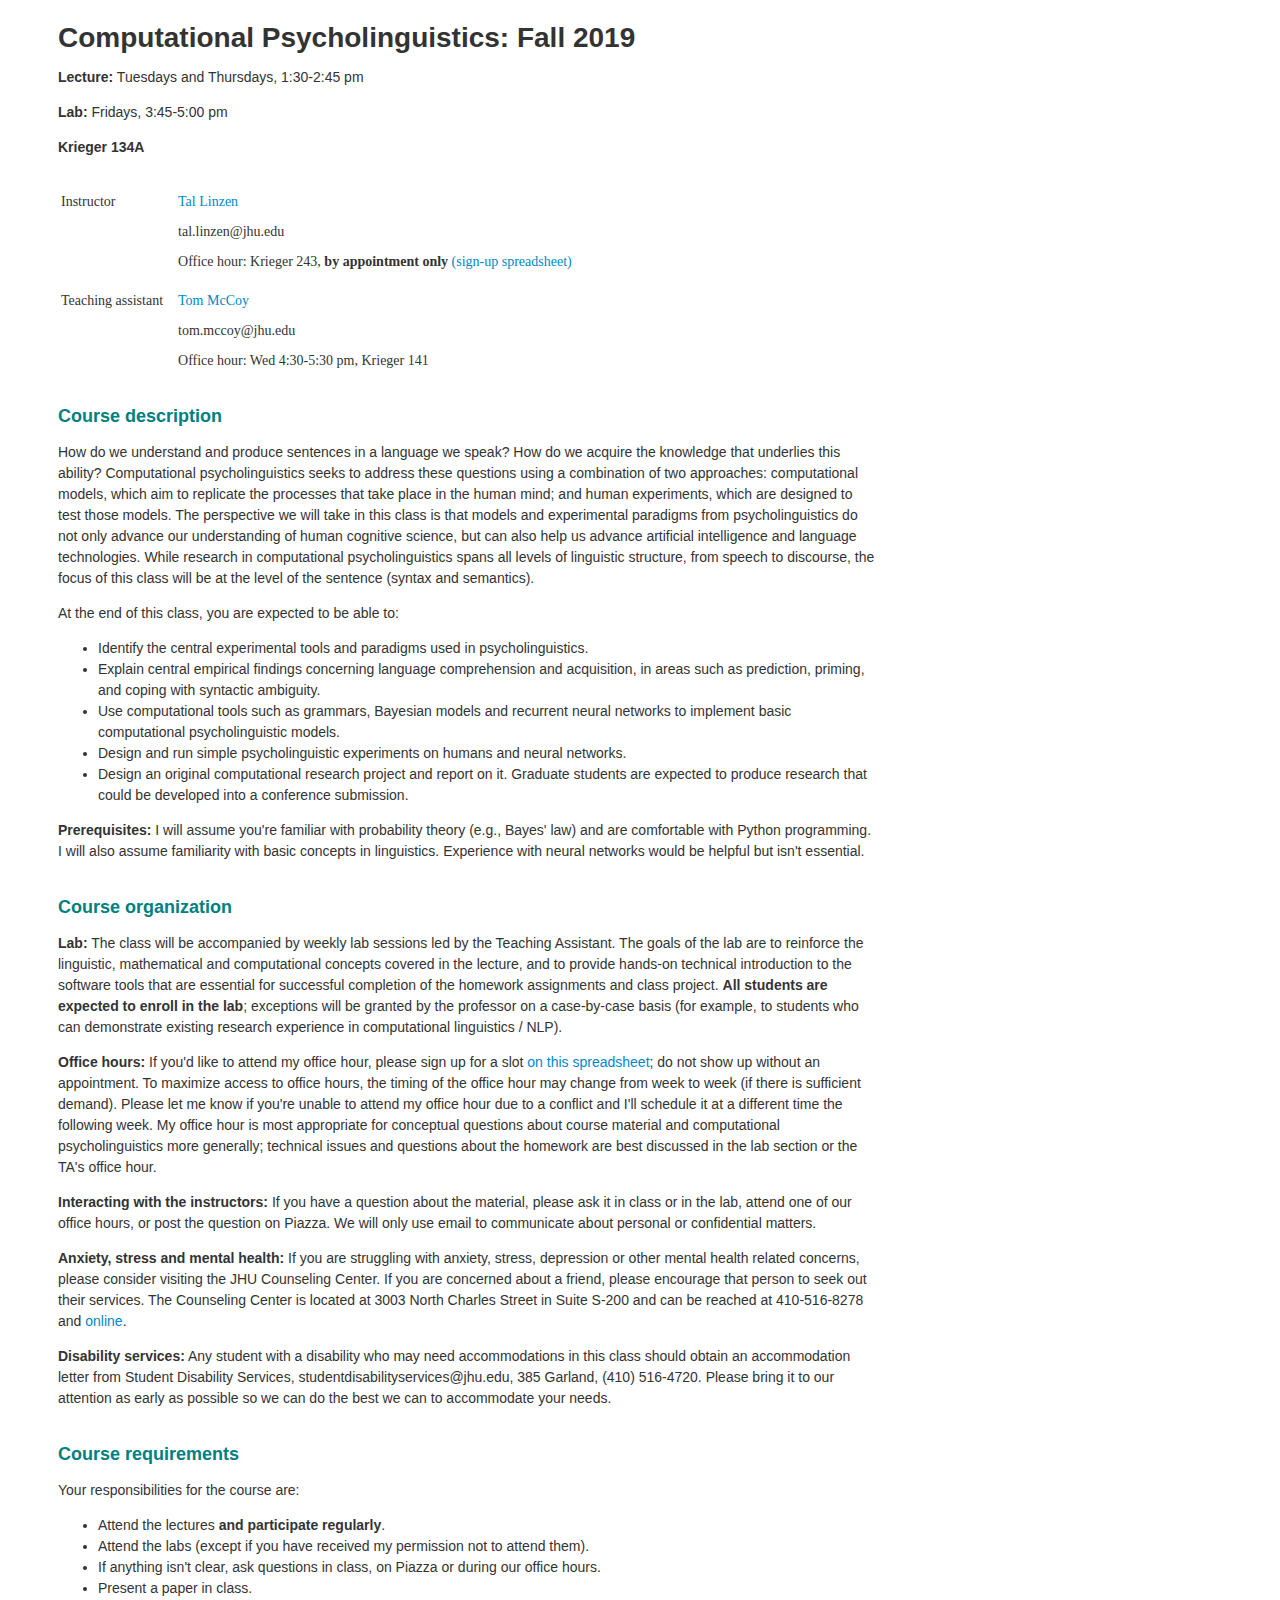
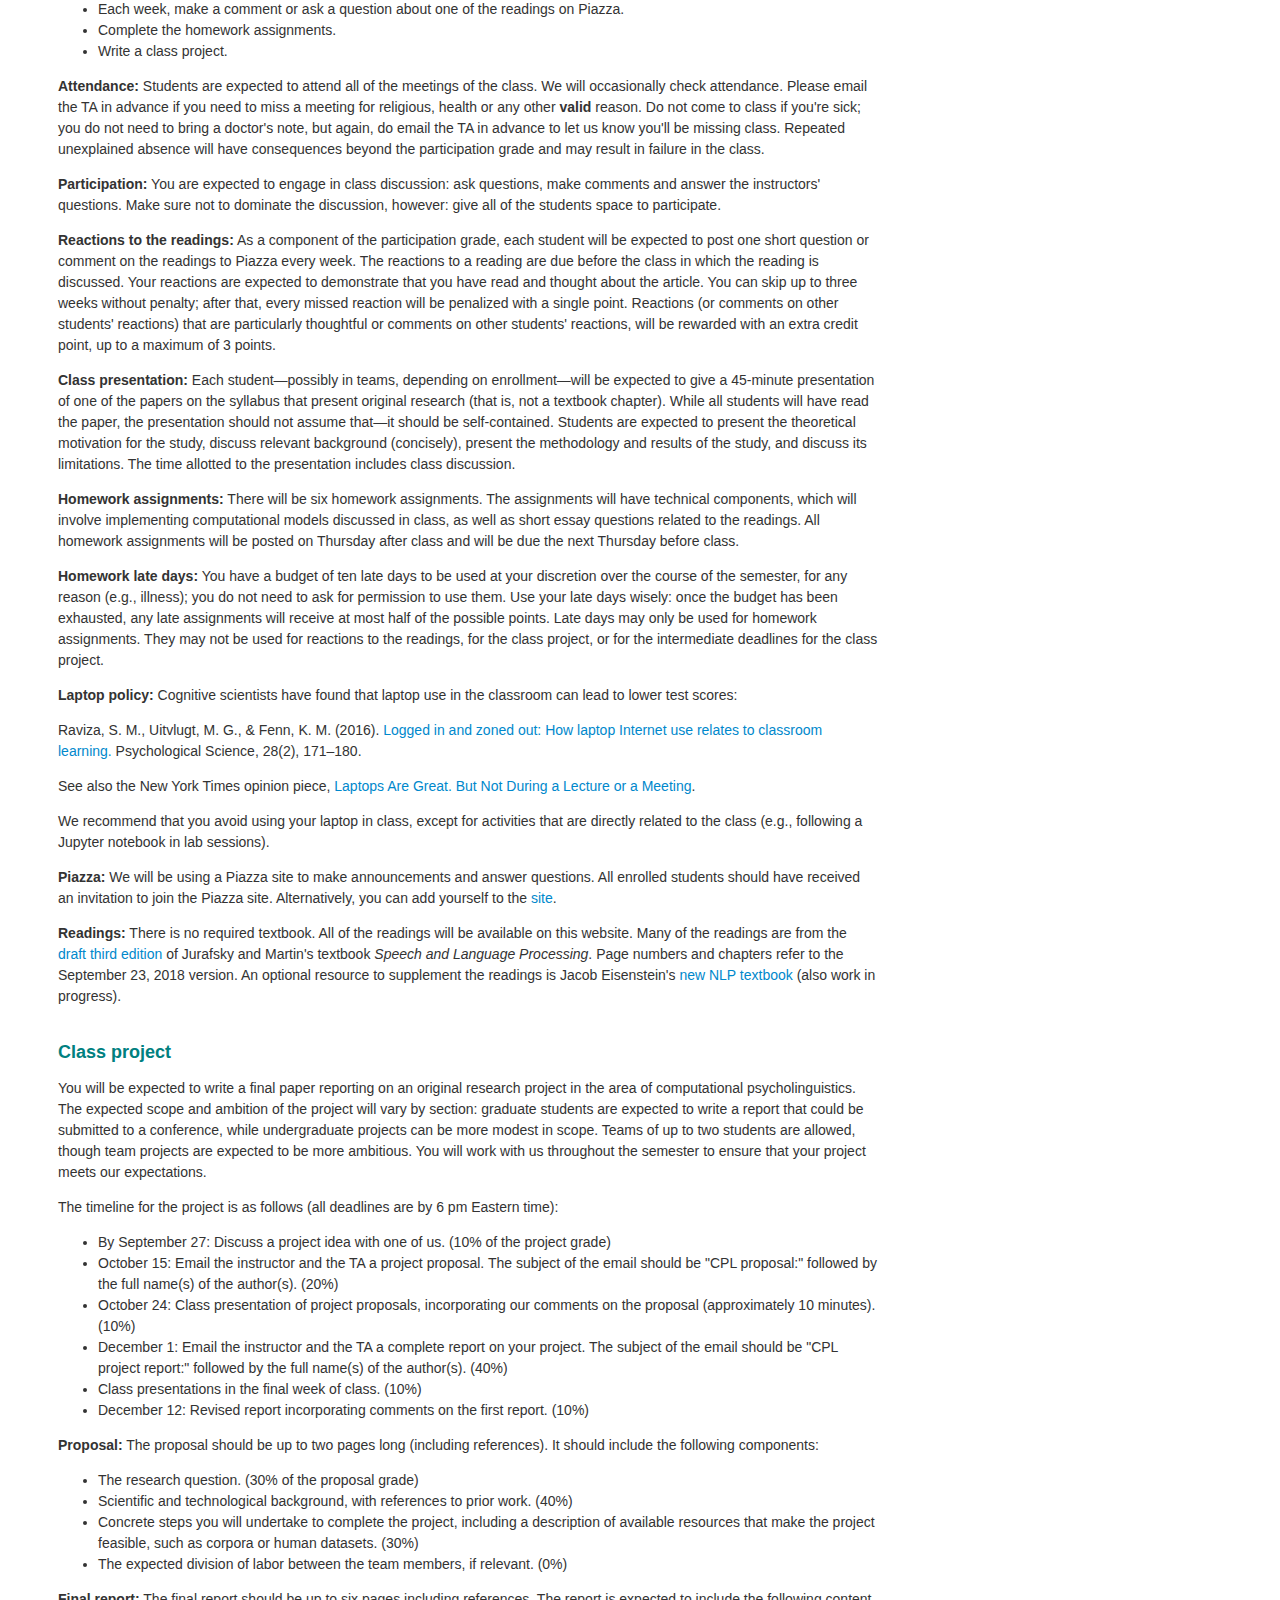
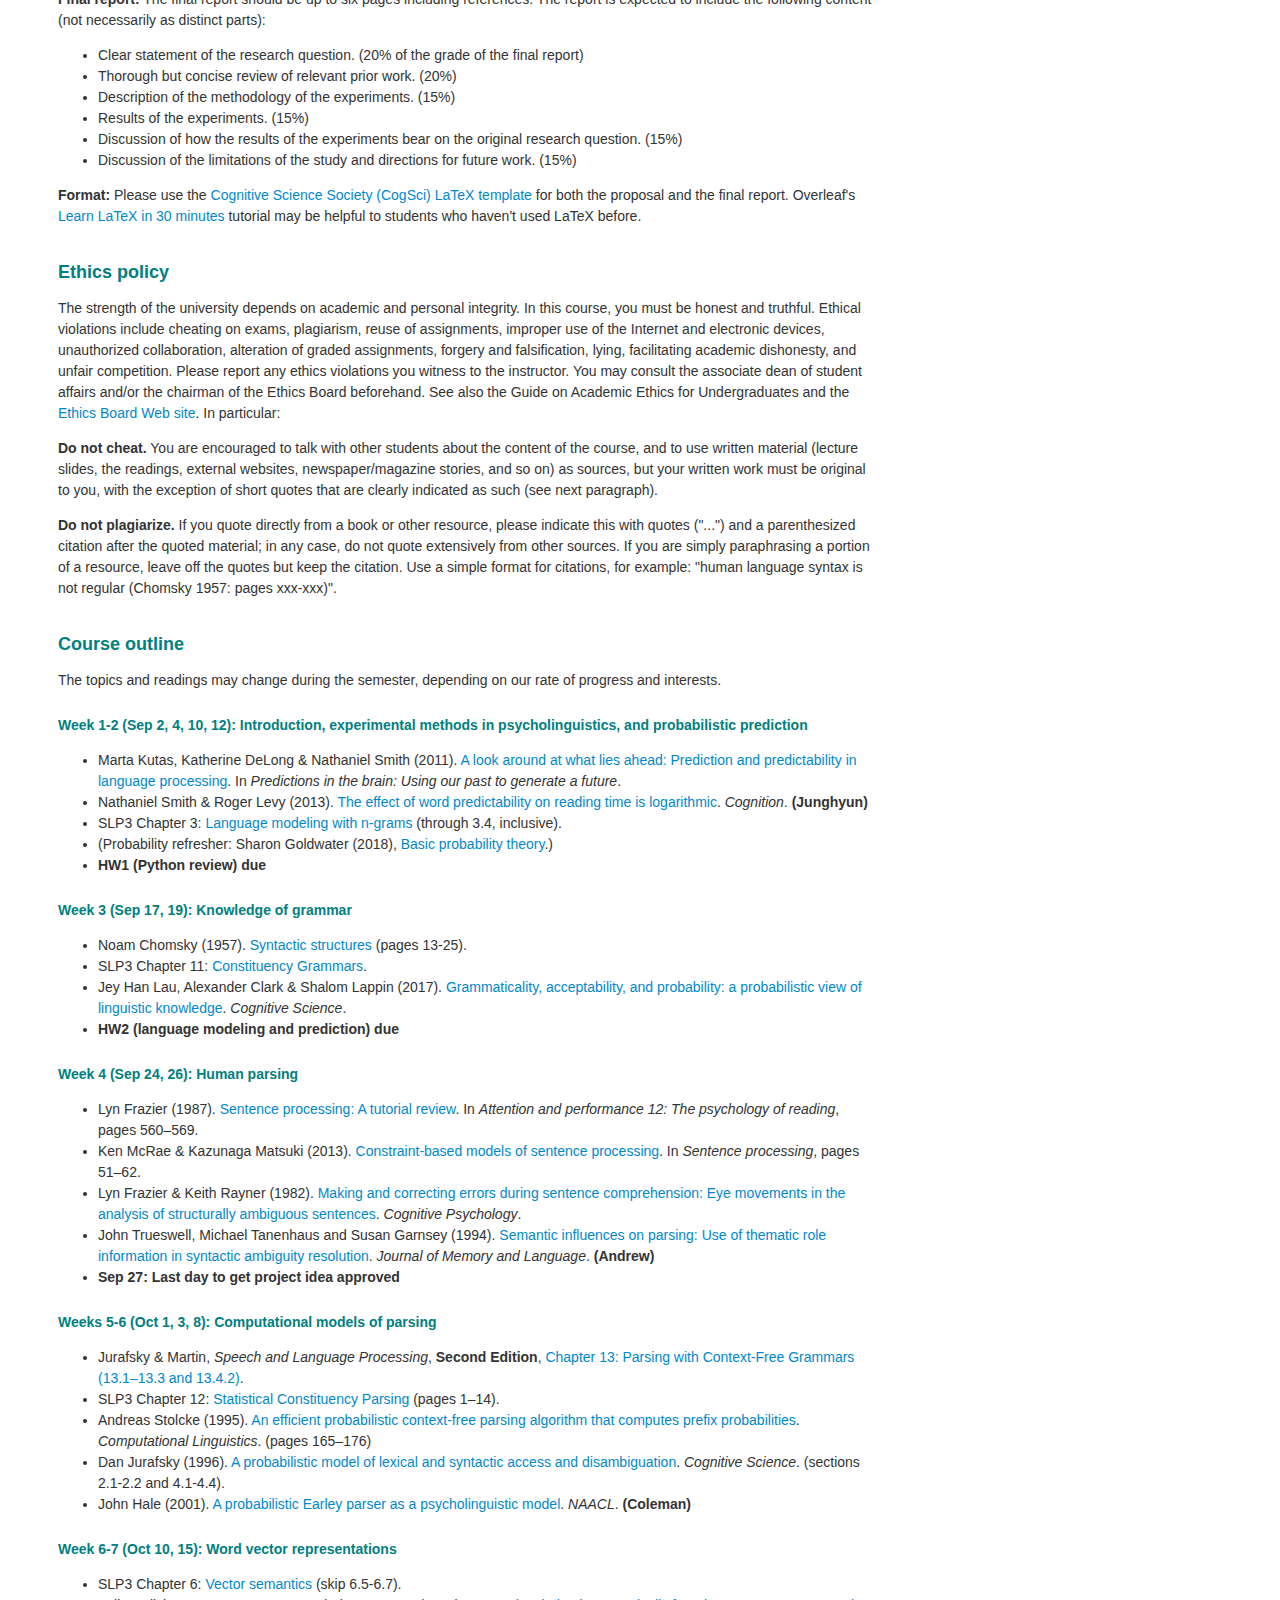
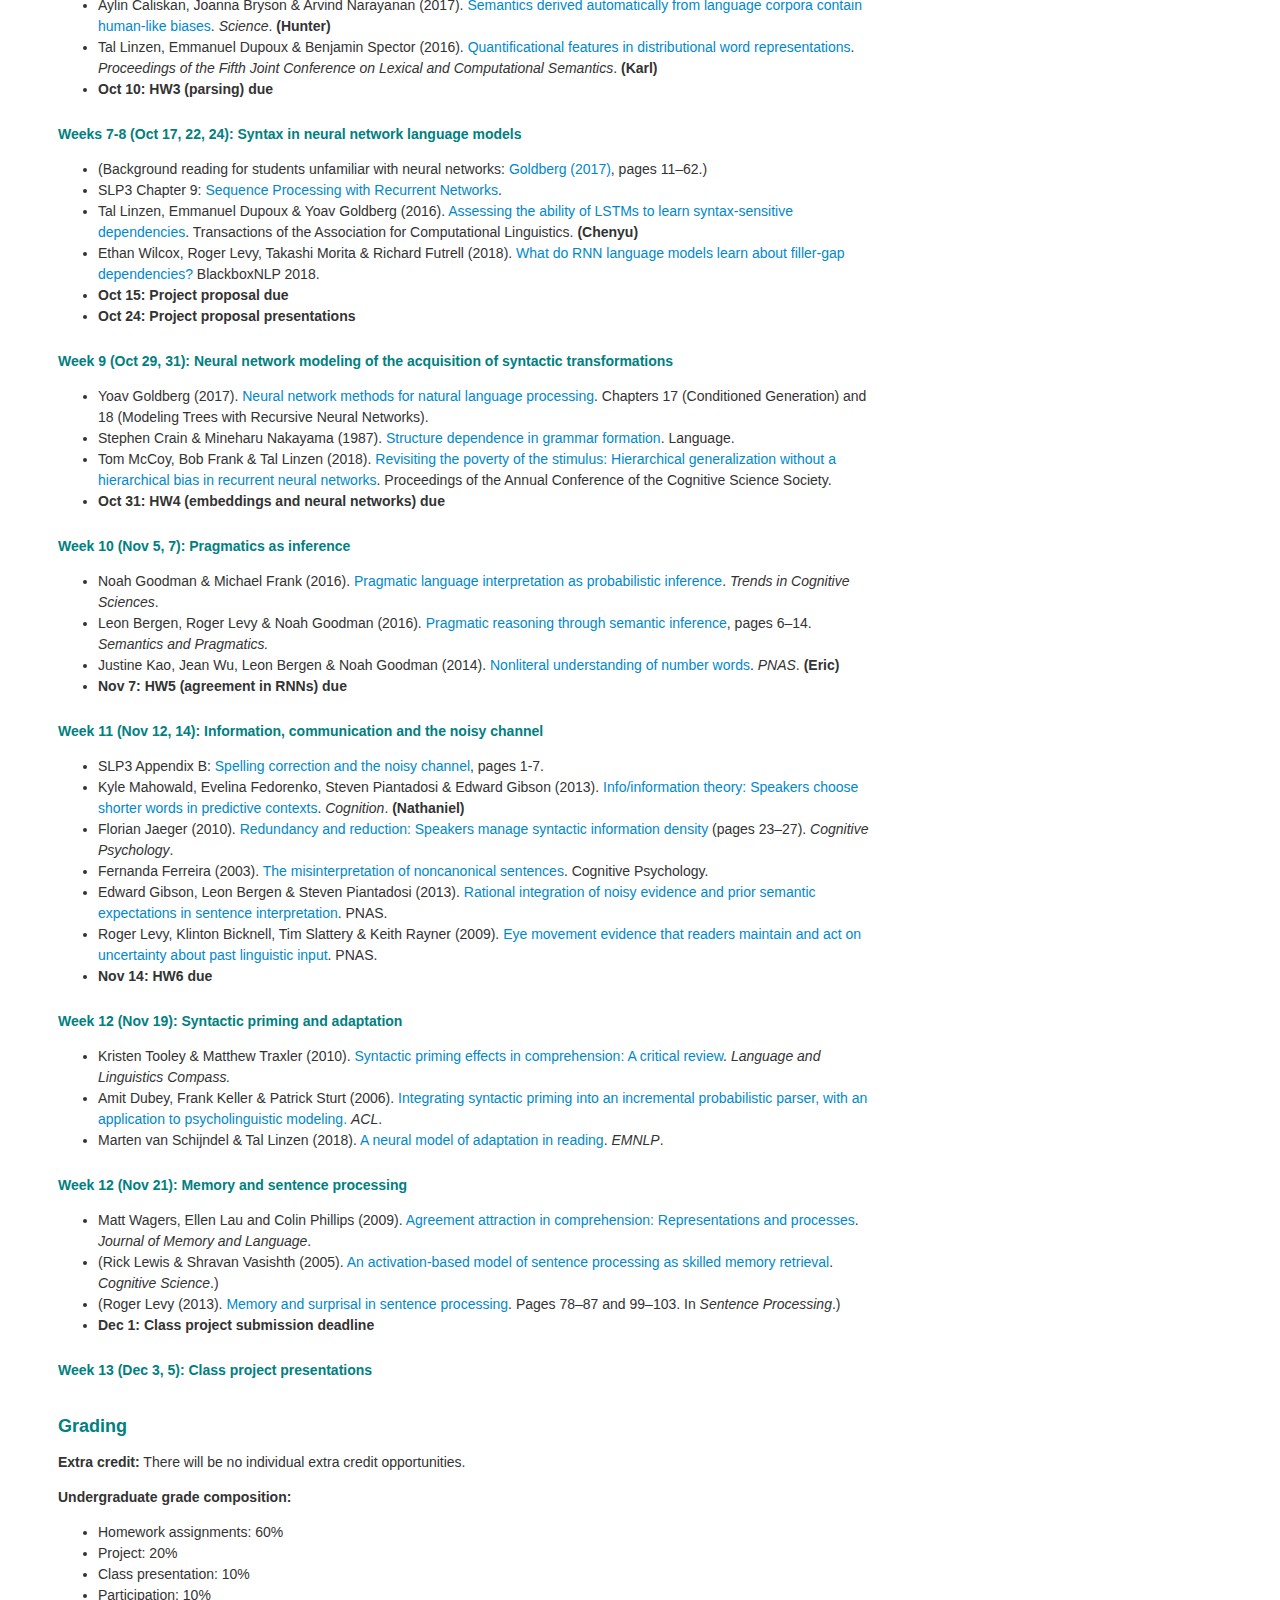
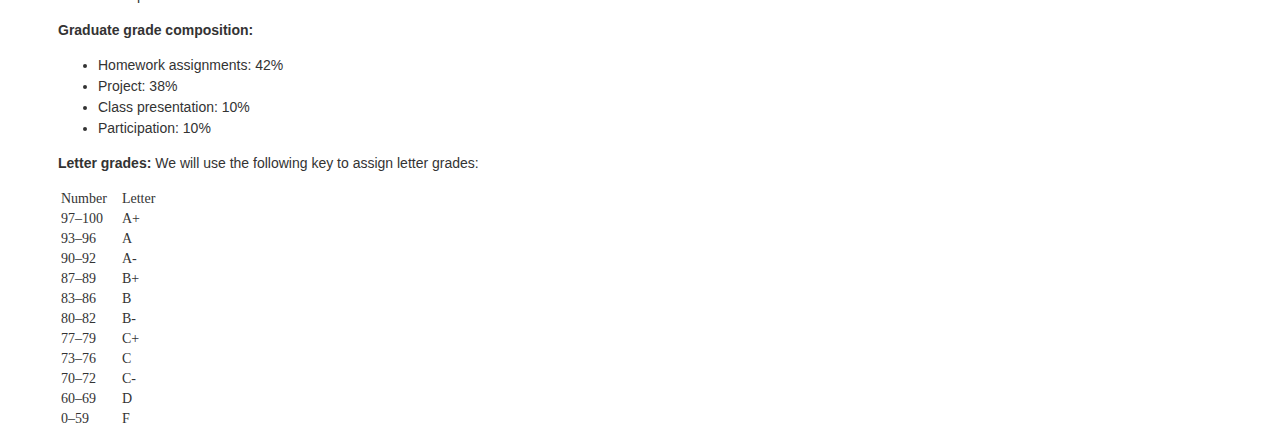
<file: media/teaching/cpl_fall_2019.html>
<html>
<head>
    <link rel="stylesheet" href="/media/css/style.css">
    <title>Computational Psycholinguistics: Fall 2019</title>
</head>
<body>

<div class="inset">
    <h1>Computational Psycholinguistics: Fall 2019</h1>
    <p><b>Lecture:</b> Tuesdays and Thursdays, 1:30-2:45 pm</p>
    <p><b>Lab:</b> Fridays, 3:45-5:00 pm</p>
    <p><b>Krieger 134A</b></p>

    <table>
        <tr><td style="padding-top: 20px">Instructor</td><td style="padding-top: 20px"> <p><a href="http://tallinzen.net">Tal Linzen</a></p><p>tal.linzen@jhu.edu</p><p>Office hour: Krieger 243, <b>by appointment only</b> <a href="https://docs.google.com/spreadsheets/d/10lJ_Dmtq8cZ1LdND3r1aSALUAv3ESbUGnbiiVu4b8tw/edit?usp=sharing">(sign-up spreadsheet)</p></td></tr>
        <tr><td style="padding-top: 20px">Teaching assistant</td><td style="padding-top: 20px"> <p><a href="https://tommccoy1.github.io/">Tom McCoy</a></p><p>tom.mccoy@jhu.edu</p><p>Office hour: Wed 4:30-5:30 pm, Krieger 141</p></tr>
    </table>

    <h2>Course description</h2>
	
    <p>
How do we understand and produce sentences in a language we speak? How do we acquire the knowledge that underlies this ability? Computational psycholinguistics seeks to address these questions using a combination of two approaches: computational models, which aim to replicate the processes that take place in the human mind; and human experiments, which are designed to test those models. The perspective we will take in this class is that models and experimental paradigms from psycholinguistics do not only advance our understanding of human cognitive science, but can also help us advance artificial intelligence and language technologies. While research in computational psycholinguistics spans all levels of linguistic structure, from speech to discourse, the focus of this class will be at the level of the sentence (syntax and semantics).
    </p>

<p>At the end of this class, you are expected to be able to:</p>

<ul>
    <li> Identify the central experimental tools and paradigms used in psycholinguistics.</li>
    <li> Explain central empirical findings concerning language comprehension and acquisition, in areas such as prediction, priming, and coping with syntactic ambiguity.</li>
    <li> Use computational tools such as grammars, Bayesian models and recurrent neural networks to implement basic computational psycholinguistic models.</li>
    <li> Design and run simple psycholinguistic experiments on humans and neural networks.
    <li> Design an original computational research project and report on it. Graduate students are expected to produce research that could be developed into a conference submission.</li>
</ul>

<p><b>Prerequisites:</b> I will assume you're familiar with probability theory (e.g., Bayes' law) and are comfortable with Python programming. I will also assume familiarity with basic concepts in linguistics. Experience with neural networks would be helpful but isn't essential.</p>

<h2>Course organization</h2>

<p><b>Lab:</b> The class will be accompanied by weekly lab sessions led by the Teaching Assistant. The goals of the lab are to reinforce the linguistic, mathematical and computational concepts covered in the lecture, and to provide hands-on technical introduction to the software tools that are essential for successful completion of the homework assignments and class project. <b>All students are expected to enroll in the lab</b>; exceptions will be granted by the professor on a case-by-case basis (for example, to students who can demonstrate existing research experience in computational linguistics / NLP).</p>

<p><b>Office hours:</b> If you'd like to attend my office hour, please sign up for a slot <a href="https://docs.google.com/spreadsheets/d/10lJ_Dmtq8cZ1LdND3r1aSALUAv3ESbUGnbiiVu4b8tw/edit?usp=sharing">on this spreadsheet</a>; do not show up without an appointment. To maximize access to office hours, the timing of the office hour may change from week to week (if there is sufficient demand). Please let me know if you're unable to attend my office hour due to a conflict and I'll schedule it at a different time the following week. My office hour is most appropriate for conceptual questions about course material and computational psycholinguistics more generally; technical issues and questions about the homework are best discussed in the lab section or the TA's office hour.</p>

<p><b>Interacting with the instructors:</b> If you have a question about the material, please ask it in class or in the lab, attend one of our office hours, or post the question on Piazza. We will only use email to communicate about personal or confidential matters.

<p><b>Anxiety, stress and mental health:</b> If you are struggling with anxiety, stress, depression or other mental health related concerns, please consider visiting the JHU Counseling Center. If you are concerned about a friend, please encourage that person to seek out their services. The Counseling Center is located at 3003 North Charles Street in Suite S-200 and can be reached at 410-516-8278 and <a href="http://studentaffairs.jhu.edu/counselingcenter">online</a>.</p>

<p><b>Disability services:</b> Any student with a disability who may need accommodations in this class should obtain an accommodation letter from Student Disability Services, studentdisabilityservices@jhu.edu, 385 Garland, (410) 516-4720. Please bring it to our attention as early as possible so we can do the best we can to accommodate your needs.

<h2>Course requirements</h2>

<p>Your responsibilities for the course are:</p>
<ul>
    <li>Attend the lectures <b>and participate regularly</b>.</li>
    <li>Attend the labs (except if you have received my permission not to attend them).</li>
    <li>If anything isn't clear, ask questions in class, on Piazza or during our office hours.</li>
    <li>Present a paper in class.</li>
    <li>Each week, make a comment or ask a question about one of the readings on Piazza.
    <li>Complete the homework assignments.</li>
    <li>Write a class project.</p>
</ul>

<p><b>Attendance:</b> Students are expected to attend all of the meetings of the class. We will occasionally check attendance. Please email the TA in advance if you need to miss a meeting for religious, health or any other <b>valid</b> reason. Do not come to class if you're sick; you do not need to bring a doctor's note, but again, do email the TA in advance to let us know you'll be missing class. Repeated unexplained absence will have consequences beyond the participation grade and may result in failure in the class.<p>

<p><b>Participation:</b> You are expected to engage in class discussion: ask questions, make comments and answer the instructors' questions. Make sure not to dominate the discussion, however: give all of the students space to participate.</p></p>

<p><b>Reactions to the readings:</b> As a component of the participation grade, each student will be expected to post one short question or comment on the readings to Piazza every week. The reactions to a reading are due before the class in which the reading is discussed. Your reactions are expected to demonstrate that you have read and thought about the article. You can skip up to three weeks without penalty; after that, every missed reaction will be penalized with a single point. Reactions (or comments on other students' reactions) that are particularly thoughtful or comments on other students' reactions, will be rewarded with an extra credit point, up to a maximum of 3 points.</p>

<p><b>Class presentation:</b> Each student&mdash;possibly in teams, depending on enrollment&mdash;will be expected to give a 45-minute presentation of one of the papers on the syllabus that present original research (that is, not a textbook chapter). While all students will have read the paper, the presentation should not assume that&mdash;it should be self-contained. Students are expected to present the theoretical motivation for the study, discuss relevant background (concisely), present the methodology and results of the study, and discuss its limitations. The time allotted to the presentation includes class discussion.</p>

<p><b>Homework assignments:</b> There will be six homework assignments. The assignments will have technical components, which will involve implementing computational models discussed in class, as well as short essay questions related to the readings. All homework assignments will be posted on Thursday after class and will be due the next Thursday before class.</p>

<p><b>Homework late days:</b> You have a budget of ten late days to be used at your discretion over the course of the semester, for any reason (e.g., illness); you do not need to ask for permission to use them. Use your late days wisely: once the budget has been exhausted, any late assignments will receive at most half of the possible points. Late days may only be used for homework assignments. They may not be used for reactions to the readings, for the class project, or for the intermediate deadlines for the class project.</p>


<p><b>Laptop policy:</b> Cognitive scientists have found that laptop use in the classroom can lead to lower test scores:</p>

<p>Raviza, S. M., Uitvlugt, M. G., &amp; Fenn, K. M. (2016). <a href="http://faculty.missouri.edu/segerti/1000/LaptopClassroomUse.pdf">Logged in and zoned out: How laptop Internet use relates to classroom learning.</a> Psychological Science, 28(2), 171&ndash;180.</p>

<p>See also the New York Times opinion piece, <a href="/media/readings/laptops_during_class.pdf">Laptops Are Great. But Not During a Lecture or a Meeting</a>.</p>

<p>We recommend that you avoid using your laptop in class, except for activities that are directly related to the class (e.g., following a Jupyter notebook in lab sessions).</p>

<p><b>Piazza:</b> We will be using a Piazza site to make announcements and answer questions. All enrolled students should have received an invitation to join the Piazza site. Alternatively, you can add yourself to the <a href="https://piazza.com/class/jztpxjvmydp1km">site</a>.

<p><b>Readings:</b> There is no required textbook. All of the readings will be available on this website. Many of the readings are from the <a href="https://web.stanford.edu/~jurafsky/slp3/">draft third edition</a> of Jurafsky and Martin's textbook <i>Speech and Language Processing</i>. Page numbers and chapters refer to the September 23, 2018 version. An optional resource to supplement the readings is Jacob Eisenstein's <a href="https://github.com/jacobeisenstein/gt-nlp-class/blob/master/notes/eisenstein-nlp-notes.pdf">new NLP textbook</a> (also work in progress).</p>

<h2>Class project</h2>

<p>You will be expected to write a final paper reporting on an original research project in the area of computational psycholinguistics. The expected scope and ambition of the project will vary by section: graduate students are expected to write a report that could be submitted to a conference, while undergraduate projects can be more modest in scope. Teams of up to two students are allowed, though team projects are expected to be more ambitious. You will work with us throughout the semester to ensure that your project meets our expectations.</p>

The timeline for the project is as follows (all deadlines are by 6 pm Eastern time):</p>

<ul>
    <li>By September 27: Discuss a project idea with one of us. (10% of the project grade)</li>
    <li>October 15: Email the instructor and the TA a project proposal. The subject of the email should be "CPL proposal:" followed by the full name(s) of the author(s). (20%) </li>
    <li>October 24: Class presentation of project proposals, incorporating our comments on the proposal (approximately 10 minutes). (10%) </li>
    <li>December 1: Email the instructor and the TA a complete report on your project. The subject of the email should be "CPL project report:" followed by the full name(s) of the author(s). (40%) </li>
    <li>Class presentations in the final week of class. (10%) </li>
    <li>December 12: Revised report incorporating comments on the first report. (10%) </li>
</ul>

<p><b>Proposal:</b> The proposal should be up to two pages long (including references). It should include the following components:

<ul>
    <li>The research question. (30% of the proposal grade)</li>
    <li>Scientific and technological background, with references to prior work. (40%)</li>
    <li>Concrete steps you will undertake to complete the project, including a description of available resources that make the project feasible, such as corpora or human datasets. (30%) </li>
    <li>The expected division of labor between the team members, if relevant. (0%)</li> 
</ul>

<p><b>Final report:</b> The final report should be up to six pages including references. The report is expected to include the following content (not necessarily as distinct parts):

<ul>
    <li>Clear statement of the research question. (20% of the grade of the final report)</li>
    <li>Thorough but concise review of relevant prior work. (20%)</li>
    <li>Description of the methodology of the experiments. (15%)</li>
    <li>Results of the experiments. (15%)</li>
    <li>Discussion of how the results of the experiments bear on the original research question. (15%)</li>
    <li>Discussion of the limitations of the study and directions for future work. (15%)</li>
</ul>

<p><b>Format:</b> Please use the <a href="https://raw.githubusercontent.com/rlevy/cogsci-template/master/cogsci_full_paper_template.tex">Cognitive Science Society (CogSci) LaTeX template</a> for both the proposal and the final report. Overleaf's <a href="https://www.overleaf.com/learn/latex/Learn_LaTeX_in_30_minutes">Learn LaTeX in 30 minutes</a> tutorial may be helpful to students who haven't used LaTeX before.</p>

<h2>Ethics policy</h2>

The strength of the university depends on academic and personal integrity. In this course, you must be honest and truthful. Ethical violations include cheating on exams, plagiarism, reuse of assignments, improper use of the Internet and electronic devices, unauthorized collaboration, alteration of graded assignments, forgery and falsification, lying, facilitating academic dishonesty, and unfair competition. Please report any ethics violations you witness to the instructor. You may consult the associate dean of student affairs and/or the chairman of the Ethics Board beforehand. See also the Guide on Academic Ethics for Undergraduates and the <a href="http://ethics.jhu.edu">Ethics Board Web site</a>. In particular:

<p><b>Do not cheat.</b> You are encouraged to talk with other students about the content of the course, and to use written material (lecture slides, the readings, external websites, newspaper/magazine stories, and so on) as sources, but your written work must be original to you, with the exception of short quotes that are clearly indicated as such (see next paragraph).</p>

<p><b>Do not plagiarize.</b> If you quote directly from a book or other resource, please indicate this with quotes ("...") and a parenthesized citation after the quoted material; in any case, do not quote extensively from other sources. If you are simply paraphrasing a portion of a resource, leave off the quotes but keep the citation. Use a simple format for citations, for example: "human language syntax is not regular (Chomsky 1957: pages xxx-xxx)".</p>

<h2>Course outline</h2>

<p>The topics and readings may change during the semester, depending on our rate of progress and interests.</p>

<h3>Week 1-2 (Sep 2, 4, 10, 12): Introduction, experimental methods in psycholinguistics, and probabilistic prediction</h3>

<ul>
    <li>Marta Kutas, Katherine DeLong &amp; Nathaniel Smith (2011). <a href="https://vorpus.org/papers/kutas-delong-smith-2011-chapter.pdf">A look around at what lies ahead: Prediction and predictability in language processing</a>. In <i>Predictions in the brain: Using our past to generate a future</i>.</li>
    <li>Nathaniel Smith &amp; Roger Levy (2013). <a href="https://vorpus.org/papers/smith-levy-2013-predictability-logarithmic.pdf">The effect of word predictability on reading time is logarithmic</a>. <i>Cognition</i>. <b>(Junghyun)</b></li>
    <li>SLP3 Chapter 3: <a href="/media/readings/slp3_chapter3_ngrams.pdf">Language modeling with n-grams</a> (through 3.4, inclusive).</li>
    <li>(Probability refresher: Sharon Goldwater (2018), <a href="/media/readings/goldwater_basic_probability.pdf">Basic probability theory</a>.)
    <li><b>HW1 (Python review) due</b></li>
</ul>

<h3>Week 3 (Sep 17, 19): Knowledge of grammar</h3>

<ul>
    <li>Noam Chomsky (1957). <a href="/media/readings/chomsky_syntactic_structures.pdf">Syntactic structures</a> (pages 13-25).</li>
    <li>SLP3 Chapter 11: <a href="/media/readings/slp3_chapter11_constituency_grammars.pdf">Constituency Grammars</a>.</li>
    <li>Jey Han Lau, Alexander Clark &amp; Shalom Lappin (2017). <a href="/media/readings/lau_clark_lappin_2017.pdf">Grammaticality, acceptability, and probability: a probabilistic view of linguistic knowledge</a>. <i>Cognitive Science</i>.</li>
    <li><b>HW2 (language modeling and prediction) due</b></li>
</ul>


<h3>Week 4 (Sep 24, 26): Human parsing</h3>

<ul>
    <li>Lyn Frazier (1987). <a href="/media/readings/frazier_1987.pdf">Sentence processing: A tutorial review</a>. In <i>Attention and performance 12: The psychology of reading</i>, pages 560&ndash;569.</li>
    <li>Ken McRae &amp; Kazunaga Matsuki (2013). <a href="/media/readings/mcrae_matsuki_2013.pdf">Constraint-based models of sentence processing</a>. In <i>Sentence processing</i>, pages 51&ndash;62.</li>
    <li>Lyn Frazier &amp; Keith Rayner (1982). <a href="/media/readings/frazier_rayner_1982.pdf">Making and correcting errors during sentence comprehension: Eye movements in the analysis of structurally ambiguous sentences</a>. <i>Cognitive Psychology</i>.</li>
    <li>John Trueswell, Michael Tanenhaus and Susan Garnsey (1994). <a href="/media/readings/trueswell_tanenhaus_garnsey_1994.pdf">Semantic influences on parsing: Use of thematic role information in syntactic ambiguity resolution</a>. <i>Journal of Memory and Language</i>. <b>(Andrew)</b></li>
    <li><b>Sep 27: Last day to get project idea approved</b></li>
</ul>

<h3>Weeks 5-6 (Oct 1, 3, 8): Computational models of parsing</h3>

<ul>
    <li>Jurafsky &amp; Martin, <i>Speech and Language Processing</i>, <b>Second Edition</b>, <a href="/media/readings/jurafsky_martin_second_edition_chapter_13.pdf">Chapter 13: Parsing with Context-Free Grammars (13.1&ndash;13.3 and 13.4.2)</a>.</li>
    <li>SLP3 Chapter 12: <a href="/media/readings/slp3_chapter13_statistical_constituency_parsing.pdf">Statistical Constituency Parsing</a> (pages 1&ndash;14).</li>
    <li>Andreas Stolcke (1995). <a href="/media/readings/stolcke_1995.pdf">An efficient probabilistic context-free parsing algorithm that computes prefix probabilities</a>. <i>Computational Linguistics</i>. (pages 165&ndash;176)</li>
    <li>Dan Jurafsky (1996). <a href="/media/readings/jurafsky_1996.pdf">A probabilistic model of lexical and syntactic access and disambiguation</a>. <i>Cognitive Science</i>. (sections 2.1-2.2 and 4.1-4.4). </li>
    <li>John Hale (2001). <a href="/media/readings/hale_2001.pdf">A probabilistic Earley parser as a psycholinguistic model</a>. <i>NAACL</i>. <b>(Coleman)</b></li>
</ul>

<h3>Week 6-7 (Oct 10, 15): Word vector representations</h3>

<ul>
    <li>SLP3 Chapter 6: <a href="/media/readings/slp3_chapter6_vector_semantics.pdf">Vector semantics</a> (skip 6.5-6.7).</li>
    <li>Aylin Caliskan, Joanna Bryson &amp; Arvind Narayanan (2017). <a href="/media/readings/caliskan_et_al_2017.pdf">Semantics derived automatically from language corpora contain human-like biases</a>. <i>Science</i>. <b>(Hunter)</b></li>
    <li>Tal Linzen, Emmanuel Dupoux &amp; Benjamin Spector (2016). <a href="https://www.aclweb.org/anthology/S16-2001">Quantificational features in distributional word representations</a>. <i>Proceedings of the Fifth Joint Conference on Lexical and Computational Semantics</i>. <b>(Karl)</b></li>
        <li><b>Oct 10: HW3 (parsing) due</b></li>
</ul>

<h3>Weeks 7-8 (Oct 17, 22, 24): Syntax in neural network language models</h3>
<ul>
    <li>(Background reading for students unfamiliar with neural networks: <a href="https://www.morganclaypool.com/doi/pdf/10.2200/S00762ED1V01Y201703HLT037">Goldberg (2017)</a>, pages 11&ndash;62.)
    <li>SLP3 Chapter 9: <a href="/media/readings/slp3_chapter9_rnns.pdf">Sequence Processing with Recurrent Networks</a>.</li></li>
    <li>Tal Linzen, Emmanuel Dupoux &amp; Yoav Goldberg (2016). <a href="/media/readings/linzen_dupoux_goldberg_2016_tacl.pdf">Assessing the ability of LSTMs to learn syntax-sensitive dependencies</a>. Transactions of the Association for Computational Linguistics. <b>(Chenyu)</b></li>
    <li>Ethan Wilcox, Roger Levy, Takashi Morita &amp; Richard Futrell (2018). <a href="/media/readings/wilcox_et_al_2018.pdf">What do RNN language models learn about filler-gap dependencies?</a> BlackboxNLP 2018.</li>
    <li><b>Oct 15: Project proposal due</b></li>
    <li><b>Oct 24: Project proposal presentations</b></li>
</ul>

<h3>Week 9 (Oct 29, 31): Neural network modeling of the acquisition of syntactic transformations</h3>
<ul>
    <li>Yoav Goldberg (2017). <a href="https://www.morganclaypool.com/doi/pdf/10.2200/S00762ED1V01Y201703HLT037">Neural network methods for natural language processing</a>. Chapters 17 (Conditioned Generation) and 18 (Modeling Trees with Recursive Neural Networks).</li>
    <li>Stephen Crain &amp; Mineharu Nakayama (1987). <a href="/media/readings/crain_nakayama_1987.pdf">Structure dependence in grammar formation</a>. Language.</li>
    <li>Tom McCoy, Bob Frank &amp; Tal Linzen (2018). <a href="/media/readings/mccoy_et_al_2018.pdf">Revisiting the poverty of the stimulus: Hierarchical generalization without a hierarchical bias in recurrent neural networks</a>. Proceedings of the Annual Conference of the Cognitive Science Society. </li>
    <li><b>Oct 31: HW4 (embeddings and neural networks) due</b></li>
</ul>
</h3>

<h3>Week 10 (Nov 5, 7): Pragmatics as inference</h3>

<ul>
    <li>Noah Goodman &amp; Michael Frank (2016). <a href="/media/readings/goodman_frank_2016.pdf">Pragmatic language interpretation as probabilistic inference</a>. <i>Trends in Cognitive Sciences</i>.</li>
    <li>Leon Bergen, Roger Levy &amp; Noah Goodman (2016). <a href="/media/readings/bergen_levy_goodman_2016.pdf">Pragmatic reasoning through semantic inference</a>, pages 6&ndash;14. <i>Semantics and Pragmatics.</i></li>
    <li>Justine Kao, Jean Wu, Leon Bergen &amp; Noah Goodman (2014). <a href="/media/readings/kao_et_al_2014.pdf">Nonliteral understanding of number words</a>. <i>PNAS</i>. <b>(Eric)</b></li>
    <li><b>Nov 7: HW5 (agreement in RNNs) due</b></li>
</ul>

<h3>Week 11 (Nov 12, 14): Information, communication and the noisy channel</h3>
<ul>
    <li>SLP3 Appendix B: <a href="/media/readings/slp3_appendix_b_noisy_channel.pdf">Spelling correction and the noisy channel</a>, pages 1-7.</li>
    <li>Kyle Mahowald, Evelina Fedorenko, Steven Piantadosi &amp; Edward Gibson (2013). <a href="https://evlab.mit.edu/sites/default/files/documents/Mahowald_et_al_2013_Cognition.pdf">Info/information theory: Speakers choose shorter words in predictive contexts</a>. <i>Cognition</i>. <b>(Nathaniel)</b></li>
    <li>Florian Jaeger (2010). <a href="https://www.hlp.rochester.edu/resources/workshop_materials/EVELIN12/Jaeger10UIDcomplementizers-offprint.pdf">Redundancy and reduction: Speakers manage syntactic information density</a> (pages 23&ndash;27). <i>Cognitive Psychology</i>.</li>
    <li>Fernanda Ferreira (2003). <a href="/media/readings/ferreira_2003.pdf">The misinterpretation of noncanonical sentences</a>. Cognitive Psychology.</li>
    <li>Edward Gibson, Leon Bergen &amp; Steven Piantadosi (2013). <a href="https://www.pnas.org/content/pnas/110/20/8051.full.pdf">Rational integration of noisy evidence and prior semantic expectations in sentence interpretation</a>. PNAS.</li>
    <li>Roger Levy, Klinton Bicknell, Tim Slattery &amp; Keith Rayner (2009). <a href="https://www.pnas.org/content/pnas/106/50/21086.full.pdf">Eye movement evidence that readers maintain and act on uncertainty about past linguistic input</a>. PNAS.</li>
    <li><b>Nov 14: HW6 due</b></li>
</ul>
</h3>

<h3>Week 12 (Nov 19): Syntactic priming and adaptation</h3>

<ul>
    <li>Kristen Tooley &amp; Matthew Traxler (2010). <a href="/media/readings/tooley_traxler_2010.pdf">Syntactic priming effects in comprehension: A critical review</a>. <i>Language and Linguistics Compass.</i></li>
    <li>Amit Dubey, Frank Keller &amp; Patrick Sturt (2006). <a href="/media/readings/dubey_et_al_2006.pdf">Integrating syntactic priming into an incremental probabilistic parser, with an application to psycholinguistic modeling.</a> <i>ACL</i>.</li>
    <li>Marten van Schijndel &amp; Tal Linzen (2018). <a href="http://tallinzen.net/media/papers/vanschijndel_linzen_2018_emnlp.pdf">A neural model of adaptation in reading</a>. <i>EMNLP</i>.</li>
</ul>

<h3>Week 12 (Nov 21): Memory and sentence processing</h3>
<ul>
    <!--    <li>Daniel Grodner &amp; Edward Gibson (2005). <a href="/media/readings/grodner_gibson_2005.pdf">Consequences of the serial nature of linguistic input for sentential complexity</a>. <i>Cognitive Science</i>.</li> -->
    <li>Matt Wagers, Ellen Lau and Colin Phillips (2009). <a href="/media/readings/wagers_et_al_2009.pdf">Agreement attraction in comprehension: Representations and processes</a>. <i>Journal of Memory and Language</i>.</li>
    <li>(Rick Lewis &amp; Shravan Vasishth (2005). <a href="/media/readings/lewis_vasishth_2005.pdf">An activation-based model of sentence processing as skilled memory retrieval</a>. <i>Cognitive Science</i>.)</li>
    <li>(Roger Levy (2013). <a href="http://idiom.ucsd.edu/~rlevy/papers/levy-2013-memory-and-surprisal-corrected.pdf">Memory and surprisal in sentence processing</a>. Pages 78&ndash;87 and 99&ndash;103. In <i>Sentence Processing</i>.)</li>
    <li><b>Dec 1: Class project submission deadline</b></li>
</ul>

<h3>Week 13 (Dec 3, 5): Class project presentations</h3>

<h2>Grading</h2>

<p><b>Extra credit:</b> There will be no individual extra credit opportunities.</p>

<p><b>Undergraduate grade composition:</b>
<ul><li>Homework assignments: 60%</li>
    <li>Project: 20%</li>
    <li>Class presentation: 10%</li>
    <li>Participation: 10%</p></ul>

<p><b>Graduate grade composition:</b>
<ul><li>Homework assignments: 42%</li>
    <li>Project: 38%</li>
    <li>Class presentation: 10%</li>
    <li>Participation: 10%</p></ul>


<p><b>Letter grades:</b> We will use the following key to assign letter grades:</p>

<table>
    <tr> <td>Number </td><td>Letter</td></tr>
<tr> <td> 97&ndash;100</td><td>A+</td></tr>
<tr> <td>   93&ndash;96</td><td>A</td></tr>
<tr> <td>   90&ndash;92</td><td>A-</td></tr>
<tr> <td>   87&ndash;89</td><td>B+</td></tr>
<tr> <td>   83&ndash;86</td><td>B</td></tr>
<tr> <td>   80&ndash;82</td><td>B-</td></tr>
<tr> <td>   77&ndash;79</td><td>C+</td></tr>
<tr> <td>   73&ndash;76</td><td>C</td></tr>
<tr> <td>   70&ndash;72</td><td>C-</td></tr>
<tr> <td>   60&ndash;69</td><td>D</td></tr>
<tr> <td>   0&ndash;59</td><td>F</td></tr>
</table>

    <table>
        <tr></tr>
    </table>
</div>
</body>
</html>
</file>
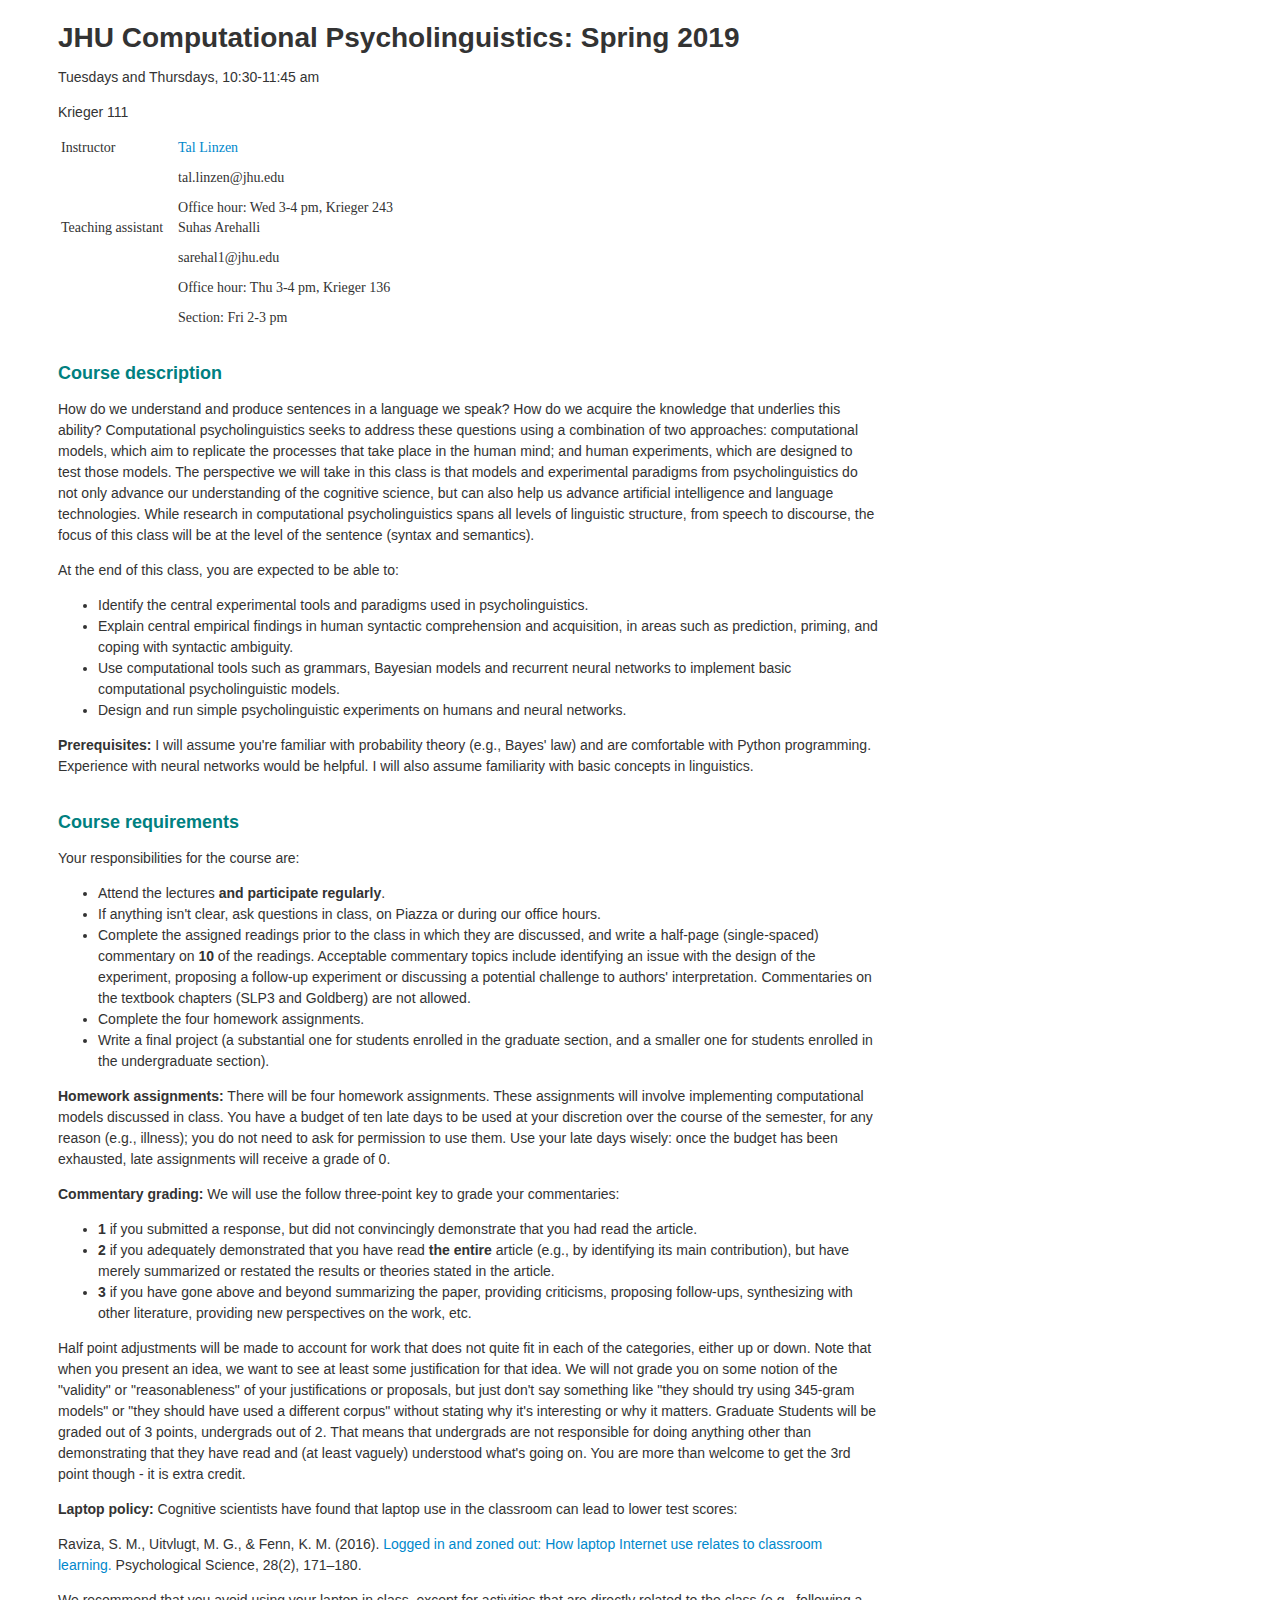
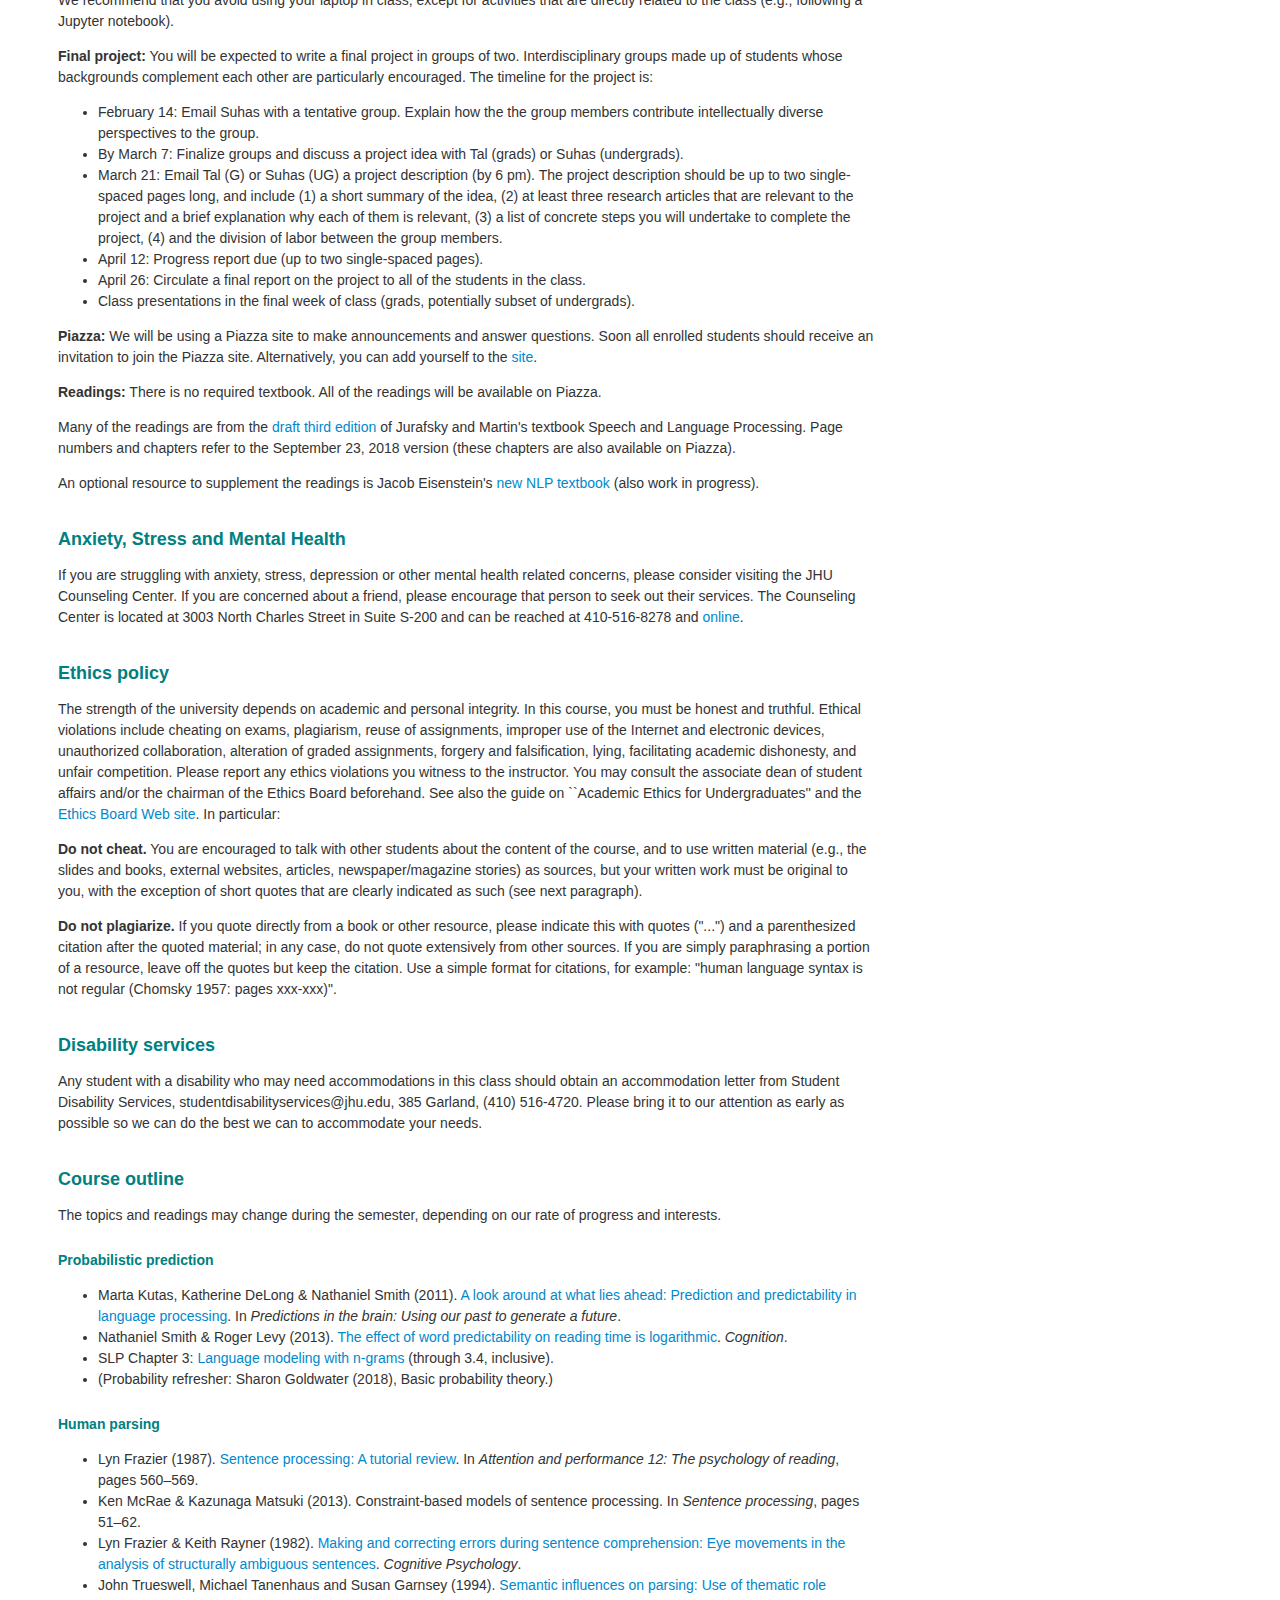
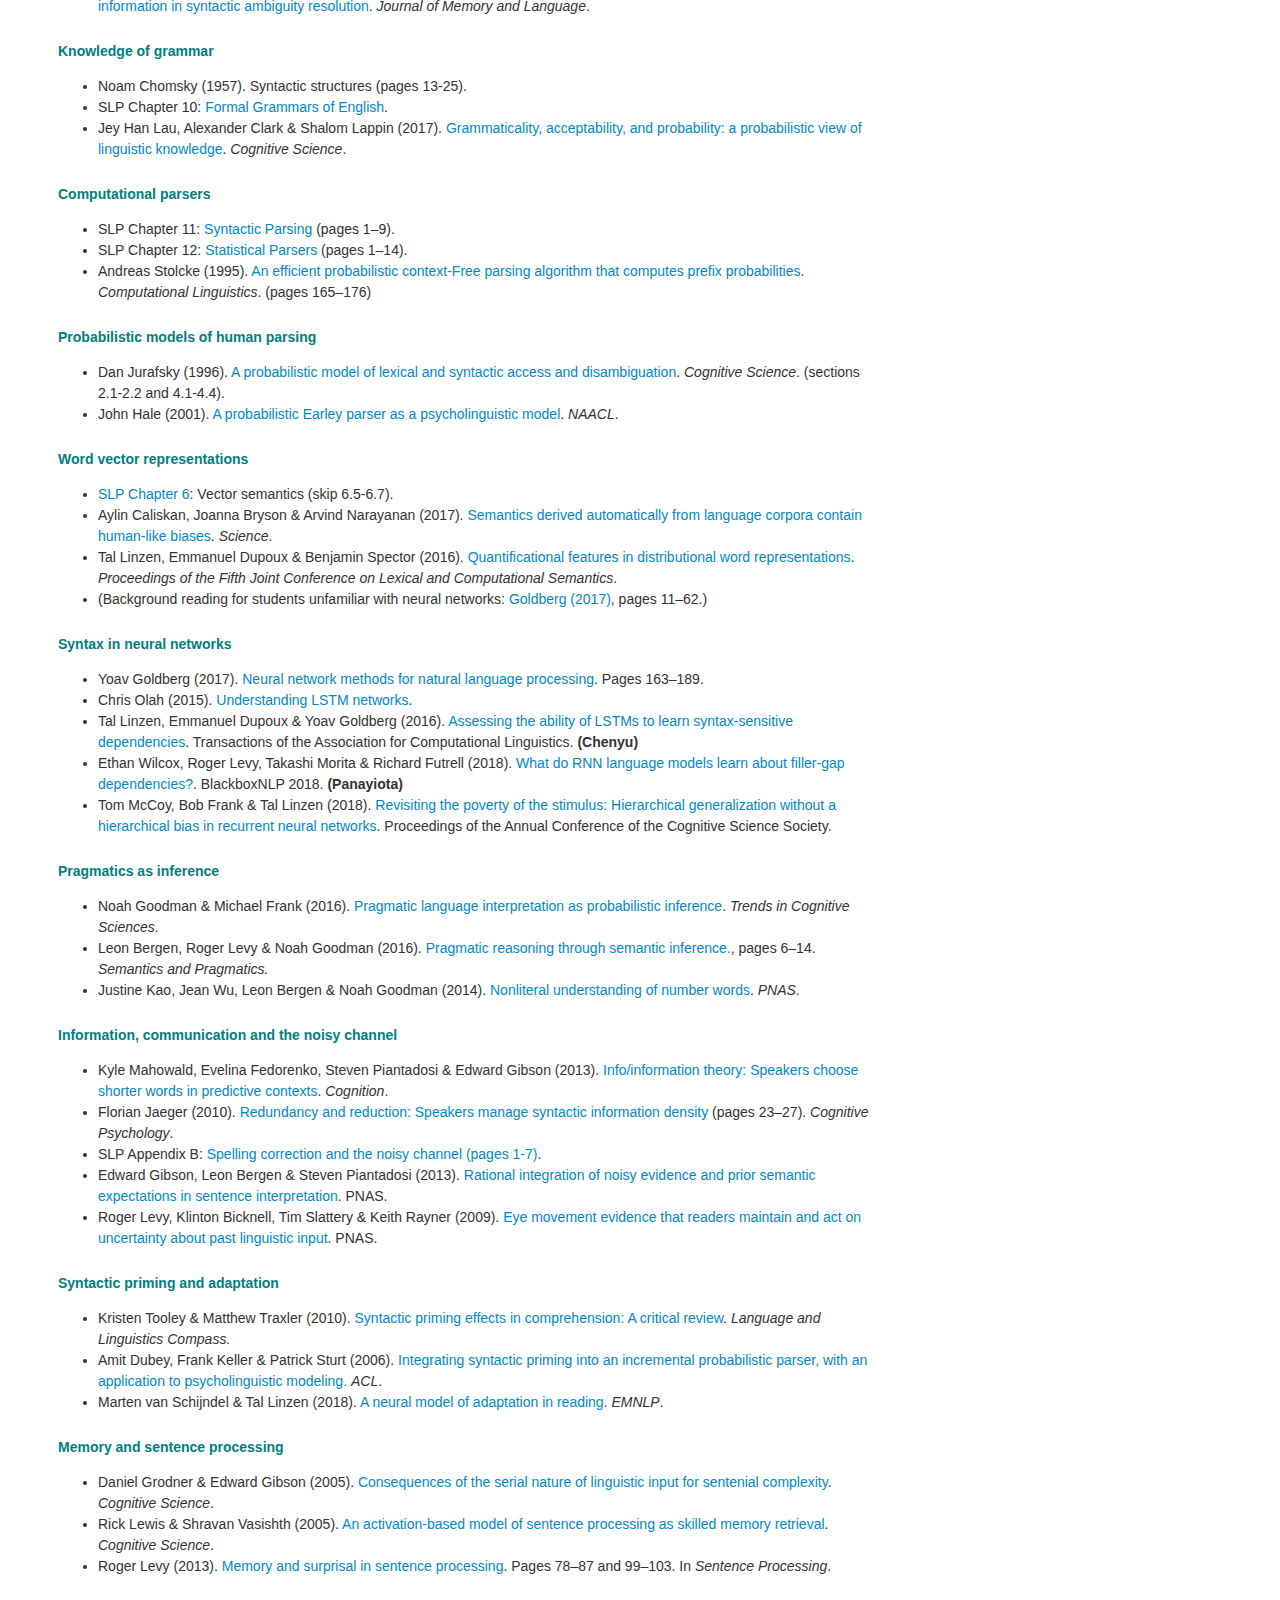
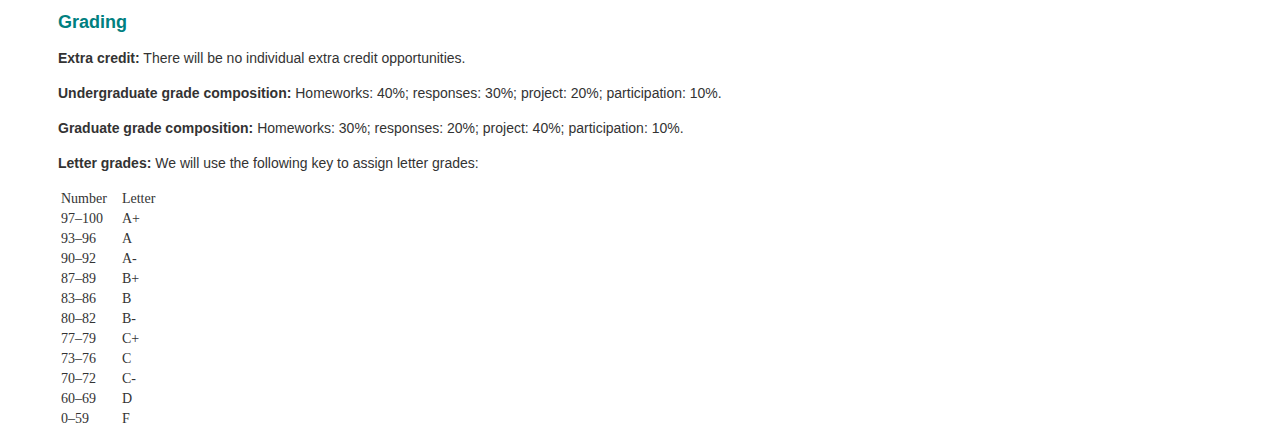
<file: media/teaching/cpl_spring_2019.html>
<html>
<head>
    <link rel="stylesheet" href="/media/css/style.css">
    <title>JHU Computational Psycholinguistics: Spring 2019</title>
</head>
<body>

<div class="inset">
    <h1>JHU Computational Psycholinguistics: Spring 2019</h1>
    <p>Tuesdays and Thursdays, 10:30-11:45 am</p>
    <p>Krieger 111</p>

    <table>
        <tr><td>Instructor</td><td> <p><a href="http://tallinzen.net">Tal Linzen</a></p><p>tal.linzen@jhu.edu</p><p>Office hour: Wed 3-4 pm, Krieger 243</p></td></tr>
        <tr><td>Teaching assistant</td><td> <p>Suhas Arehalli</p><p>sarehal1@jhu.edu</p><p>Office hour: Thu 3-4 pm, Krieger 136</p><p>Section: Fri 2-3 pm</tr>
    </table>

    <h2>Course description</h2>
	
    <p>
How do we understand and produce sentences in a language we speak? How do we acquire the knowledge that underlies this ability? Computational psycholinguistics seeks to address these questions using a combination of two approaches: computational models, which aim to replicate the processes that take place in the human mind; and human experiments, which are designed to test those models. The perspective we will take in this class is that models and experimental paradigms from psycholinguistics do not only advance our understanding of the cognitive science, but can also help us advance artificial intelligence and language technologies. While research in computational psycholinguistics spans all levels of linguistic structure, from speech to discourse, the focus of this class will be at the level of the sentence (syntax and semantics).
    </p>

<p>At the end of this class, you are expected to be able to:</p>

<ul>
    <li> Identify the central experimental tools and paradigms used in psycholinguistics.</li>
    <li> Explain central empirical findings in human syntactic comprehension and acquisition, in areas such as prediction, priming, and coping with syntactic ambiguity.</li>
    <li> Use computational tools such as grammars, Bayesian models and recurrent neural networks to implement basic computational psycholinguistic models.</li>
    <li> Design and run simple psycholinguistic experiments on humans and neural networks.
</ul>

<p><b>Prerequisites:</b> I will assume you're familiar with probability theory (e.g., Bayes' law) and are comfortable with Python programming. Experience with neural networks would be helpful. I will also assume familiarity with basic concepts in linguistics.</p>

<h2>Course requirements</h2>

<p>Your responsibilities for the course are:</p>
<ul>
    <li>Attend the lectures <b>and participate regularly</b>.</li>
    <li>If anything isn't clear, ask questions in class, on Piazza or during our office hours.</li>
    <li>Complete the assigned readings prior to the class in which they are discussed, and write a half-page (single-spaced) commentary on <b>10</b> of the readings. Acceptable commentary topics include identifying an issue with the design of the experiment, proposing a follow-up experiment or discussing a potential challenge to authors' interpretation. Commentaries on the textbook chapters (SLP3 and Goldberg) are not allowed.</li>
    <li>Complete the four homework assignments.</li>
    <li>Write a final project (a substantial one for students enrolled in the graduate section, and a smaller one for students enrolled in the undergraduate section).</p>
</ul>

<p><b>Homework assignments:</b> There will be four homework assignments. These assignments will involve implementing computational models discussed in class. You have a budget of ten late days to be used at your discretion over the course of the semester, for any reason (e.g., illness); you do not need to ask for permission to use them. Use your late days wisely: once the budget has been exhausted, late assignments will receive a grade of 0.
</p>

<p><b>Commentary grading:</b>
We will use the follow three-point key to grade your commentaries:

<ul>
    <li><b>1</b> if you submitted a response, but did not convincingly demonstrate that you had read the article.</li>

    <li><b>2</b> if you adequately demonstrated that you have read <b>the entire</b> article (e.g., by identifying its main contribution), but have merely summarized or restated the results or theories stated in the article.</li>

    <li><b>3</b> if you have gone above and beyond summarizing the paper, providing criticisms, proposing follow-ups, synthesizing with other literature, providing new perspectives on the work, etc.</li>
</ul>

<p>Half point adjustments will be made to account for work that does not quite fit in each of the categories, either up or down. Note that when you present an idea, we want to see at least some justification for that idea. We will not grade you on some notion of the  "validity" or "reasonableness" of your justifications or proposals, but just don't say something like "they should try using 345-gram models" or "they should have used a different corpus" without stating why it's interesting or why it matters. 

Graduate Students will be graded out of 3 points, undergrads out of 2. That means that undergrads are not responsible for doing anything other than demonstrating that they have read and (at least vaguely) understood what's going on. You are more than welcome to get the 3rd point though - it is extra credit.

<p><b>Laptop policy:</b> Cognitive scientists have found that laptop use in the classroom can lead to lower test scores:</p>

<p>Raviza, S. M., Uitvlugt, M. G., &amp; Fenn, K. M. (2016). <a href="http://faculty.missouri.edu/segerti/1000/LaptopClassroomUse.pdf">Logged in and zoned out: How laptop Internet use relates to classroom learning.</a> Psychological Science, 28(2), 171&ndash;180.</p>

<p>We recommend that you avoid using your laptop in class, except for activities that are directly related to the class (e.g., following a Jupyter notebook).</p>

<p><b>Final project:</b> You will be expected to write a final project in groups of two. Interdisciplinary groups made up of students whose backgrounds complement each other are particularly encouraged.  The timeline for the project is:</p>

<ul>
    <li>February 14: Email Suhas with a tentative group. Explain how the the group members contribute intellectually diverse perspectives to the group.</li>
    <li>By March 7: Finalize groups and discuss a project idea with Tal (grads) or Suhas (undergrads).</li>
    <li>March 21: Email Tal (G) or Suhas (UG) a project description (by 6 pm). The project description should be up to two single-spaced pages long, and include (1) a short summary of the idea, (2) at least three research articles that are relevant to the project and a brief explanation why each of them is relevant, (3) a list of concrete steps you will undertake to complete the project, (4) and the division of labor between the group members.</li>
    <li>April 12: Progress report due (up to two single-spaced pages).</li>
    <li>April 26: Circulate a final report on the project to all of the students in the class.</li>
    <li>Class presentations in the final week of class (grads, potentially subset of undergrads).</li>
</ul>

<p><b>Piazza:</b> We will be using a Piazza site to make announcements and answer questions. Soon all enrolled students should receive an invitation to join the Piazza site. Alternatively, you can add yourself to the <a href="https://piazza.com/class/jqpponjoyv32qw">site</a>.

<p><b>Readings:</b> There is no required textbook. All of the readings will be available on Piazza.</p>

<p>Many of the readings are from the <a href="https://web.stanford.edu/~jurafsky/slp3/">draft third edition</a> of Jurafsky and Martin's textbook Speech and Language Processing. Page numbers and chapters refer to the September 23, 2018 version (these chapters are also available on Piazza). </p>

<p>An optional resource to supplement the readings is Jacob Eisenstein's <a href="https://github.com/jacobeisenstein/gt-nlp-class/blob/master/notes/eisenstein-nlp-notes.pdf">new NLP textbook</a> (also work in progress).</p>

<h2>Anxiety, Stress and Mental Health</h2>

<p>If you are struggling with anxiety, stress, depression or other mental health related concerns, please consider visiting the JHU Counseling Center. If you are concerned about a friend, please encourage that person to seek out their services. The Counseling Center is located at 3003 North Charles Street in Suite S-200 and can be reached at 410-516-8278 and <a href="http://studentaffairs.jhu.edu/counselingcenter">online</a>.

<h2>Ethics policy</h2>

The strength of the university depends on academic and personal integrity. In this course, you must be honest and truthful. Ethical violations include cheating on exams, plagiarism, reuse of assignments, improper use of the Internet and electronic devices, unauthorized collaboration, alteration of graded assignments, forgery and falsification, lying, facilitating academic dishonesty, and unfair competition. Please report any ethics violations you witness to the instructor. You may consult the associate dean of student affairs and/or the chairman of the Ethics Board beforehand. See also the guide on ``Academic Ethics for Undergraduates'' and the <a href="http://ethics.jhu.edu">Ethics Board Web site</a>. In particular:

<p><b>Do not cheat.</b> You are encouraged to talk with other students about the content of the course, and to use written material (e.g., the slides and books, external websites, articles, newspaper/magazine stories) as sources, but your written work must be original to you, with the exception of short quotes that are clearly indicated as such (see next paragraph).</p>

<p><b>Do not plagiarize.</b> If you quote directly from a book or other resource, please indicate this with quotes ("...") and a parenthesized citation after the quoted material; in any case, do not quote extensively from other sources. If you are simply paraphrasing a portion of a resource, leave off the quotes but keep the citation. Use a simple format for citations, for example: "human language syntax is not regular (Chomsky 1957: pages xxx-xxx)".</p>

<h2>Disability services</h2>

Any student with a disability who may need accommodations in this class should obtain an accommodation letter from Student Disability Services, studentdisabilityservices@jhu.edu, 385 Garland, (410) 516-4720. Please bring it to our attention as early as possible so we can do the best we can to accommodate your needs.

<h2>Course outline</h2>

<p>The topics and readings may change during the semester, depending on our rate of progress and interests.</p>

<h3>Probabilistic prediction</h3>

<ul>
    <li>Marta Kutas, Katherine DeLong &amp; Nathaniel Smith (2011). <a href="https://vorpus.org/papers/kutas-delong-smith-2011-chapter.pdf">A look around at what lies ahead: Prediction and predictability in language processing</a>. In <i>Predictions in the brain: Using our past to generate a future</i>.</li>
    <li>Nathaniel Smith &amp; Roger Levy (2013). <a href="https://vorpus.org/papers/smith-levy-2013-predictability-logarithmic.pdf">The effect of word predictability on reading time is logarithmic</a>. <i>Cognition</i>.</li>
    <li>SLP Chapter 3: <a href="https://web.stanford.edu/~jurafsky/slp3/3.pdf">Language modeling with n-grams</a> (through 3.4, inclusive).</li>
    <li>(Probability refresher: Sharon Goldwater (2018), Basic probability theory.)
</ul>

<h3>Human parsing</h3>

<ul>
    <li>Lyn Frazier (1987). <a href="/media/cpl/frazier_1987.pdf">Sentence processing: A tutorial review</a>. In <i>Attention and performance 12: The psychology of reading</i>, pages 560&ndash;569.</li>
    <li>Ken McRae &amp; Kazunaga Matsuki (2013). Constraint-based models of sentence processing. In <i>Sentence processing</i>, pages 51&ndash;62.</li>
    <li>Lyn Frazier &amp; Keith Rayner (1982). <a href="https://www.sciencedirect.com/science/article/pii/0010028582900081">Making and correcting errors during sentence comprehension: Eye movements in the analysis of structurally ambiguous sentences</a>. <i>Cognitive Psychology</i>.</li>
    <li>John Trueswell, Michael Tanenhaus and Susan Garnsey (1994). <a href="http://www.psych.upenn.edu/~trueswel/Trueswell_Papers/Trueswell_Tanenhuas_Garnsey_1994.pdf">Semantic influences on parsing: Use of thematic role information in syntactic ambiguity resolution</a>. <i>Journal of Memory and Language</i>.</li>
</ul>

<h3>Knowledge of grammar</h3>

<ul>
    <li>Noam Chomsky (1957). Syntactic structures (pages 13-25).</li>
    <li>SLP Chapter 10: <a href="https://web.stanford.edu/~jurafsky/slp3/10.pdf">Formal Grammars of English</a>.</li>
    <li>Jey Han Lau, Alexander Clark &amp; Shalom Lappin (2017). <a href="https://onlinelibrary.wiley.com/doi/full/10.1111/cogs.12414">Grammaticality, acceptability, and probability: a probabilistic view of linguistic knowledge</a>. <i>Cognitive Science</i>.</li>
</ul>


<h3>Computational parsers</h3>

<ul>
    <li>SLP Chapter 11: <a href="https://web.stanford.edu/~jurafsky/slp3/11.pdf">Syntactic Parsing</a> (pages 1&ndash;9).</li>
    <li>SLP Chapter 12: <a href="https://web.stanford.edu/~jurafsky/slp3/12.pdf">Statistical Parsers</a> (pages 1&ndash;14).</li>
    <li>Andreas Stolcke (1995). <a href="www.aclweb.org/anthology/J95-2002">An efficient probabilistic context-Free parsing algorithm that computes prefix probabilities</a>. <i>Computational Linguistics</i>. (pages 165&ndash;176)</li>
</ul>

<h3>Probabilistic models of human parsing</h3>

<ul>
    <li>Dan Jurafsky (1996). <a href="https://onlinelibrary.wiley.com/doi/pdf/10.1207/s15516709cog2002_1">A probabilistic model of lexical and syntactic access and disambiguation</a>. <i>Cognitive Science</i>. (sections 2.1-2.2 and 4.1-4.4). </li>
    <li>John Hale (2001). <a href="www.aclweb.org/anthology/N01-1021">A probabilistic Earley parser as a psycholinguistic model</a>. <i>NAACL</i>.</li>
</ul>

<h3>Word vector representations</h3>

<ul>
    <li><a href="https://web.stanford.edu/~jurafsky/slp3/6.pdf">SLP Chapter 6</a>: Vector semantics (skip 6.5-6.7).</li>
    <li>Aylin Caliskan, Joanna Bryson &amp; Arvind Narayanan (2017). <a href="http://science.sciencemag.org/content/sci/356/6334/183.full.pdf">Semantics derived automatically from language corpora contain human-like biases</a>. <i>Science</i>.</li>
    <li>Tal Linzen, Emmanuel Dupoux &amp; Benjamin Spector (2016). <a href="https://www.aclweb.org/anthology/S16-2001">Quantificational features in distributional word representations</a>. <i>Proceedings of the Fifth Joint Conference on Lexical and Computational Semantics</i>.</li>
    <li>(Background reading for students unfamiliar with neural networks: <a href="https://www.morganclaypool.com/doi/pdf/10.2200/S00762ED1V01Y201703HLT037">Goldberg (2017)</a>, pages 11&ndash;62.)
</ul>

<h3>Syntax in neural networks</h3>
<ul>
    <li>Yoav Goldberg (2017). <a href="https://www.morganclaypool.com/doi/pdf/10.2200/S00762ED1V01Y201703HLT037">Neural network methods for natural language processing</a>. Pages 163&ndash;189.</li>
    <li>Chris Olah (2015). <a href="http://colah.github.io/posts/2015-08-Understanding-LSTMs">Understanding LSTM networks</a>.</li>
    <li>Tal Linzen, Emmanuel Dupoux &amp; Yoav Goldberg (2016). <a href="https://www.mitpressjournals.org/doi/pdfplus/10.1162/tacl_a_00115">Assessing the ability of LSTMs to learn syntax-sensitive dependencies</a>. Transactions of the Association for Computational Linguistics. <b>(Chenyu)</b></li>
    <li>Ethan Wilcox, Roger Levy, Takashi Morita &amp; Richard Futrell (2018). <a href="https://www.aclweb.org/anthology/W18-5423">What do RNN language models learn about filler-gap dependencies?</a>. BlackboxNLP 2018. <b>(Panayiota)</b></li>
    <li>Tom McCoy, Bob Frank &amp; Tal Linzen (2018). <a href="http://mindmodeling.org/cogsci2018/papers/0399/0399.pdf">Revisiting the poverty of the stimulus: Hierarchical generalization without a hierarchical bias in recurrent neural networks</a>. Proceedings of the Annual Conference of the Cognitive Science Society.</li>
</ul>

<h3>Pragmatics as inference</h3>

<ul>
    <li>Noah Goodman &amp; Michael Frank (2016). <a href="https://cocolab.stanford.edu/papers/GoodmanFrank2016-TICS.pdf">Pragmatic language interpretation as probabilistic inference</a>. <i>Trends in Cognitive Sciences</i>.</li>
    <li>Leon Bergen, Roger Levy &amp; Noah Goodman (2016). <a href="http://semprag.org/article/view/sp.9.20">Pragmatic reasoning through semantic inference.</a>, pages 6&ndash;14. <i>Semantics and Pragmatics.</i></li>
    <li>Justine Kao, Jean Wu, Leon Bergen &amp; Noah Goodman (2014). <a href="https://www.pnas.org/content/pnas/111/33/12002.full.pdf">Nonliteral understanding of number words</a>. <i>PNAS</i>.</li>
</ul>

<h3>Information, communication and the noisy channel</h3>
<ul>
    <li>Kyle Mahowald, Evelina Fedorenko, Steven Piantadosi &amp; Edward Gibson (2013). <a href="https://evlab.mit.edu/sites/default/files/documents/Mahowald_et_al_2013_Cognition.pdf">Info/information theory: Speakers choose shorter words in predictive contexts</a>. <i>Cognition</i>.</li>
    <li>Florian Jaeger (2010). <a href="https://www.hlp.rochester.edu/resources/workshop_materials/EVELIN12/Jaeger10UIDcomplementizers-offprint.pdf">Redundancy and reduction: Speakers manage syntactic information density</a> (pages 23&ndash;27). <i>Cognitive Psychology</i>.</li>
    <li>SLP Appendix B: <a href="https://web.stanford.edu/~jurafsky/slp3/B.pdf">Spelling correction and the noisy channel (pages 1-7)</a>.</li>
    <li>Edward Gibson, Leon Bergen &amp; Steven Piantadosi (2013). <a href="https://www.pnas.org/content/pnas/110/20/8051.full.pdf">Rational integration of noisy evidence and prior semantic expectations in sentence interpretation</a>. PNAS.</li>
    <li>Roger Levy, Klinton Bicknell, Tim Slattery &amp; Keith Rayner (2009). <a href="https://www.pnas.org/content/pnas/106/50/21086.full.pdf">Eye movement evidence that readers maintain and act on uncertainty about past linguistic input</a>. PNAS.</li>
</ul>
</h3>

<h3>Syntactic priming and adaptation</h3>

<ul>
    <li>Kristen Tooley &amp; Matthew Traxler (2010). <a href="https://onlinelibrary.wiley.com/doi/abs/10.1111/j.1749-818X.2010.00249.x">Syntactic priming effects in comprehension: A critical review</a>. <i>Language and Linguistics Compass.</i></li>
    <li>Amit Dubey, Frank Keller &amp; Patrick Sturt (2006). <a href="https://aclweb.org/anthology/papers/P/P06/P06-1053/">Integrating syntactic priming into an incremental probabilistic parser, with an application to psycholinguistic modeling.</a> <i>ACL</i>.</li>
    <li>Marten van Schijndel &amp; Tal Linzen (2018). <a href="https://aclweb.org/anthology/papers/D/D18/D18-1499/">A neural model of adaptation in reading</a>. <i>EMNLP</i>.</li>
</ul>

<h3>Memory and sentence processing</h3>
<ul>
    <li>Daniel Grodner &amp; Edward Gibson (2005). <a href="https://onlinelibrary.wiley.com/doi/epdf/10.1207/s15516709cog0000_7">Consequences of the serial nature of linguistic input for sentenial complexity</a>. <i>Cognitive Science</i>.</li>
    <li>Rick Lewis &amp; Shravan Vasishth (2005). <a href="https://onlinelibrary.wiley.com/doi/abs/10.1207/s15516709cog0000_25">An activation-based model of sentence processing as skilled memory retrieval</a>. <i>Cognitive Science</i>.</li>
    <li>Roger Levy (2013). <a href="idiom.ucsd.edu/~rlevy/papers/levy-2013-memory-and-surprisal-corrected.pdf">Memory and surprisal in sentence processing</a>. Pages 78&ndash;87 and 99&ndash;103. In <i>Sentence Processing</i>.</li>
</ul>

<h2>Grading</h2>

<p><b>Extra credit:</b> There will be no individual extra credit opportunities.</p>

<p><b>Undergraduate grade composition:</b> Homeworks: 40%; responses: 30%; project: 20%; participation: 10%.</p>

<p><b>Graduate grade composition:</b> Homeworks: 30%; responses: 20%; project: 40%; participation: 10%.</p>

<p><b>Letter grades:</b> We will use the following key to assign letter grades:</p>

<table>
    <tr> <td>Number </td><td>Letter</td></tr>
<tr> <td> 97&ndash;100</td><td>A+</td></tr>
<tr> <td>   93&ndash;96</td><td>A</td></tr>
<tr> <td>   90&ndash;92</td><td>A-</td></tr>
<tr> <td>   87&ndash;89</td><td>B+</td></tr>
<tr> <td>   83&ndash;86</td><td>B</td></tr>
<tr> <td>   80&ndash;82</td><td>B-</td></tr>
<tr> <td>   77&ndash;79</td><td>C+</td></tr>
<tr> <td>   73&ndash;76</td><td>C</td></tr>
<tr> <td>   70&ndash;72</td><td>C-</td></tr>
<tr> <td>   60&ndash;69</td><td>D</td></tr>
<tr> <td>   0&ndash;59</td><td>F</td></tr>
</table>

    <table>
        <tr></tr>
    </table>
</div>
</body>
</html>
</file>
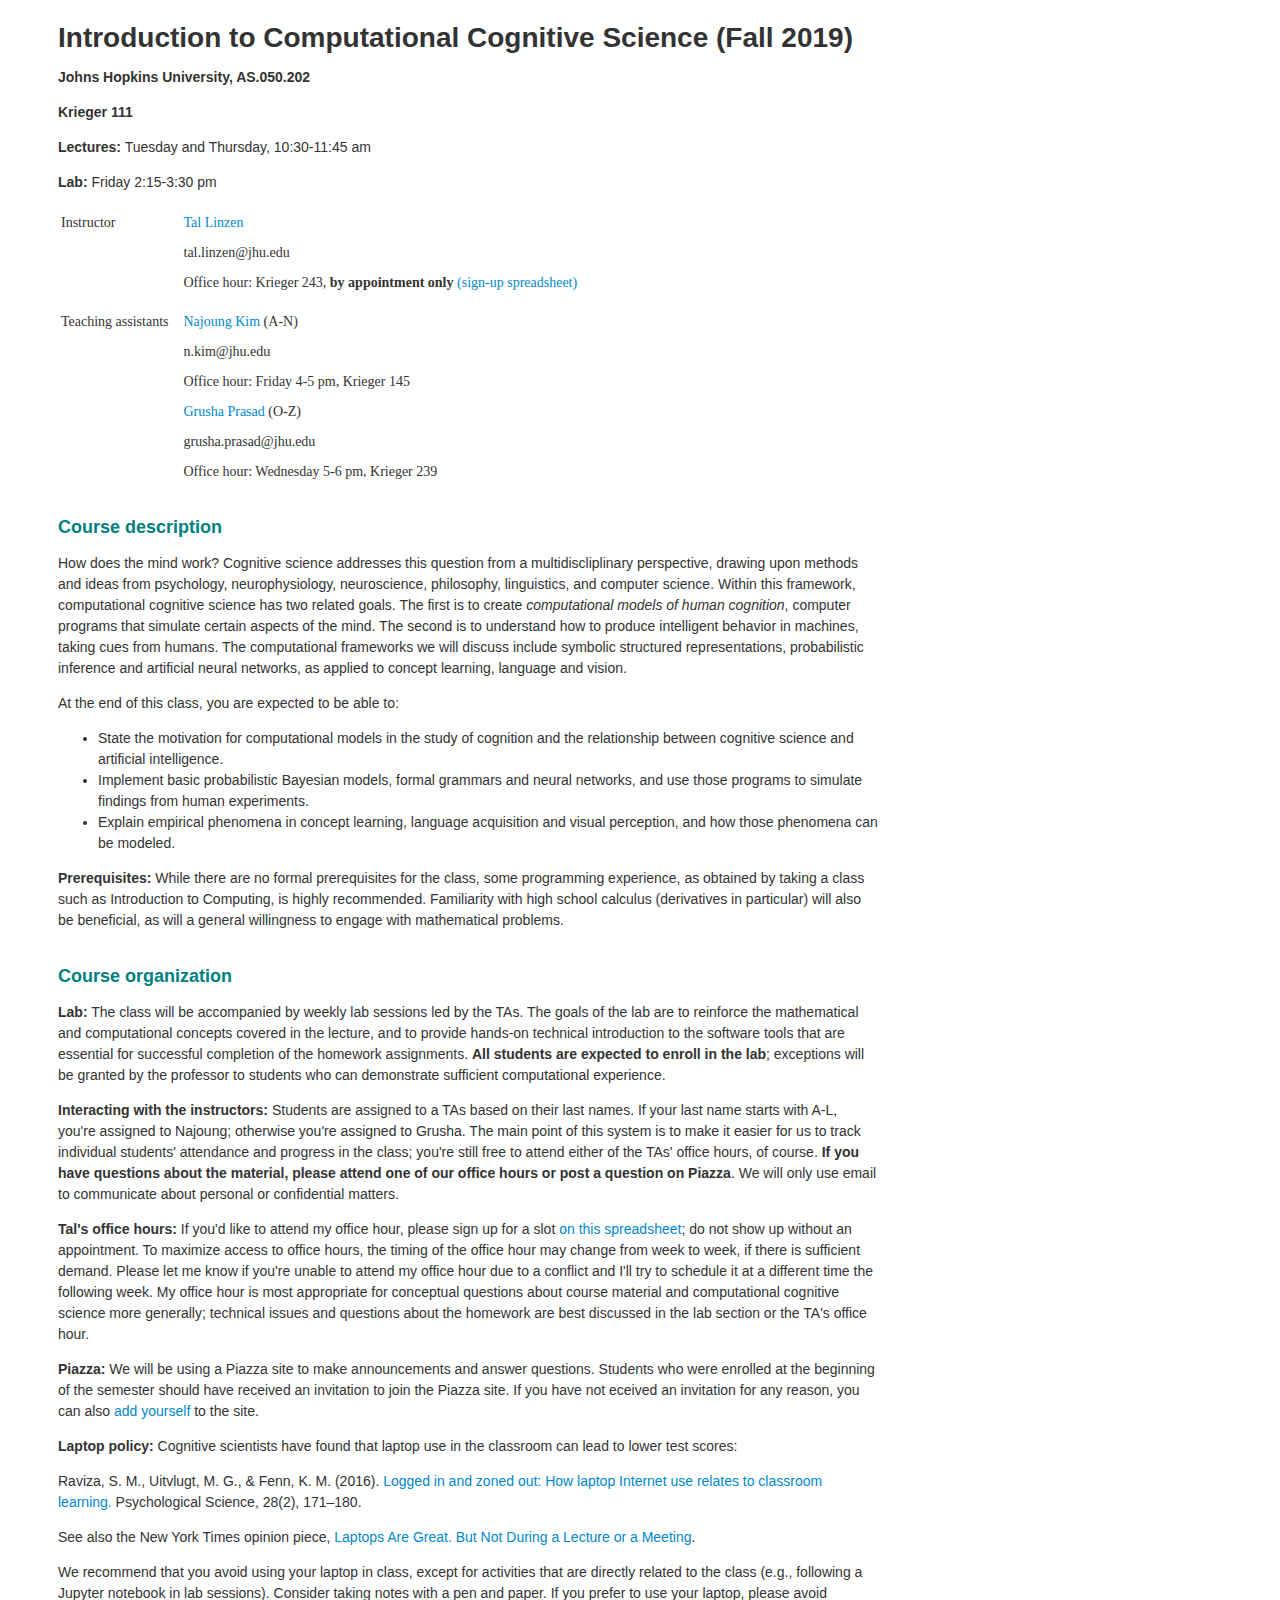
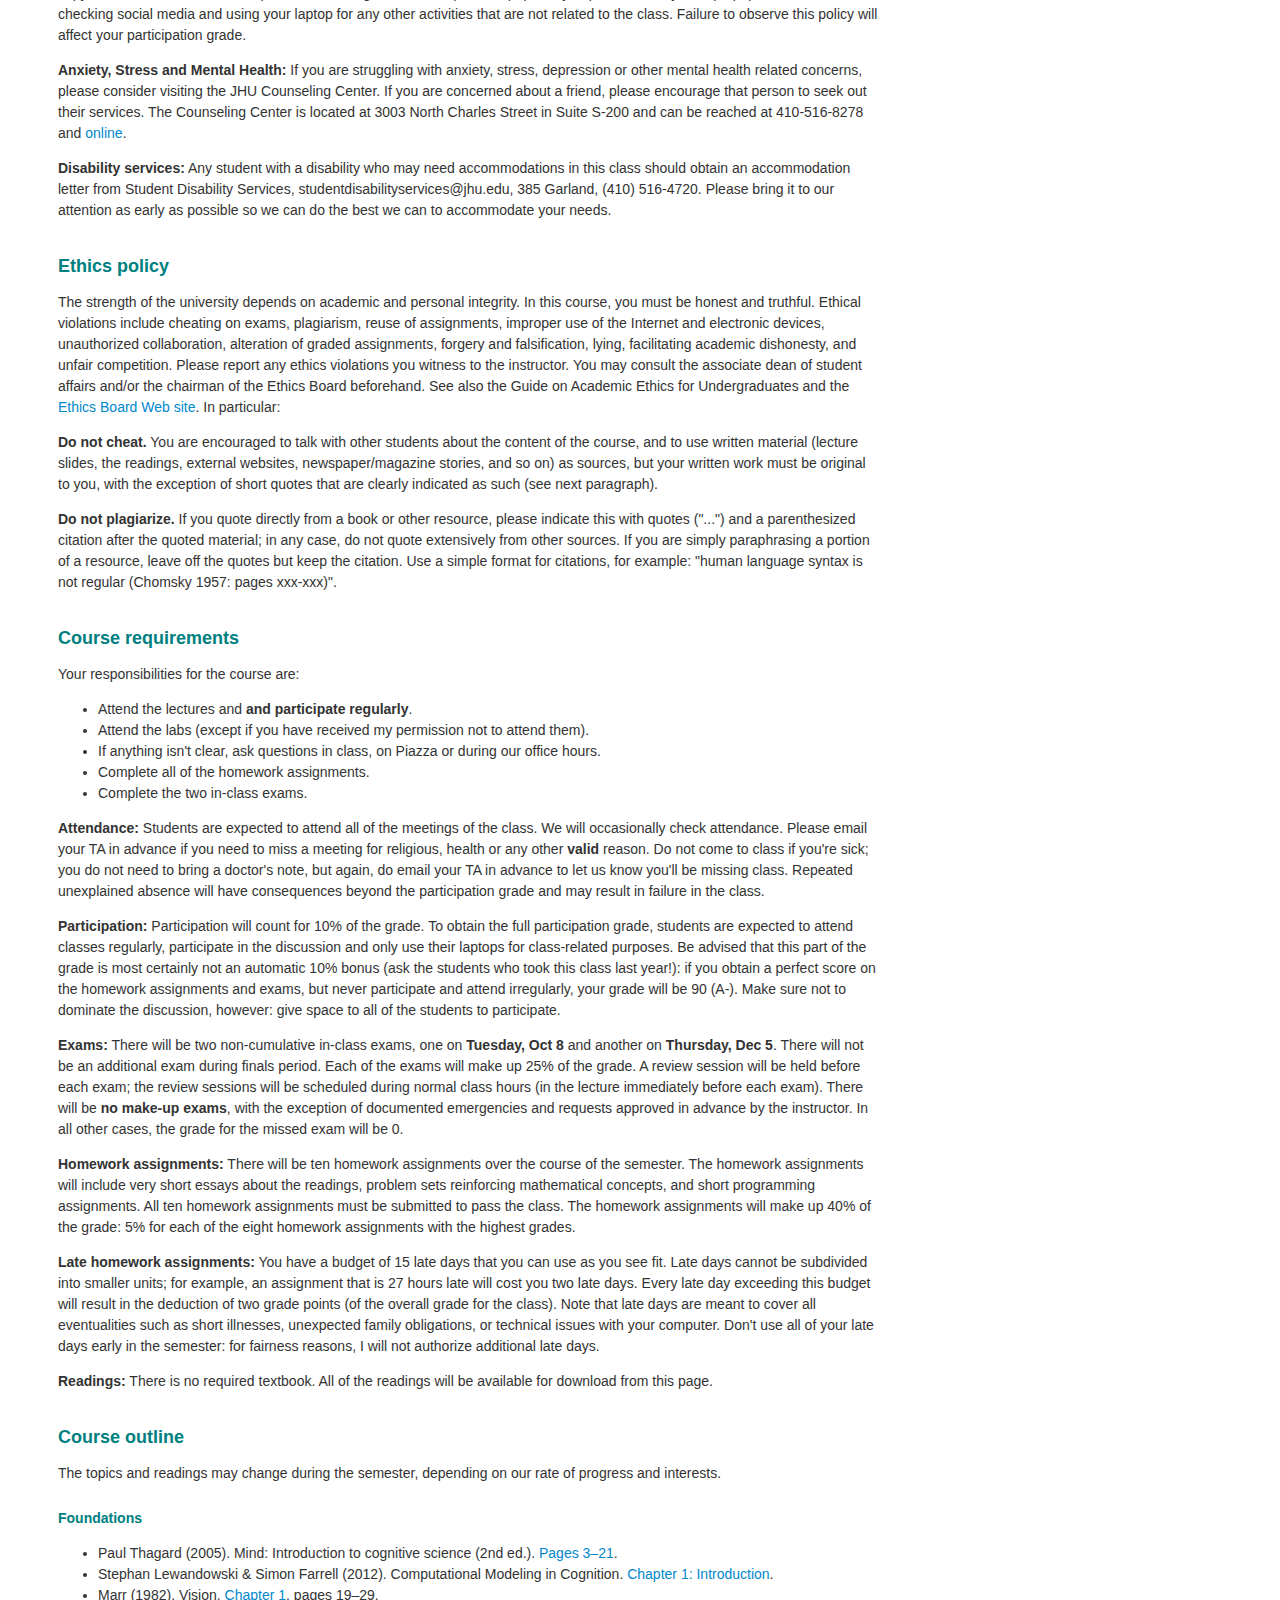
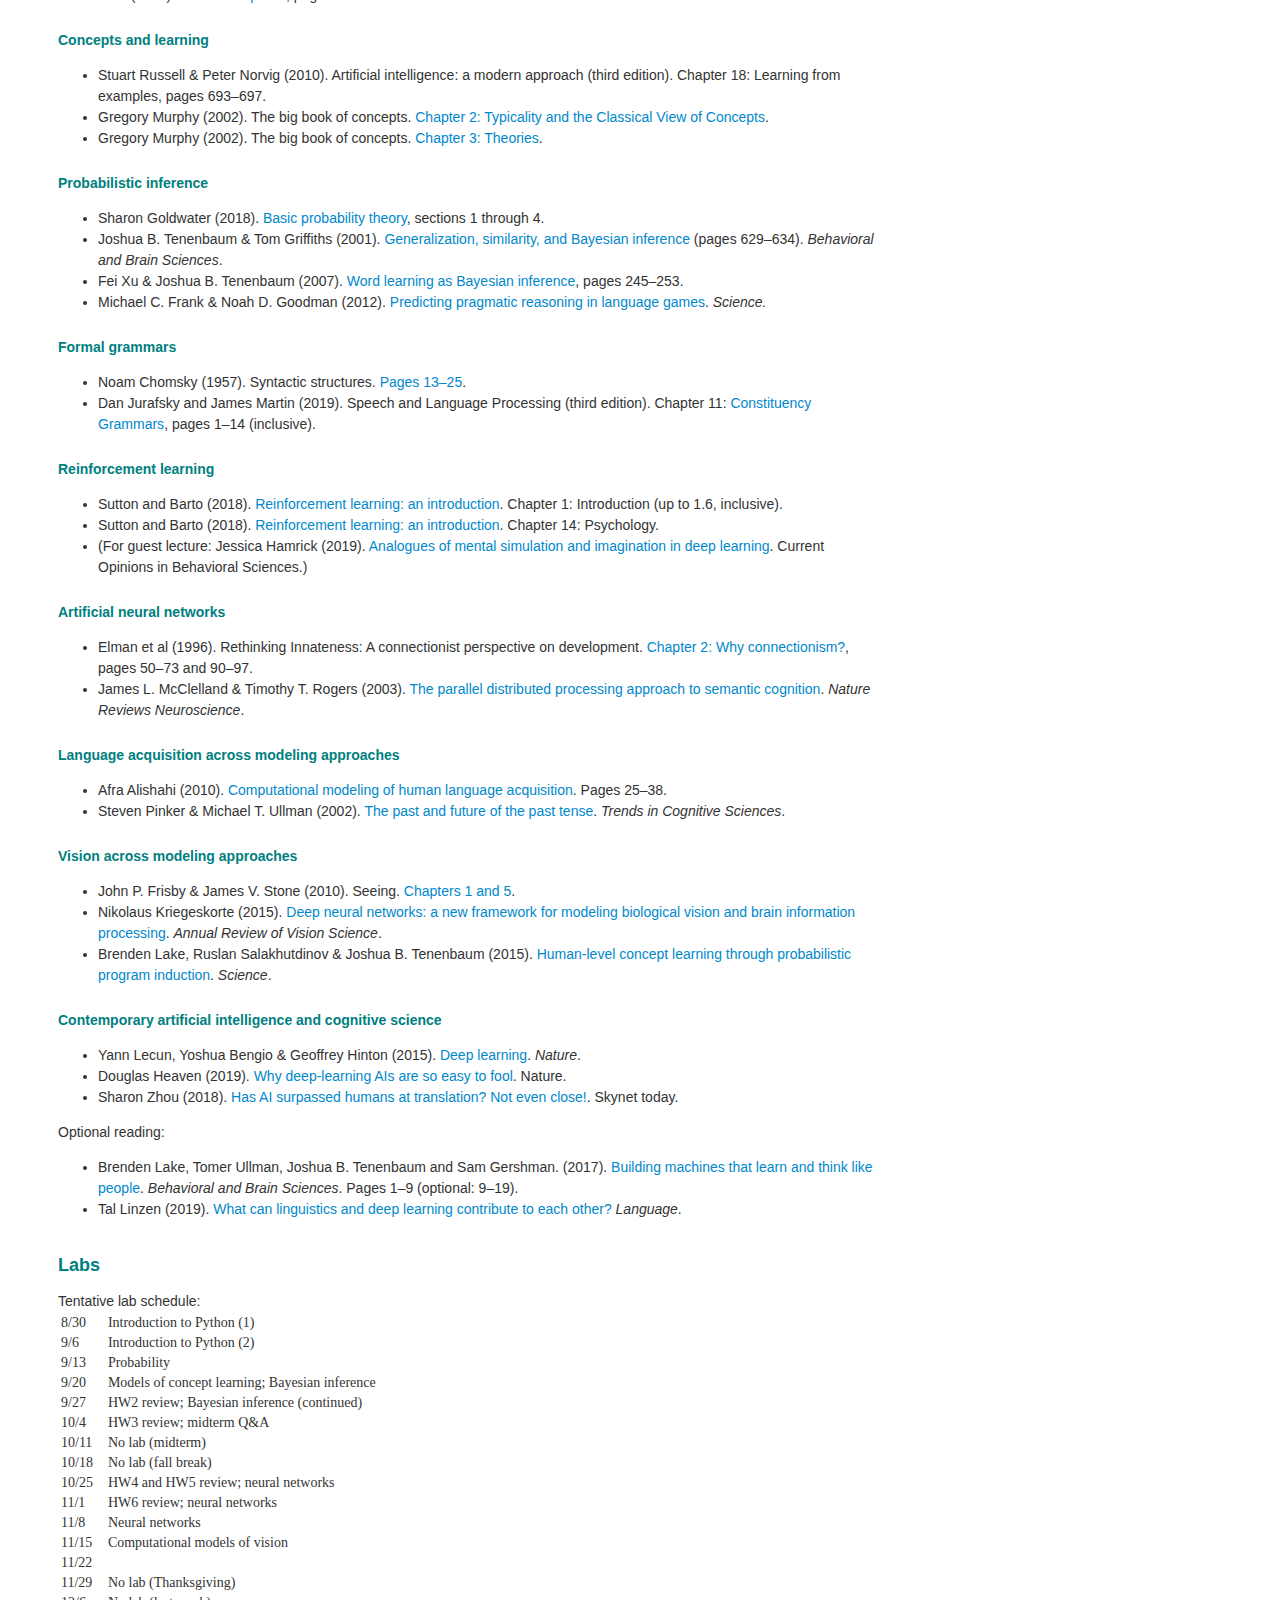
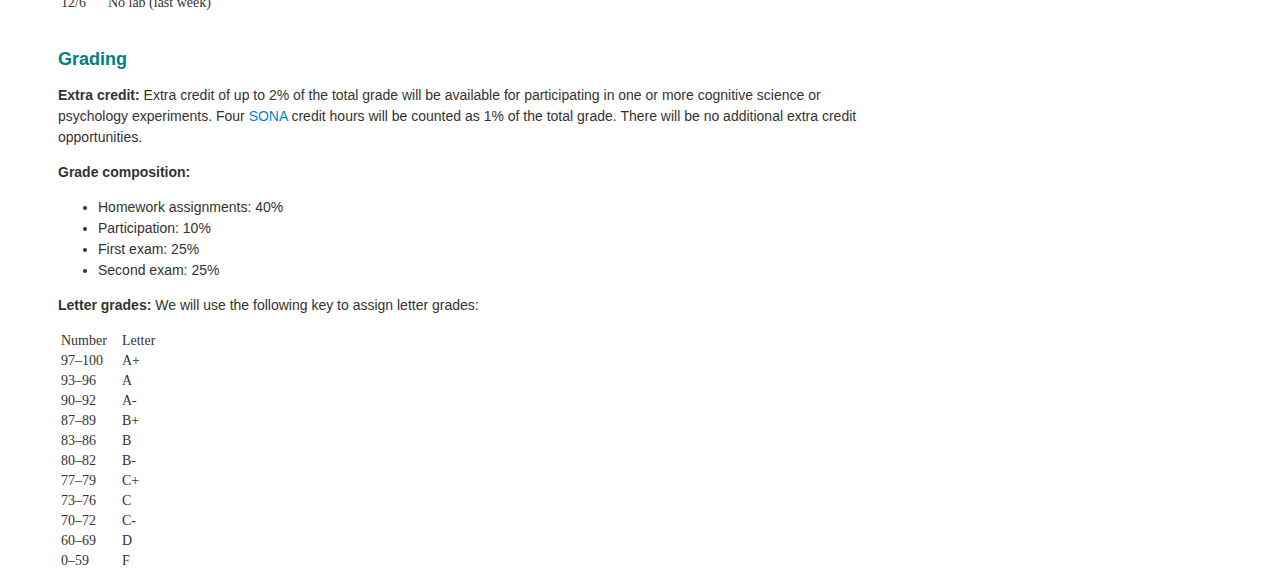
<file: media/teaching/intro_ccs_fall_2019.html>
<html>
<head>
    <link rel="stylesheet" href="/media/css/style.css">
    <title>Intro to Computational Cognitive Science: Fall 2019</title>
</head>
<body>

<div class="inset">
    <h1>Introduction to Computational Cognitive Science (Fall 2019)</h1>
    <p><b>Johns Hopkins University, AS.050.202</b>
    <p><b>Krieger 111</b></p>
    <p><b>Lectures:</b> Tuesday and Thursday, 10:30-11:45 am</p>
    <p><b>Lab:</b> Friday 2:15-3:30 pm</tr>
    <table>
        <tr><td style="padding-top: 20px">Instructor</td><td style="padding-top: 20px"> <p><a href="http://tallinzen.net">Tal Linzen</a></p><p>tal.linzen@jhu.edu</p><p>Office hour: Krieger 243, <b>by appointment only</b> <a href="https://docs.google.com/spreadsheets/d/10lJ_Dmtq8cZ1LdND3r1aSALUAv3ESbUGnbiiVu4b8tw/edit?usp=sharing">(sign-up spreadsheet)</p></td></tr>
        <tr><td style="padding-top: 20px">Teaching assistants</td>
            <td style="padding-top: 20px"> <p><a href="https://najoungkim.github.io/">Najoung Kim</a> (A-N) </p><p>n.kim@jhu.edu</p><p>Office hour: Friday 4-5 pm, Krieger 145</p>
                <p><a href="https://grushaprasad.github.io">Grusha Prasad</a> (O-Z) </p><p>grusha.prasad@jhu.edu</p><p>Office hour: Wednesday 5-6 pm, Krieger 239</p></td>
        </tr>
    </table>

    <h2>Course description</h2>
	
    <p>
    How does the mind work? Cognitive science addresses this question from a multidiscliplinary perspective, drawing upon methods and ideas from psychology, neurophysiology, neuroscience, philosophy, linguistics, and computer science. Within this framework, computational cognitive science has two related goals. The first is to create <i>computational models of human cognition</i>, computer programs that simulate certain aspects of the mind. The second is to understand how to produce intelligent behavior in machines, taking cues from humans. The computational frameworks we will discuss include symbolic structured representations, probabilistic inference and artificial neural networks, as applied to concept learning, language and vision. 
    </p>

<p>At the end of this class, you are expected to be able to:</p>

<ul>
    <li> State the motivation for computational models in the study of cognition and the relationship between cognitive science and artificial intelligence.</li>
    <li> Implement basic probabilistic Bayesian models, formal grammars and neural networks, and use those programs to simulate findings from human experiments.</li>
    <li> Explain empirical phenomena in concept learning, language acquisition and visual perception, and how those phenomena can be modeled.</li>
</ul>

<p><b>Prerequisites:</b> While there are no formal prerequisites for the class, some programming experience, as obtained by taking a class such as Introduction to Computing, is highly recommended. Familiarity with high school calculus (derivatives in particular) will also be beneficial, as will a general willingness to engage with mathematical problems.</p>

<h2>Course organization</h2>

<p><b>Lab:</b> The class will be accompanied by weekly lab sessions led by the TAs. The goals of the lab are to reinforce the mathematical and computational concepts covered in the lecture, and to provide hands-on technical introduction to the software tools that are essential for successful completion of the homework assignments. <b>All students are expected to enroll in the lab</b>; exceptions will be granted by the professor to students who can demonstrate sufficient computational experience.</p>

<p><b>Interacting with the instructors:</b> Students are assigned to a TAs based on their last names. If your last name starts with A-L, you're assigned to Najoung; otherwise you're assigned to Grusha. The main point of this system is to make it easier for us to track individual students' attendance and progress in the class; you're still free to attend either of the TAs' office hours, of course. <b>If you have questions about the material, please attend one of our office hours or post a question on Piazza</b>. We will only use email to communicate about personal or confidential matters.</p>

<p><b>Tal's office hours:</b> If you'd like to attend my office hour, please sign up for a slot <a href="https://docs.google.com/spreadsheets/d/10lJ_Dmtq8cZ1LdND3r1aSALUAv3ESbUGnbiiVu4b8tw/edit?usp=sharing">on this spreadsheet</a>; do not show up without an appointment. To maximize access to office hours, the timing of the office hour may change from week to week, if there is sufficient demand. Please let me know if you're unable to attend my office hour due to a conflict and I'll try to schedule it at a different time the following week. My office hour is most appropriate for conceptual questions about course material and computational cognitive science more generally; technical issues and questions about the homework are best discussed in the lab section or the TA's office hour.</p>

<p><b>Piazza:</b> We will be using a Piazza site to make announcements and answer questions. Students who were enrolled at the beginning of the semester should have received an invitation to join the Piazza site. If you have not eceived an invitation for any reason, you can also <a href="http://piazza.com/jhu/fall2019/as050202">add yourself</a> to the site.

<p><b>Laptop policy:</b> Cognitive scientists have found that laptop use in the classroom can lead to lower test scores:</p>

<p>Raviza, S. M., Uitvlugt, M. G., &amp; Fenn, K. M. (2016). <a href="http://faculty.missouri.edu/segerti/1000/LaptopClassroomUse.pdf">Logged in and zoned out: How laptop Internet use relates to classroom learning.</a> Psychological Science, 28(2), 171&ndash;180.</p>

<p>See also the New York Times opinion piece, <a href="/media/readings/laptops_during_class.pdf">Laptops Are Great. But Not During a
    Lecture or a Meeting</a>.</p>

<p>We recommend that you avoid using your laptop in class, except for activities that are directly related to the class (e.g., following a Jupyter notebook in lab sessions). Consider taking notes with a pen and paper. If you prefer to use your laptop, please avoid checking social media and using your laptop for any other activities that are not related to the class. Failure to observe this policy will affect your participation grade.</p>

<p><b>Anxiety, Stress and Mental Health:</b> If you are struggling with anxiety, stress, depression or other mental health related concerns, please consider visiting the JHU Counseling Center. If you are concerned about a friend, please encourage that person to seek out their services. The Counseling Center is located at 3003 North Charles Street in Suite S-200 and can be reached at 410-516-8278 and <a href="http://studentaffairs.jhu.edu/counselingcenter">online</a>.</b>

<p><b>Disability services:</b> Any student with a disability who may need accommodations in this class should obtain an accommodation letter from Student Disability Services, studentdisabilityservices@jhu.edu, 385 Garland, (410) 516-4720. Please bring it to our attention as early as possible so we can do the best we can to accommodate your needs.</p>

<h2>Ethics policy</h2>

The strength of the university depends on academic and personal integrity. In this course, you must be honest and truthful. Ethical violations include cheating on exams, plagiarism, reuse of assignments, improper use of the Internet and electronic devices, unauthorized collaboration, alteration of graded assignments, forgery and falsification, lying, facilitating academic dishonesty, and unfair competition. Please report any ethics violations you witness to the instructor. You may consult the associate dean of student affairs and/or the chairman of the Ethics Board beforehand. See also the Guide on Academic Ethics for Undergraduates and the <a href="http://ethics.jhu.edu">Ethics Board Web site</a>. In particular:

<p><b>Do not cheat.</b> You are encouraged to talk with other students about the content of the course, and to use written material (lecture slides, the readings, external websites, newspaper/magazine stories, and so on) as sources, but your written work must be original to you, with the exception of short quotes that are clearly indicated as such (see next paragraph).</p>

<p><b>Do not plagiarize.</b> If you quote directly from a book or other resource, please indicate this with quotes ("...") and a parenthesized citation after the quoted material; in any case, do not quote extensively from other sources. If you are simply paraphrasing a portion of a resource, leave off the quotes but keep the citation. Use a simple format for citations, for example: "human language syntax is not regular (Chomsky 1957: pages xxx-xxx)".</p>


<h2>Course requirements</h2>

<p>Your responsibilities for the course are:</p>
<ul>
    <li>Attend the lectures and <b>and participate regularly</b>.</li>
    <li>Attend the labs (except if you have received my permission not to attend them).</li>
    <li>If anything isn't clear, ask questions in class, on Piazza or during our office hours.</li>
    <li>Complete all of the homework assignments.</li>
    <li>Complete the two in-class exams.</li>
</ul>

<p><b>Attendance:</b> Students are expected to attend all of the meetings of the class. We will occasionally check attendance. Please email your TA in advance if you need to miss a meeting for religious, health or any other <b>valid</b> reason. Do not come to class if you're sick; you do not need to bring a doctor's note, but again, do email your TA in advance to let us know you'll be missing class. Repeated unexplained absence will have consequences beyond the participation grade and may result in failure in the class.<p>

<p><b>Participation:</b> Participation will count for 10% of the grade. To obtain the full participation grade, students are expected to attend classes regularly, participate in the discussion and only use their laptops for class-related purposes. Be advised that this part of the grade is most certainly not an automatic 10% bonus (ask the students who took this class last year!): if you obtain a perfect score on the homework assignments and exams, but never participate and attend irregularly, your grade will be 90 (A-). Make sure not to dominate the discussion, however: give space to all of the students to participate.</p>

<p><b>Exams:</b> There will be two non-cumulative in-class exams, one on <b>Tuesday, Oct 8</b> and another on <b>Thursday, Dec 5</b>. There will not be an additional exam during finals period. Each of the exams will make up 25% of the grade. A review session will be held before each exam; the review sessions will be scheduled during normal class hours (in the lecture immediately before each exam). There will be <b>no make-up exams</b>, with the exception of documented emergencies and requests approved in advance by the instructor. In all other cases, the grade for the missed exam will be 0.</p>

<p><b>Homework assignments:</b> There will be ten homework assignments over the course of the semester. The homework assignments will include very short essays about the readings, problem sets reinforcing mathematical concepts, and short programming assignments. All ten homework assignments must be submitted to pass the class. The homework assignments will make up 40% of the grade: 5% for each of the eight homework assignments with the highest grades.</p>

<p><b>Late homework assignments:</b> You have a budget of 15 late days that you can use as you see fit. Late days cannot be subdivided into smaller units; for example, an assignment that is 27 hours late will cost you two late days. Every late day exceeding this budget will result in the deduction of two grade points (of the overall grade for the class). Note that late days are meant to cover all eventualities such as short illnesses, unexpected family obligations, or technical issues with your computer. Don't use all of your late days early in the semester: for fairness reasons, I will not authorize additional late days.</p>

<p><b>Readings:</b> There is no required textbook. All of the readings will be available for download from this page.</p>

<h2>Course outline</h2>

<p>The topics and readings may change during the semester, depending on our rate of progress and interests.</p>

<h3>Foundations</h3>

<ul>
    <li>Paul Thagard (2005). Mind: Introduction to cognitive science (2nd ed.). <a href="/media/readings/thagard_2005.pdf">Pages 3&ndash;21</a>.</li>
    <li>Stephan Lewandowski &amp; Simon Farrell (2012). Computational Modeling in Cognition. <a href="/media/readings/lewandowsky_2012_chapter_1.pdf">Chapter 1: Introduction</a>.</li>
    <li>Marr (1982). Vision. <a href="/media/readings/marr_1982_chapter_1.pdf">Chapter 1</a>, pages 19&ndash;29.</li>
</ul>

<h3>Concepts and learning</h3>

<ul>
    <li>Stuart Russell &amp; Peter Norvig (2010). Artificial intelligence: a modern approach (third edition). Chapter 18: Learning from examples, pages 693&ndash;697.</li>
    <li>Gregory Murphy (2002). The big book of concepts. <a href="/media/readings/murphy_2002_ch2.pdf">Chapter 2: Typicality and the Classical View of Concepts</a>.</li>
    <li>Gregory Murphy (2002). The big book of concepts. <a href="/media/readings/murphy_2002_ch3.pdf">Chapter 3: Theories</a>.</li>
</ul>

<h3>Probabilistic inference</h3>
<ul>
    <li>Sharon Goldwater (2018). <a href="/media/readings/goldwater_basic_probability.pdf">Basic probability theory</a>, sections 1 through 4.</li>
    <li>Joshua B. Tenenbaum &amp; Tom Griffiths (2001). <a href="/media/readings/tenenbaum_griffiths_2001.pdf">Generalization, similarity, and Bayesian inference</a> (pages 629&ndash;634). <i>Behavioral and Brain Sciences</i>.</li>
    <li>Fei Xu &amp; Joshua B. Tenenbaum (2007). <a href="/media/readings/xu_tenenbaum_2007.pdf">Word learning as Bayesian inference</a>, pages 245&ndash;253.</li>
    <li>Michael C. Frank &amp; Noah D. Goodman (2012). <a href="/media/readings/frank_and_goodman_2012.pdf">Predicting pragmatic reasoning in language games</a>. <i>Science.</i></li>
</ul>

<h3>Formal grammars</h3>

<ul>
    <li>Noam Chomsky (1957). Syntactic structures. <a href="/media/readings/chomsky_syntactic_structures_13_25.pdf">Pages 13&ndash;25</a>.</li>
    <li>Dan Jurafsky and James Martin (2019). Speech and Language Processing (third edition). Chapter 11: <a href="/media/readings/slp3_chapter11_constituency_grammars.pdf">Constituency Grammars</a>, pages 1&ndash;14 (inclusive).</li>
</ul>

<h3>Reinforcement learning</h3>
<ul>
    <li>Sutton and Barto (2018). <a href="/media/readings/sutton_barto.pdf">Reinforcement learning: an introduction</a>. Chapter 1: Introduction (up to 1.6, inclusive).</li>
    <li>Sutton and Barto (2018). <a href="/media/readings/sutton_barto.pdf">Reinforcement learning: an introduction</a>. Chapter 14: Psychology.</li>
    <li>(For guest lecture: Jessica Hamrick (2019). <a href="/media/readings/hamrick_2019.pdf">Analogues of mental simulation and imagination in deep learning</a>. Current Opinions in Behavioral Sciences.)</li>
</ul>

<h3>Artificial neural networks</h3>

<ul>
    <li>Elman et al (1996). Rethinking Innateness: A connectionist perspective on development. <a href="/media/readings/elman_et_al_1996_chapter_2.pdf">Chapter 2: Why connectionism?</a>, pages 50&ndash;73 and 90&ndash;97.</li>
    <li>James L. McClelland &amp; Timothy T. Rogers (2003). <a href="/media/readings/mcclelland_rogers_2003.pdf">The parallel distributed processing approach to semantic cognition</a>. <i>Nature Reviews Neuroscience</i>.</a>
</ul>

<h3>Language acquisition across modeling approaches</h3>

<ul>
    <li>Afra Alishahi (2010). <a href="/media/readings/alishahi_2010.pdf">Computational modeling of human language acquisition</a>. Pages 25&ndash;38.</li>
    <li>Steven Pinker &amp; Michael T. Ullman (2002). <a href="/media/readings/pinker_ullman_2002.pdf">The past and future of the past tense</a>. <i>Trends in Cognitive Sciences</i>.</li>
</ul>

<h3>Vision across modeling approaches</h3>
<ul>
    <li>John P. Frisby &amp; James V. Stone (2010). Seeing. <a href="/media/readings/frisby_stone_2010_seeing.pdf">Chapters 1 and 5</a>.</li>
    <li>Nikolaus Kriegeskorte (2015). <a href="/media/readings/kriegeskorte_2015.pdf">Deep neural networks: a new framework for modeling biological vision and brain information processing</a>. <i>Annual Review of Vision Science</i>.</li>
    <li>Brenden Lake, Ruslan Salakhutdinov &amp; Joshua B. Tenenbaum (2015). <a href="/media/readings/lake_et_al_2015.pdf">Human-level concept learning through probabilistic program induction</a>. <i>Science</i>.</li>
</ul>

<h3>Contemporary artificial intelligence and cognitive science</h3>

<ul>
    <li>Yann Lecun, Yoshua Bengio &amp; Geoffrey Hinton (2015). <a href="/media/readings/lecun_bengio_hinton_2015.pdf">Deep learning</a>. <i>Nature</i>.</li>
    <li>Douglas Heaven (2019). <a href="/media/readings/fooling_deep_learning.pdf">Why deep-learning AIs are so easy to fool</a>. Nature.</li>
    <li>Sharon Zhou (2018). <a href="/media/readings/state_of_nmt.pdf">Has AI surpassed humans at translation? Not even close!</a>. Skynet today.</p>
</ul>

Optional reading:
<ul>
    <li>Brenden Lake, Tomer Ullman, Joshua B. Tenenbaum and Sam Gershman. (2017). <a href="/media/readings/lake_et_al_2017.pdf">Building machines that learn and think like people</a>. <i>Behavioral and Brain Sciences</i>. Pages 1&ndash;9 (optional: 9&ndash;19).</li>
    <li>Tal Linzen (2019). <a href="/media/papers/linzen_2019_language.pdf">What can linguistics and deep learning contribute to each other?</a> <i>Language</i>.</li>
</ul>

<h2>Labs</h2>

Tentative lab schedule:
<table>
<tr> <td> 8/30</td><td>Introduction to Python (1)</td></tr>
<tr> <td> 9/6</td><td>Introduction to Python (2)</td></tr>
<tr> <td> 9/13</td><td>Probability</td></tr>
<tr> <td> 9/20</td><td>Models of concept learning; Bayesian inference</td></tr>
<tr> <td> 9/27</td><td>HW2 review; Bayesian inference (continued)</td></tr>
<tr> <td> 10/4</td><td>HW3 review; midterm Q&amp;A</td></tr>
<tr> <td> 10/11</td><td>No lab (midterm)</td></tr>
<tr> <td> 10/18</td><td>No lab (fall break)</td></tr>
<tr> <td> 10/25</td><td>HW4 and HW5 review; neural networks</td></tr>
<tr> <td> 11/1</td><td>HW6 review; neural networks</td></tr>
<tr> <td> 11/8</td><td>Neural networks</td></tr>
<tr> <td> 11/15</td><td>Computational models of vision</td></tr>
<tr> <td> 11/22</td><td></td></tr>
<tr> <td> 11/29</td><td>No lab (Thanksgiving)</td></tr>
<tr> <td> 12/6</td><td>No lab (last week)</td></tr>
</table>

<h2>Grading</h2>

<p><b>Extra credit:</b> Extra credit of up to 2% of the total grade will be available for participating in one or more cognitive science or psychology experiments. Four <a href="https://jhu.sona-systems.com/">SONA</a> credit hours will be counted as 1% of the total grade. There will be no additional extra credit opportunities.</p>

<p><b>Grade composition:</b>
<ul>
    <li>Homework assignments: 40%</li>
    <li>Participation: 10%</li>
    <li>First exam: 25%</li>
    <li>Second exam: 25%</li>
</ul>

<p><b>Letter grades:</b> We will use the following key to assign letter grades:</p>

<table>
    <tr> <td>Number </td><td>Letter</td></tr>
<tr> <td> 97&ndash;100</td><td>A+</td></tr>
<tr> <td>   93&ndash;96</td><td>A</td></tr>
<tr> <td>   90&ndash;92</td><td>A-</td></tr>
<tr> <td>   87&ndash;89</td><td>B+</td></tr>
<tr> <td>   83&ndash;86</td><td>B</td></tr>
<tr> <td>   80&ndash;82</td><td>B-</td></tr>
<tr> <td>   77&ndash;79</td><td>C+</td></tr>
<tr> <td>   73&ndash;76</td><td>C</td></tr>
<tr> <td>   70&ndash;72</td><td>C-</td></tr>
<tr> <td>   60&ndash;69</td><td>D</td></tr>
<tr> <td>   0&ndash;59</td><td>F</td></tr>
</table>

    <table>
        <tr></tr>
    </table>
</div>
</body>
</html>
</file>
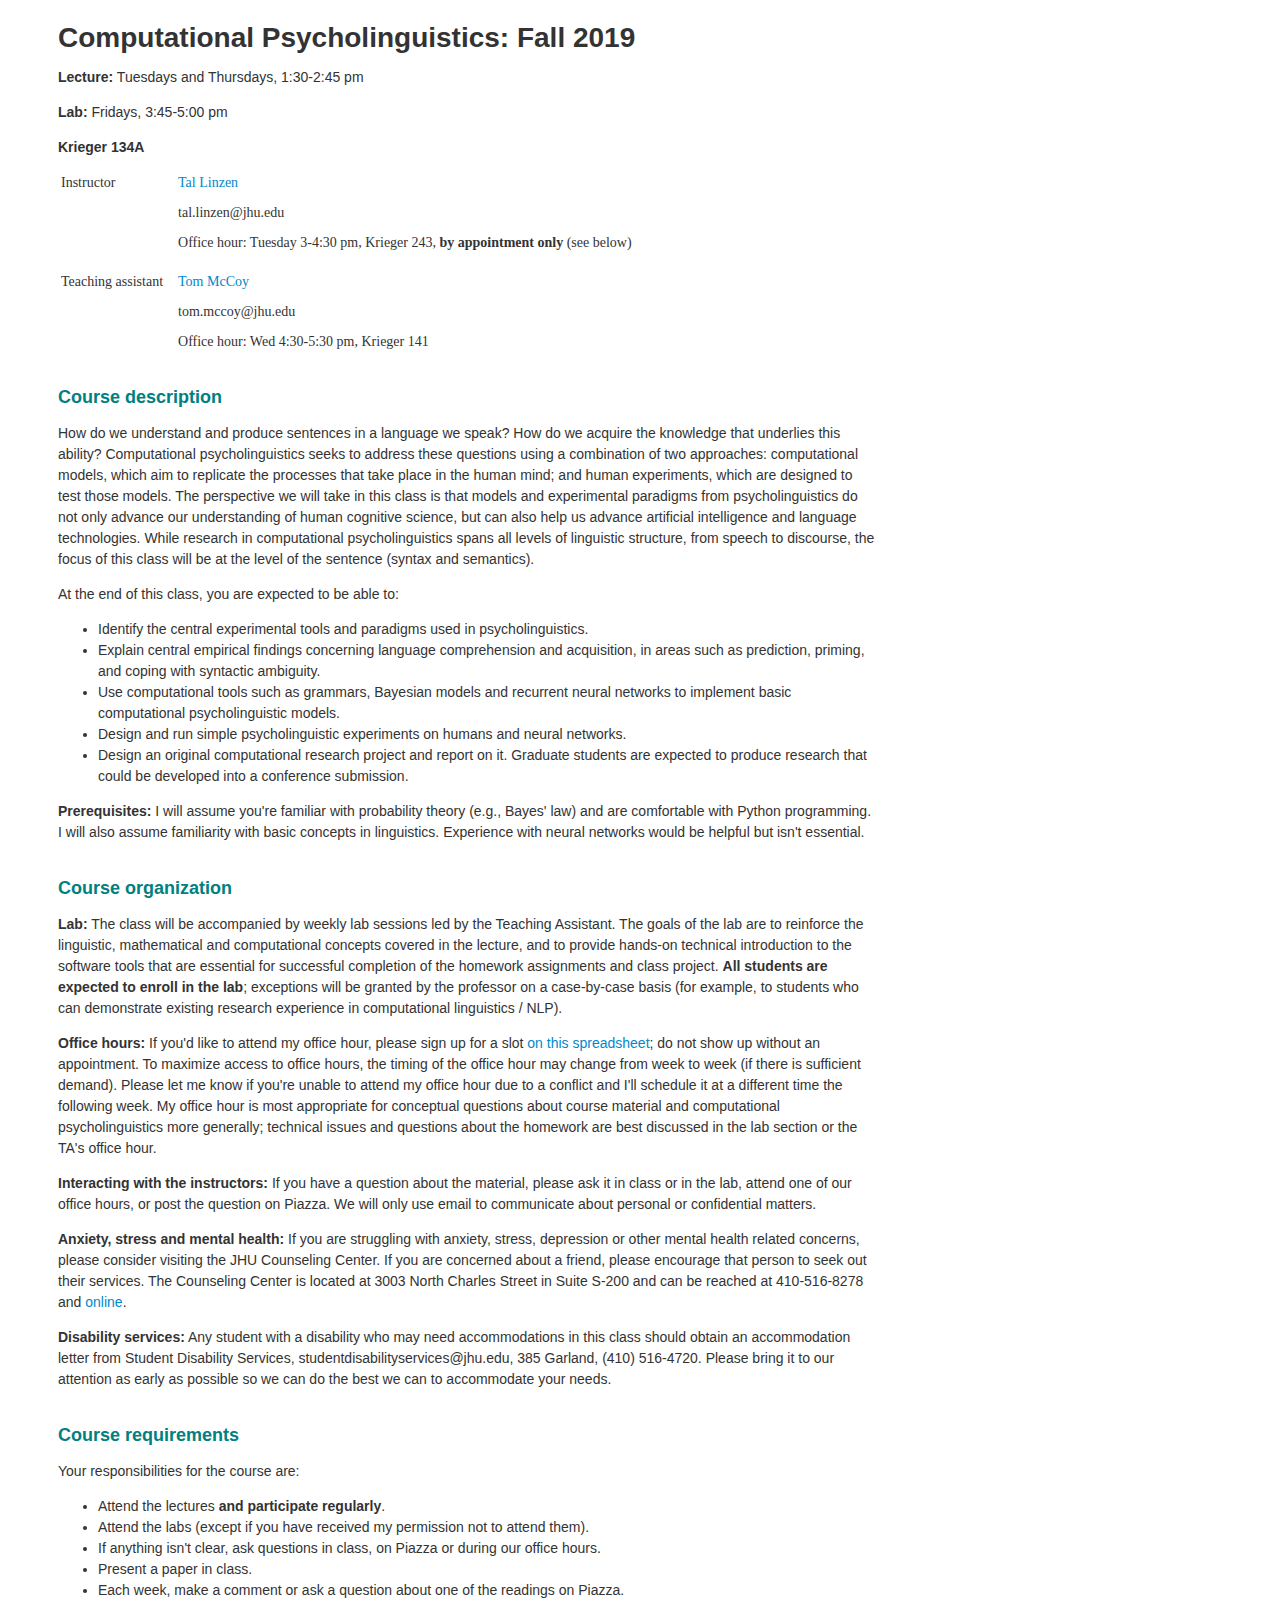
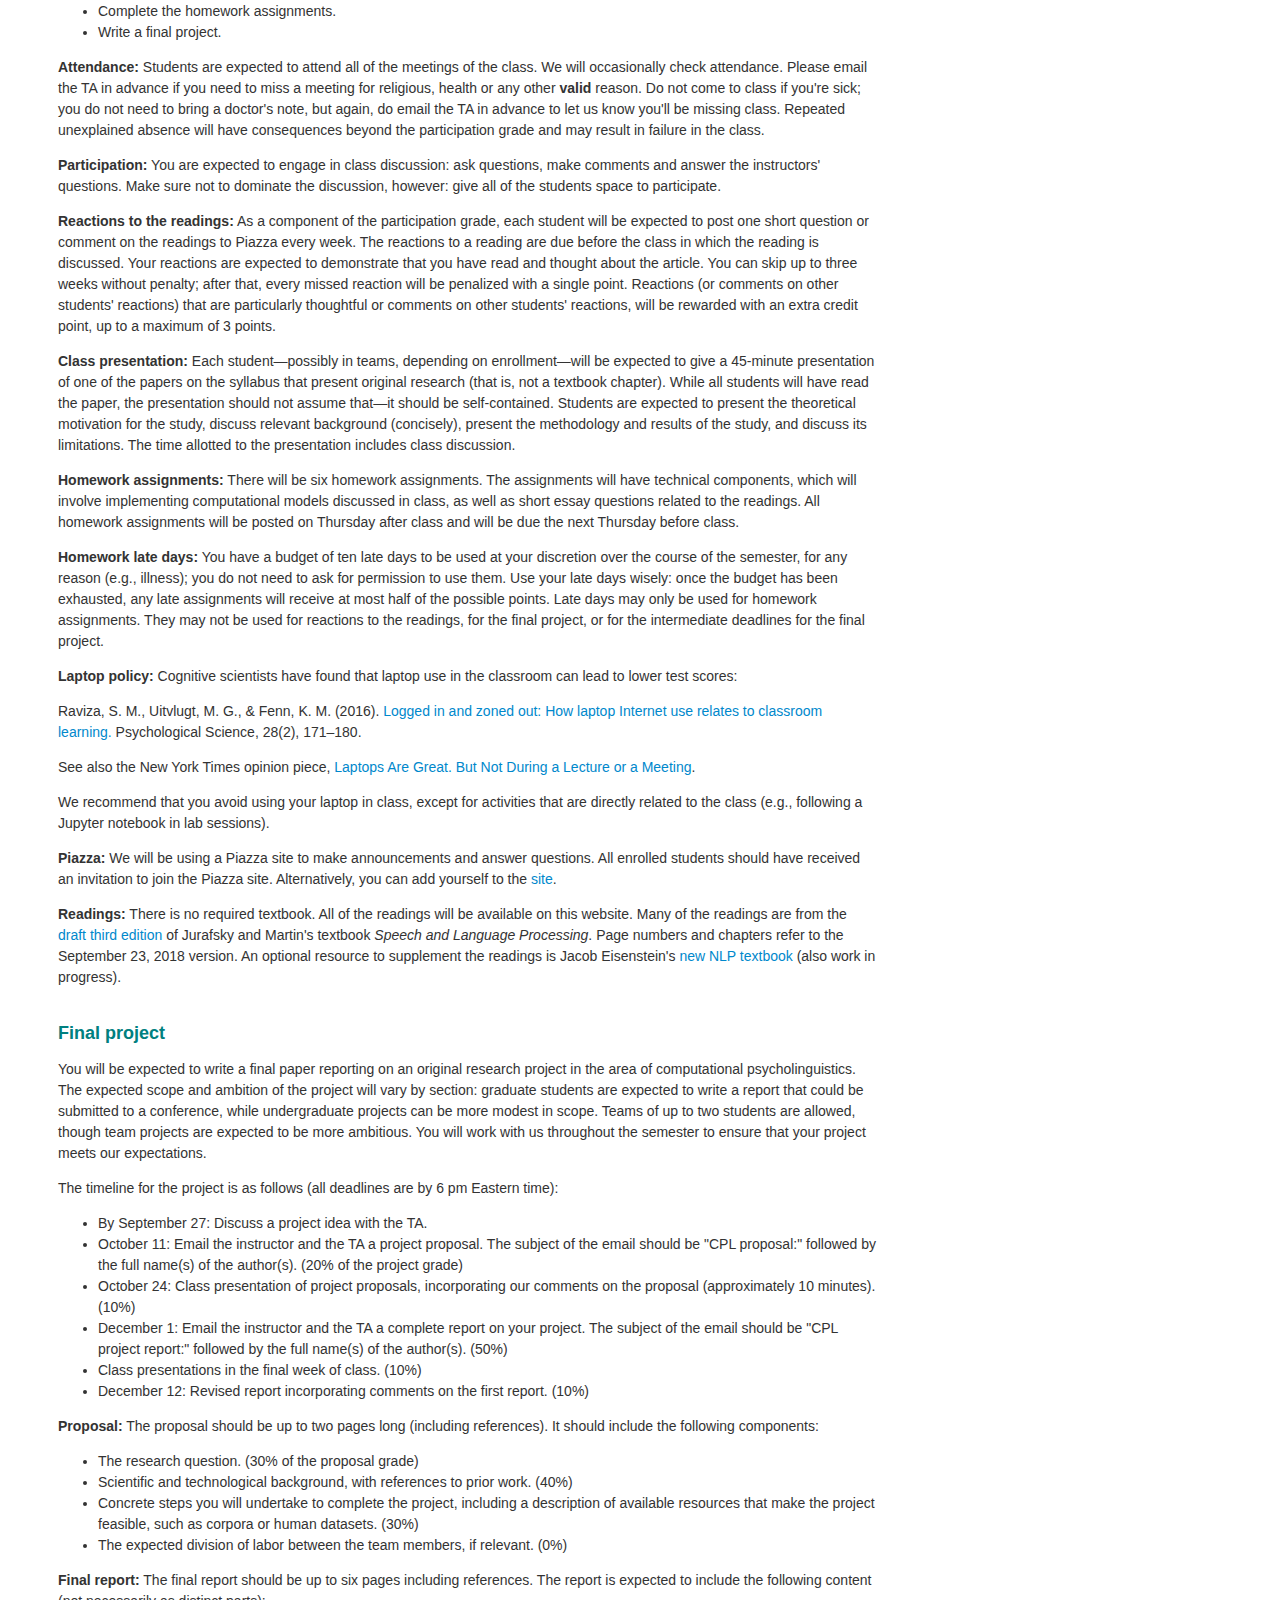
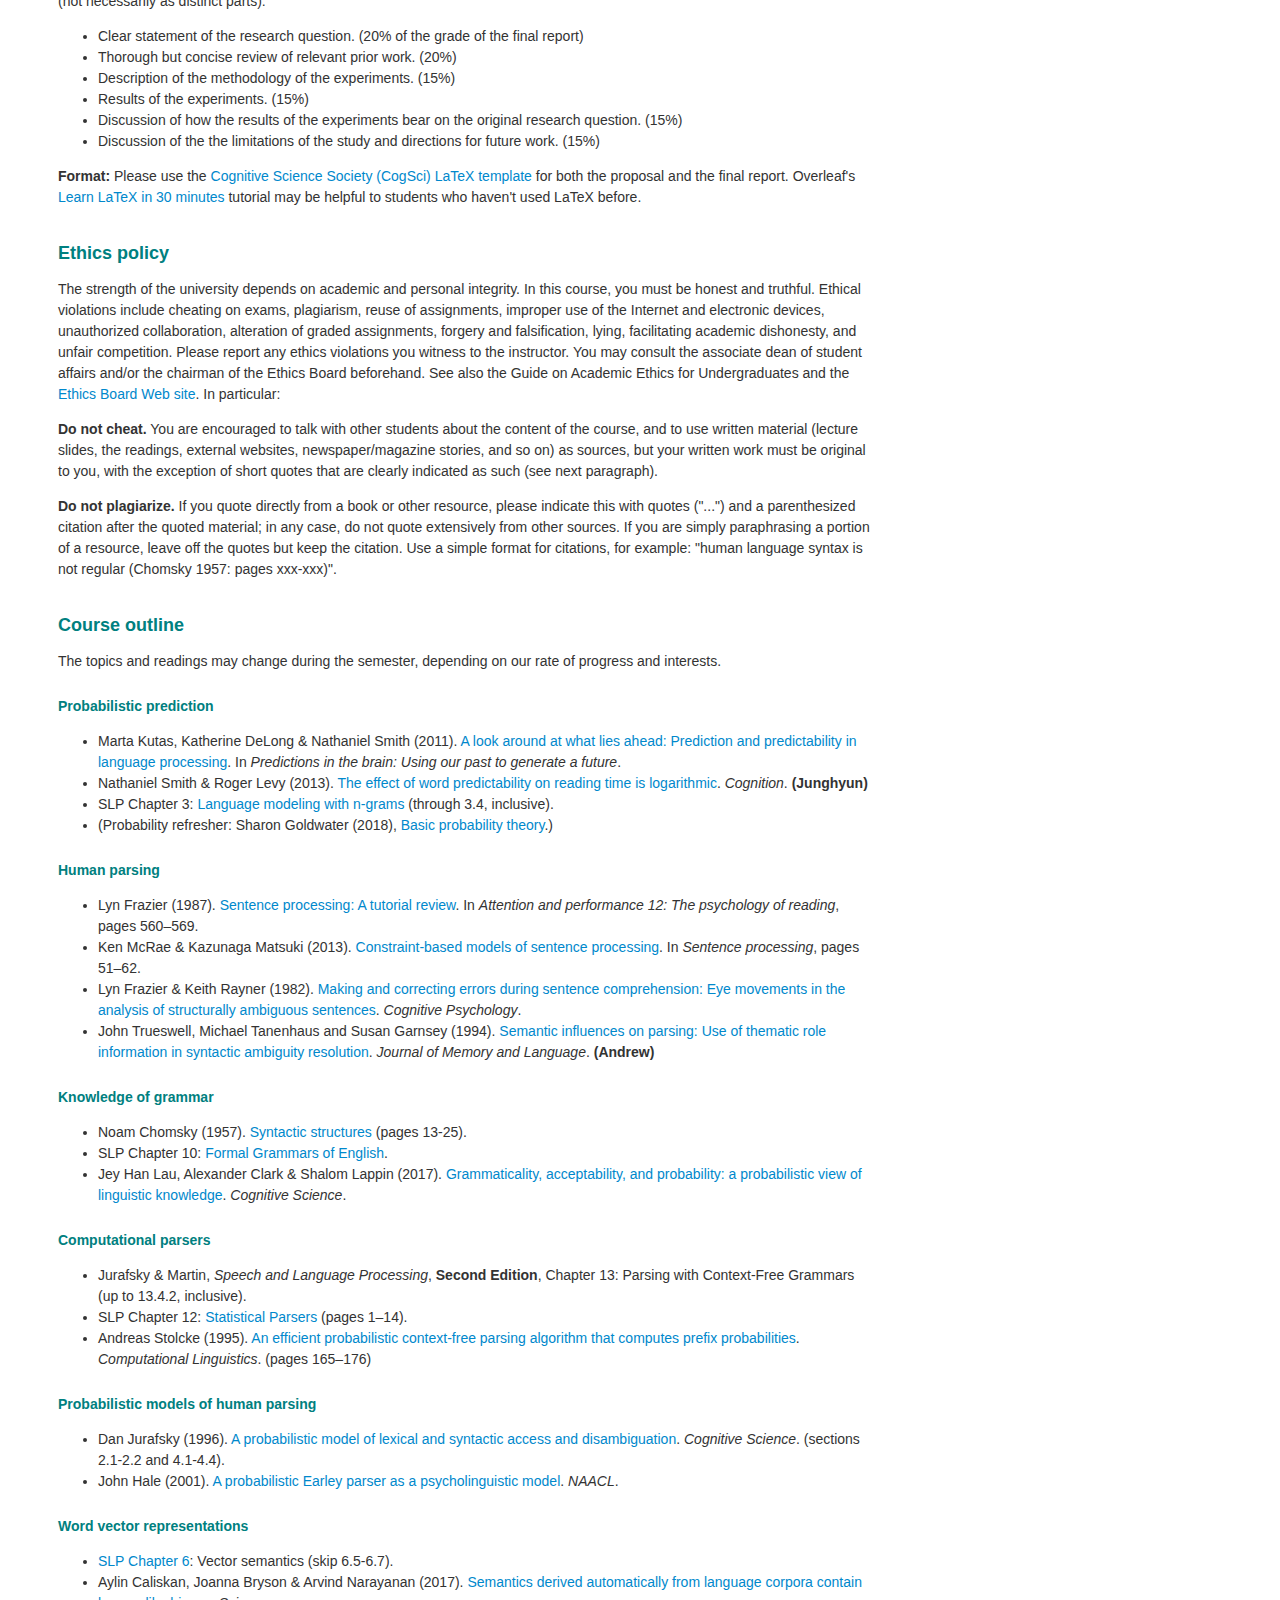
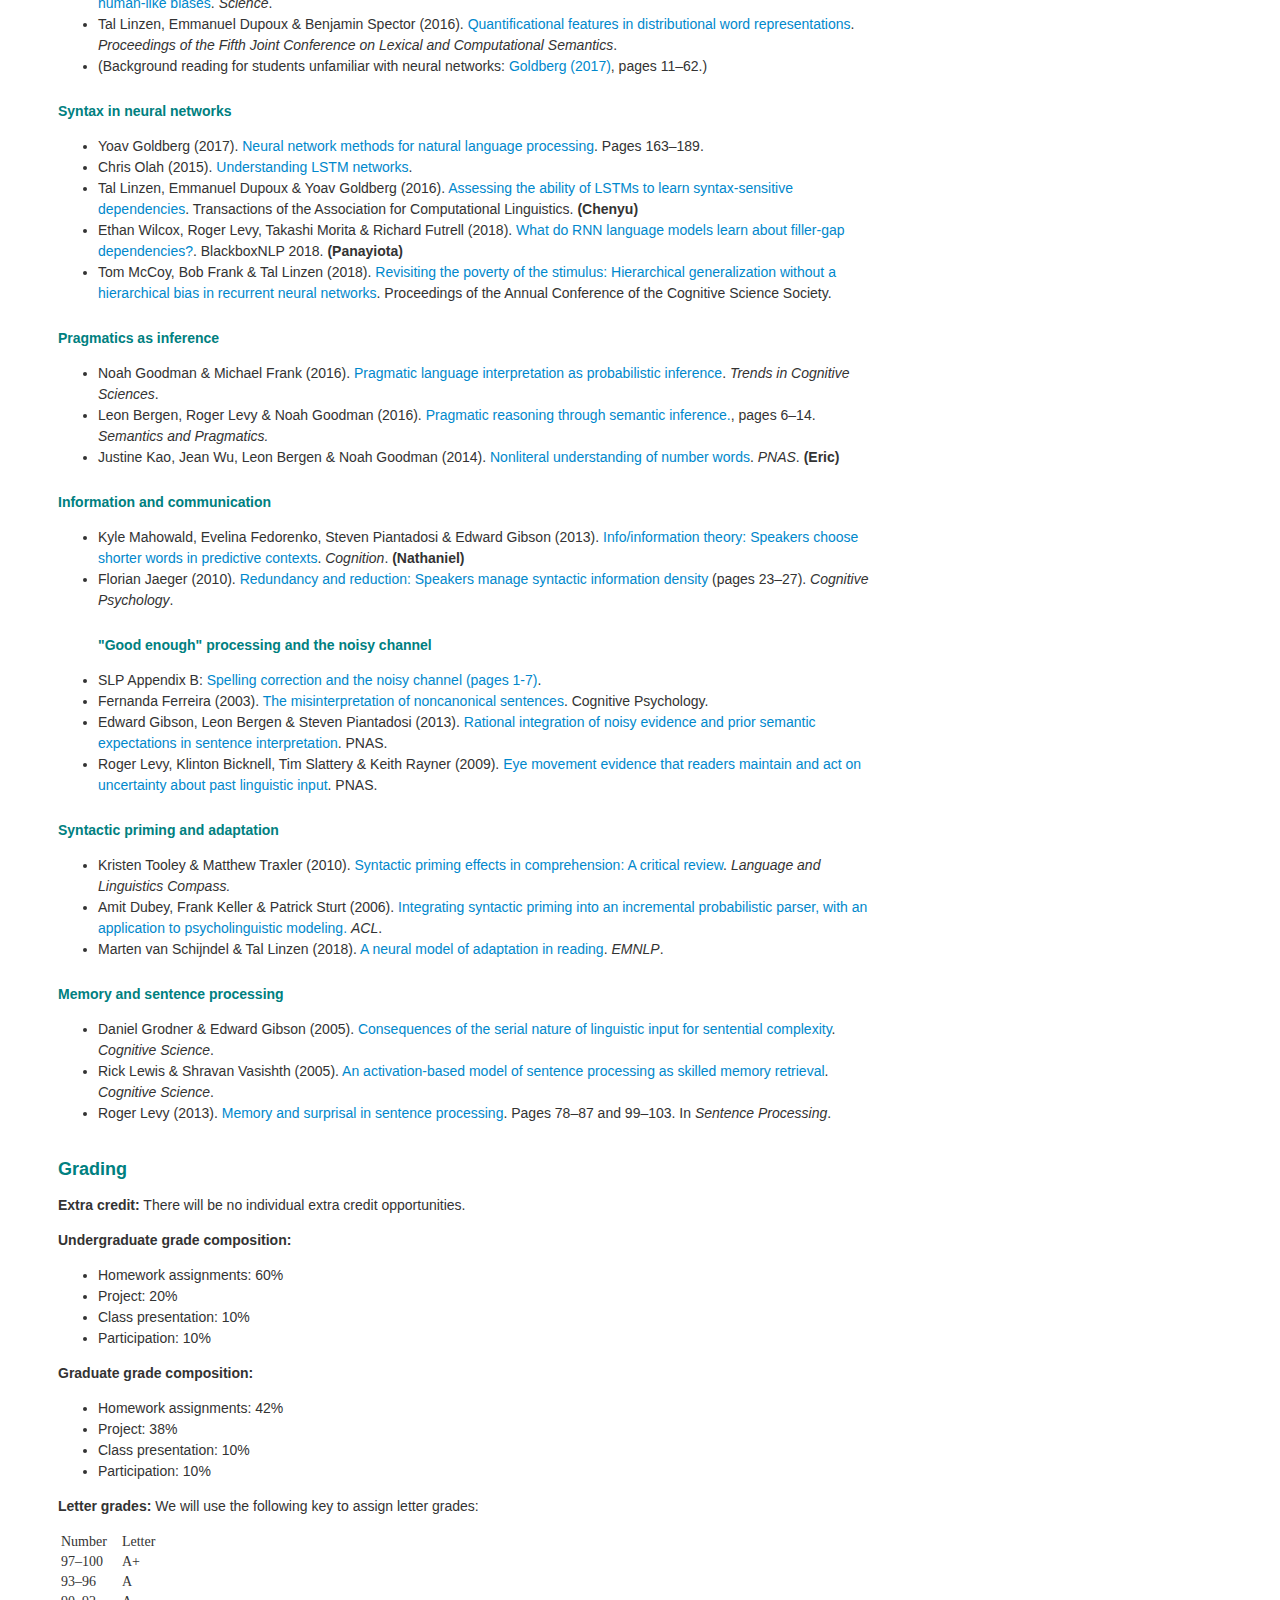
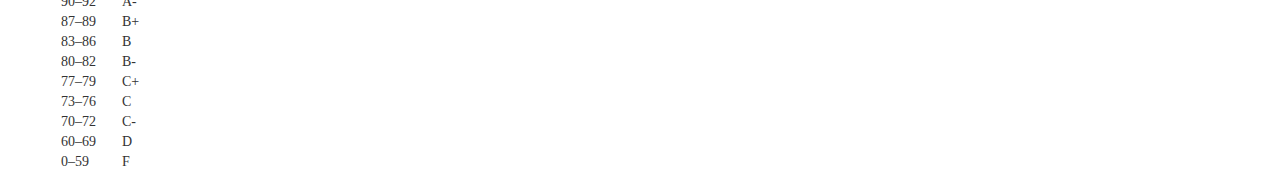
<file: media/teaching/tmp.html>
<html>
<head>
    <link rel="stylesheet" href="/media/css/style.css">
    <title>Computational Psycholinguistics: Fall 2019</title>
</head>
<body>

<div class="inset">
    <h1>Computational Psycholinguistics: Fall 2019</h1>
    <p><b>Lecture:</b> Tuesdays and Thursdays, 1:30-2:45 pm</p>
    <p><b>Lab:</b> Fridays, 3:45-5:00 pm</p>
    <p><b>Krieger 134A</b></p>

    <table>
        <tr><td>Instructor</td><td> <p><a href="http://tallinzen.net">Tal Linzen</a></p><p>tal.linzen@jhu.edu</p><p>Office hour: Tuesday 3-4:30 pm, Krieger 243, <b>by appointment only</b> (see below)</p></td></tr>
        <tr><td style="padding-top: 20px">Teaching assistant</td><td style="padding-top: 20px"> <p><a href="https://tommccoy1.github.io/">Tom McCoy</a></p><p>tom.mccoy@jhu.edu</p><p>Office hour: Wed 4:30-5:30 pm, Krieger 141</p></tr>
    </table>

    <h2>Course description</h2>
	
    <p>
How do we understand and produce sentences in a language we speak? How do we acquire the knowledge that underlies this ability? Computational psycholinguistics seeks to address these questions using a combination of two approaches: computational models, which aim to replicate the processes that take place in the human mind; and human experiments, which are designed to test those models. The perspective we will take in this class is that models and experimental paradigms from psycholinguistics do not only advance our understanding of human cognitive science, but can also help us advance artificial intelligence and language technologies. While research in computational psycholinguistics spans all levels of linguistic structure, from speech to discourse, the focus of this class will be at the level of the sentence (syntax and semantics).
    </p>

<p>At the end of this class, you are expected to be able to:</p>

<ul>
    <li> Identify the central experimental tools and paradigms used in psycholinguistics.</li>
    <li> Explain central empirical findings concerning language comprehension and acquisition, in areas such as prediction, priming, and coping with syntactic ambiguity.</li>
    <li> Use computational tools such as grammars, Bayesian models and recurrent neural networks to implement basic computational psycholinguistic models.</li>
    <li> Design and run simple psycholinguistic experiments on humans and neural networks.
    <li> Design an original computational research project and report on it. Graduate students are expected to produce research that could be developed into a conference submission.</li>
</ul>

<p><b>Prerequisites:</b> I will assume you're familiar with probability theory (e.g., Bayes' law) and are comfortable with Python programming. I will also assume familiarity with basic concepts in linguistics. Experience with neural networks would be helpful but isn't essential.</p>

<h2>Course organization</h2>

<p><b>Lab:</b> The class will be accompanied by weekly lab sessions led by the Teaching Assistant. The goals of the lab are to reinforce the linguistic, mathematical and computational concepts covered in the lecture, and to provide hands-on technical introduction to the software tools that are essential for successful completion of the homework assignments and class project. <b>All students are expected to enroll in the lab</b>; exceptions will be granted by the professor on a case-by-case basis (for example, to students who can demonstrate existing research experience in computational linguistics / NLP).</p>

<p><b>Office hours:</b> If you'd like to attend my office hour, please sign up for a slot <a href="https://docs.google.com/spreadsheets/d/10lJ_Dmtq8cZ1LdND3r1aSALUAv3ESbUGnbiiVu4b8tw/edit?usp=sharing">on this spreadsheet</a>; do not show up without an appointment. To maximize access to office hours, the timing of the office hour may change from week to week (if there is sufficient demand). Please let me know if you're unable to attend my office hour due to a conflict and I'll schedule it at a different time the following week. My office hour is most appropriate for conceptual questions about course material and computational psycholinguistics more generally; technical issues and questions about the homework are best discussed in the lab section or the TA's office hour.</p>

<p><b>Interacting with the instructors:</b> If you have a question about the material, please ask it in class or in the lab, attend one of our office hours, or post the question on Piazza. We will only use email to communicate about personal or confidential matters.

<p><b>Anxiety, stress and mental health:</b> If you are struggling with anxiety, stress, depression or other mental health related concerns, please consider visiting the JHU Counseling Center. If you are concerned about a friend, please encourage that person to seek out their services. The Counseling Center is located at 3003 North Charles Street in Suite S-200 and can be reached at 410-516-8278 and <a href="http://studentaffairs.jhu.edu/counselingcenter">online</a>.</p>

<p><b>Disability services:</b> Any student with a disability who may need accommodations in this class should obtain an accommodation letter from Student Disability Services, studentdisabilityservices@jhu.edu, 385 Garland, (410) 516-4720. Please bring it to our attention as early as possible so we can do the best we can to accommodate your needs.

<h2>Course requirements</h2>

<p>Your responsibilities for the course are:</p>
<ul>
    <li>Attend the lectures <b>and participate regularly</b>.</li>
    <li>Attend the labs (except if you have received my permission not to attend them).</li>
    <li>If anything isn't clear, ask questions in class, on Piazza or during our office hours.</li>
    <li>Present a paper in class.</li>
    <li>Each week, make a comment or ask a question about one of the readings on Piazza.
    <li>Complete the homework assignments.</li>
    <li>Write a final project.</p>
</ul>

<p><b>Attendance:</b> Students are expected to attend all of the meetings of the class. We will occasionally check attendance. Please email the TA in advance if you need to miss a meeting for religious, health or any other <b>valid</b> reason. Do not come to class if you're sick; you do not need to bring a doctor's note, but again, do email the TA in advance to let us know you'll be missing class. Repeated unexplained absence will have consequences beyond the participation grade and may result in failure in the class.<p>

<p><b>Participation:</b> You are expected to engage in class discussion: ask questions, make comments and answer the instructors' questions. Make sure not to dominate the discussion, however: give all of the students space to participate.</p></p>

<p><b>Reactions to the readings:</b> As a component of the participation grade, each student will be expected to post one short question or comment on the readings to Piazza every week. The reactions to a reading are due before the class in which the reading is discussed. Your reactions are expected to demonstrate that you have read and thought about the article. You can skip up to three weeks without penalty; after that, every missed reaction will be penalized with a single point. Reactions (or comments on other students' reactions) that are particularly thoughtful or comments on other students' reactions, will be rewarded with an extra credit point, up to a maximum of 3 points.</p>

<p><b>Class presentation:</b> Each student&mdash;possibly in teams, depending on enrollment&mdash;will be expected to give a 45-minute presentation of one of the papers on the syllabus that present original research (that is, not a textbook chapter). While all students will have read the paper, the presentation should not assume that&mdash;it should be self-contained. Students are expected to present the theoretical motivation for the study, discuss relevant background (concisely), present the methodology and results of the study, and discuss its limitations. The time allotted to the presentation includes class discussion.</p>

<p><b>Homework assignments:</b> There will be six homework assignments. The assignments will have technical components, which will involve implementing computational models discussed in class, as well as short essay questions related to the readings. All homework assignments will be posted on Thursday after class and will be due the next Thursday before class.</p>

<p><b>Homework late days:</b> You have a budget of ten late days to be used at your discretion over the course of the semester, for any reason (e.g., illness); you do not need to ask for permission to use them. Use your late days wisely: once the budget has been exhausted, any late assignments will receive at most half of the possible points. Late days may only be used for homework assignments. They may not be used for reactions to the readings, for the final project, or for the intermediate deadlines for the final project.</p>


<p><b>Laptop policy:</b> Cognitive scientists have found that laptop use in the classroom can lead to lower test scores:</p>

<p>Raviza, S. M., Uitvlugt, M. G., &amp; Fenn, K. M. (2016). <a href="http://faculty.missouri.edu/segerti/1000/LaptopClassroomUse.pdf">Logged in and zoned out: How laptop Internet use relates to classroom learning.</a> Psychological Science, 28(2), 171&ndash;180.</p>

<p>See also the New York Times opinion piece, <a href="/media/readings/laptops_during_class.pdf">Laptops Are Great. But Not During a Lecture or a Meeting</a>.</p>

<p>We recommend that you avoid using your laptop in class, except for activities that are directly related to the class (e.g., following a Jupyter notebook in lab sessions).</p>

<p><b>Piazza:</b> We will be using a Piazza site to make announcements and answer questions. All enrolled students should have received an invitation to join the Piazza site. Alternatively, you can add yourself to the <a href="https://piazza.com/class/jztpxjvmydp1km">site</a>.

<p><b>Readings:</b> There is no required textbook. All of the readings will be available on this website. Many of the readings are from the <a href="https://web.stanford.edu/~jurafsky/slp3/">draft third edition</a> of Jurafsky and Martin's textbook <i>Speech and Language Processing</i>. Page numbers and chapters refer to the September 23, 2018 version. An optional resource to supplement the readings is Jacob Eisenstein's <a href="https://github.com/jacobeisenstein/gt-nlp-class/blob/master/notes/eisenstein-nlp-notes.pdf">new NLP textbook</a> (also work in progress).</p>

<h2>Final project</h2>

<p>You will be expected to write a final paper reporting on an original research project in the area of computational psycholinguistics. The expected scope and ambition of the project will vary by section: graduate students are expected to write a report that could be submitted to a conference, while undergraduate projects can be more modest in scope. Teams of up to two students are allowed, though team projects are expected to be more ambitious. You will work with us throughout the semester to ensure that your project meets our expectations.</p>

The timeline for the project is as follows (all deadlines are by 6 pm Eastern time):</p>

<ul>
    <li>By September 27: Discuss a project idea with the TA.</li>
    <li>October 11: Email the instructor and the TA a project proposal. The subject of the email should be "CPL proposal:" followed by the full name(s) of the author(s). (20% of the project grade) </li>
    <li>October 24: Class presentation of project proposals, incorporating our comments on the proposal (approximately 10 minutes). (10%) </li>
    <li>December 1: Email the instructor and the TA a complete report on your project. The subject of the email should be "CPL project report:" followed by the full name(s) of the author(s). (50%) </li>
    <li>Class presentations in the final week of class. (10%) </li>
    <li>December 12: Revised report incorporating comments on the first report. (10%) </li>
</ul>

<p><b>Proposal:</b> The proposal should be up to two pages long (including references). It should include the following components:

<ul>
    <li>The research question. (30% of the proposal grade)</li>
    <li>Scientific and technological background, with references to prior work. (40%)</li>
    <li>Concrete steps you will undertake to complete the project, including a description of available resources that make the project feasible, such as corpora or human datasets. (30%) </li>
    <li>The expected division of labor between the team members, if relevant. (0%)</li> 
</ul>

<p><b>Final report:</b> The final report should be up to six pages including references. The report is expected to include the following content (not necessarily as distinct parts):

<ul>
    <li>Clear statement of the research question. (20% of the grade of the final report)</li>
    <li>Thorough but concise review of relevant prior work. (20%)</li>
    <li>Description of the methodology of the experiments. (15%)</li>
    <li>Results of the experiments. (15%)</li>
    <li>Discussion of how the results of the experiments bear on the original research question. (15%)</li>
    <li>Discussion of the the limitations of the study and directions for future work. (15%)</li>
</ul>

<p><b>Format:</b> Please use the <a href="https://raw.githubusercontent.com/rlevy/cogsci-template/master/cogsci_full_paper_template.tex">Cognitive Science Society (CogSci) LaTeX template</a> for both the proposal and the final report. Overleaf's <a href="https://www.overleaf.com/learn/latex/Learn_LaTeX_in_30_minutes">Learn LaTeX in 30 minutes</a> tutorial may be helpful to students who haven't used LaTeX before.</p>

<h2>Ethics policy</h2>

The strength of the university depends on academic and personal integrity. In this course, you must be honest and truthful. Ethical violations include cheating on exams, plagiarism, reuse of assignments, improper use of the Internet and electronic devices, unauthorized collaboration, alteration of graded assignments, forgery and falsification, lying, facilitating academic dishonesty, and unfair competition. Please report any ethics violations you witness to the instructor. You may consult the associate dean of student affairs and/or the chairman of the Ethics Board beforehand. See also the Guide on Academic Ethics for Undergraduates and the <a href="http://ethics.jhu.edu">Ethics Board Web site</a>. In particular:

<p><b>Do not cheat.</b> You are encouraged to talk with other students about the content of the course, and to use written material (lecture slides, the readings, external websites, newspaper/magazine stories, and so on) as sources, but your written work must be original to you, with the exception of short quotes that are clearly indicated as such (see next paragraph).</p>

<p><b>Do not plagiarize.</b> If you quote directly from a book or other resource, please indicate this with quotes ("...") and a parenthesized citation after the quoted material; in any case, do not quote extensively from other sources. If you are simply paraphrasing a portion of a resource, leave off the quotes but keep the citation. Use a simple format for citations, for example: "human language syntax is not regular (Chomsky 1957: pages xxx-xxx)".</p>

<h2>Course outline</h2>

<p>The topics and readings may change during the semester, depending on our rate of progress and interests.</p>

<h3>Probabilistic prediction</h3>

<ul>
    <li>Marta Kutas, Katherine DeLong &amp; Nathaniel Smith (2011). <a href="https://vorpus.org/papers/kutas-delong-smith-2011-chapter.pdf">A look around at what lies ahead: Prediction and predictability in language processing</a>. In <i>Predictions in the brain: Using our past to generate a future</i>.</li>
    <li>Nathaniel Smith &amp; Roger Levy (2013). <a href="https://vorpus.org/papers/smith-levy-2013-predictability-logarithmic.pdf">The effect of word predictability on reading time is logarithmic</a>. <i>Cognition</i>. <b>(Junghyun)</b></li>
    <li>SLP Chapter 3: <a href="https://web.stanford.edu/~jurafsky/slp3/3.pdf">Language modeling with n-grams</a> (through 3.4, inclusive).</li>
    <li>(Probability refresher: Sharon Goldwater (2018), <a href="/media/readings/goldwater_basic_probability.pdf">Basic probability theory</a>.)
</ul>

<h3>Human parsing</h3>

<ul>
    <li>Lyn Frazier (1987). <a href="/media/readings/frazier_1987.pdf">Sentence processing: A tutorial review</a>. In <i>Attention and performance 12: The psychology of reading</i>, pages 560&ndash;569.</li>
    <li>Ken McRae &amp; Kazunaga Matsuki (2013). <a href="/media/readings/mcrae_matsuki_2013.pdf">Constraint-based models of sentence processing</a>. In <i>Sentence processing</i>, pages 51&ndash;62.</li>
    <li>Lyn Frazier &amp; Keith Rayner (1982). <a href="/media/readings/frazier_rayner_1982.pdf">Making and correcting errors during sentence comprehension: Eye movements in the analysis of structurally ambiguous sentences</a>. <i>Cognitive Psychology</i>.</li>
    <li>John Trueswell, Michael Tanenhaus and Susan Garnsey (1994). <a href="/media/readings/trueswell_tanenhaus_garnsey_1994.pdf">Semantic influences on parsing: Use of thematic role information in syntactic ambiguity resolution</a>. <i>Journal of Memory and Language</i>. <b>(Andrew)</b></li>
</ul>

<h3>Knowledge of grammar</h3>

<ul>
    <li>Noam Chomsky (1957). <a href="/media/readings/chomsky_syntactic_structures.pdf">Syntactic structures</a> (pages 13-25).</li>
    <li>SLP Chapter 10: <a href="https://web.stanford.edu/~jurafsky/slp3/10.pdf">Formal Grammars of English</a>.</li>
    <li>Jey Han Lau, Alexander Clark &amp; Shalom Lappin (2017). <a href="/media/readings/lau_clark_lappin_2017.pdf">Grammaticality, acceptability, and probability: a probabilistic view of linguistic knowledge</a>. <i>Cognitive Science</i>.</li>
</ul>


<h3>Computational parsers</h3>

<ul>
    <li>Jurafsky &amp; Martin, <i>Speech and Language Processing</i>, <b>Second Edition</b>, Chapter 13: Parsing with Context-Free Grammars (up to 13.4.2, inclusive).</li>
    <li>SLP Chapter 12: <a href="https://web.stanford.edu/~jurafsky/slp3/12.pdf">Statistical Parsers</a> (pages 1&ndash;14).</li>
    <li>Andreas Stolcke (1995). <a href="/media/readings/stolcke_1995.pdf">An efficient probabilistic context-free parsing algorithm that computes prefix probabilities</a>. <i>Computational Linguistics</i>. (pages 165&ndash;176)</li>
</ul>

<h3>Probabilistic models of human parsing</h3>

<ul>
    <li>Dan Jurafsky (1996). <a href="/media/readings/jurafsky_1996.pdf">A probabilistic model of lexical and syntactic access and disambiguation</a>. <i>Cognitive Science</i>. (sections 2.1-2.2 and 4.1-4.4). </li>
    <li>John Hale (2001). <a href="/media/readings/hale_2001.pdf">A probabilistic Earley parser as a psycholinguistic model</a>. <i>NAACL</i>.</li>
</ul>

<h3>Word vector representations</h3>

<ul>
    <li><a href="https://web.stanford.edu/~jurafsky/slp3/6.pdf">SLP Chapter 6</a>: Vector semantics (skip 6.5-6.7).</li>
    <li>Aylin Caliskan, Joanna Bryson &amp; Arvind Narayanan (2017). <a href="http://science.sciencemag.org/content/sci/356/6334/183.full.pdf">Semantics derived automatically from language corpora contain human-like biases</a>. <i>Science</i>.</li>
    <li>Tal Linzen, Emmanuel Dupoux &amp; Benjamin Spector (2016). <a href="https://www.aclweb.org/anthology/S16-2001">Quantificational features in distributional word representations</a>. <i>Proceedings of the Fifth Joint Conference on Lexical and Computational Semantics</i>.</li>
    <li>(Background reading for students unfamiliar with neural networks: <a href="https://www.morganclaypool.com/doi/pdf/10.2200/S00762ED1V01Y201703HLT037">Goldberg (2017)</a>, pages 11&ndash;62.)
</ul>

<h3>Syntax in neural networks</h3>
<ul>
    <li>Yoav Goldberg (2017). <a href="https://www.morganclaypool.com/doi/pdf/10.2200/S00762ED1V01Y201703HLT037">Neural network methods for natural language processing</a>. Pages 163&ndash;189.</li>
    <li>Chris Olah (2015). <a href="http://colah.github.io/posts/2015-08-Understanding-LSTMs">Understanding LSTM networks</a>.</li>
    <li>Tal Linzen, Emmanuel Dupoux &amp; Yoav Goldberg (2016). <a href="/media/readings/linzen_dupoux_goldberg_2016_tacl.pdf">Assessing the ability of LSTMs to learn syntax-sensitive dependencies</a>. Transactions of the Association for Computational Linguistics. <b>(Chenyu)</b></li>
    <li>Ethan Wilcox, Roger Levy, Takashi Morita &amp; Richard Futrell (2018). <a href="/media/readings/wilcox_et_al_2018.pdf">What do RNN language models learn about filler-gap dependencies?</a>. BlackboxNLP 2018. <b>(Panayiota)</b></li>
    <li>Tom McCoy, Bob Frank &amp; Tal Linzen (2018). <a href="/media/readings/mccoy_et_al_2018.pdf">Revisiting the poverty of the stimulus: Hierarchical generalization without a hierarchical bias in recurrent neural networks</a>. Proceedings of the Annual Conference of the Cognitive Science Society.</li>
</ul>

<h3>Pragmatics as inference</h3>

<ul>
    <li>Noah Goodman &amp; Michael Frank (2016). <a href="/media/readings/goodman_frank_2016.pdf">Pragmatic language interpretation as probabilistic inference</a>. <i>Trends in Cognitive Sciences</i>.</li>
    <li>Leon Bergen, Roger Levy &amp; Noah Goodman (2016). <a href="/media/readings/bergen_levy_goodman_2016.pdf">Pragmatic reasoning through semantic inference.</a>, pages 6&ndash;14. <i>Semantics and Pragmatics.</i></li>
    <li>Justine Kao, Jean Wu, Leon Bergen &amp; Noah Goodman (2014). <a href="/media/readings/kao_et_al_2014.pdf">Nonliteral understanding of number words</a>. <i>PNAS</i>. <b>(Eric)</b></li>
</ul>

<h3>Information and communication</h3>
<ul>
    <li>Kyle Mahowald, Evelina Fedorenko, Steven Piantadosi &amp; Edward Gibson (2013). <a href="https://evlab.mit.edu/sites/default/files/documents/Mahowald_et_al_2013_Cognition.pdf">Info/information theory: Speakers choose shorter words in predictive contexts</a>. <i>Cognition</i>. <b>(Nathaniel)</b></li>
    <li>Florian Jaeger (2010). <a href="https://www.hlp.rochester.edu/resources/workshop_materials/EVELIN12/Jaeger10UIDcomplementizers-offprint.pdf">Redundancy and reduction: Speakers manage syntactic information density</a> (pages 23&ndash;27). <i>Cognitive Psychology</i>.</li>

<h3>"Good enough" processing and the noisy channel</h3>
    <li>SLP Appendix B: <a href="https://web.stanford.edu/~jurafsky/slp3/B.pdf">Spelling correction and the noisy channel (pages 1-7)</a>.</li>
    <li>Fernanda Ferreira (2003). <a href="/media/readings/ferreira_2003.pdf">The misinterpretation of noncanonical sentences</a>. Cognitive Psychology.</li>
    <li>Edward Gibson, Leon Bergen &amp; Steven Piantadosi (2013). <a href="https://www.pnas.org/content/pnas/110/20/8051.full.pdf">Rational integration of noisy evidence and prior semantic expectations in sentence interpretation</a>. PNAS.</li>
    <li>Roger Levy, Klinton Bicknell, Tim Slattery &amp; Keith Rayner (2009). <a href="https://www.pnas.org/content/pnas/106/50/21086.full.pdf">Eye movement evidence that readers maintain and act on uncertainty about past linguistic input</a>. PNAS.</li>
</ul>
</h3>

<h3>Syntactic priming and adaptation</h3>

<ul>
    <li>Kristen Tooley &amp; Matthew Traxler (2010). <a href="/media/readings/tooley_traxler_2010.pdf">Syntactic priming effects in comprehension: A critical review</a>. <i>Language and Linguistics Compass.</i></li>
    <li>Amit Dubey, Frank Keller &amp; Patrick Sturt (2006). <a href="/media/readings/dubey_et_al_2006.pdf">Integrating syntactic priming into an incremental probabilistic parser, with an application to psycholinguistic modeling.</a> <i>ACL</i>.</li>
    <li>Marten van Schijndel &amp; Tal Linzen (2018). <a href="http://tallinzen.net/media/papers/vanschijndel_linzen_2018_emnlp.pdf">A neural model of adaptation in reading</a>. <i>EMNLP</i>.</li>
</ul>

<h3>Memory and sentence processing</h3>
<ul>
    <li>Daniel Grodner &amp; Edward Gibson (2005). <a href="/media/readings/grodner_gibson_2005.pdf">Consequences of the serial nature of linguistic input for sentential complexity</a>. <i>Cognitive Science</i>.</li>
    <li>Rick Lewis &amp; Shravan Vasishth (2005). <a href="/media/readings/lewis_vasishth_2005.pdf">An activation-based model of sentence processing as skilled memory retrieval</a>. <i>Cognitive Science</i>.</li>
    <li>Roger Levy (2013). <a href="http://idiom.ucsd.edu/~rlevy/papers/levy-2013-memory-and-surprisal-corrected.pdf">Memory and surprisal in sentence processing</a>. Pages 78&ndash;87 and 99&ndash;103. In <i>Sentence Processing</i>.</li>
</ul>


<h2>Grading</h2>

<p><b>Extra credit:</b> There will be no individual extra credit opportunities.</p>

<p><b>Undergraduate grade composition:</b>
<ul><li>Homework assignments: 60%</li>
    <li>Project: 20%</li>
    <li>Class presentation: 10%</li>
    <li>Participation: 10%</p></ul>

<p><b>Graduate grade composition:</b>
<ul><li>Homework assignments: 42%</li>
    <li>Project: 38%</li>
    <li>Class presentation: 10%</li>
    <li>Participation: 10%</p></ul>


<p><b>Letter grades:</b> We will use the following key to assign letter grades:</p>

<table>
    <tr> <td>Number </td><td>Letter</td></tr>
<tr> <td> 97&ndash;100</td><td>A+</td></tr>
<tr> <td>   93&ndash;96</td><td>A</td></tr>
<tr> <td>   90&ndash;92</td><td>A-</td></tr>
<tr> <td>   87&ndash;89</td><td>B+</td></tr>
<tr> <td>   83&ndash;86</td><td>B</td></tr>
<tr> <td>   80&ndash;82</td><td>B-</td></tr>
<tr> <td>   77&ndash;79</td><td>C+</td></tr>
<tr> <td>   73&ndash;76</td><td>C</td></tr>
<tr> <td>   70&ndash;72</td><td>C-</td></tr>
<tr> <td>   60&ndash;69</td><td>D</td></tr>
<tr> <td>   0&ndash;59</td><td>F</td></tr>
</table>

    <table>
        <tr></tr>
    </table>
</div>
</body>
</html>
</file>
<file: media/css/style.css>
/* NAVIGATION BAR */
#navbar a {border-bottom-width: 0;}
#navbar {height: 2.4em;
  padding: 0 0 0 38px;
  //margin-bottom: 40px;
  background: #FBFAF4;
  border-top: 5px solid #008080;
  border-bottom: 1px dashed #008080;
  font: 18px "Helvetica Neue",Helvetica,Arial,sans-serif; overflow: hidden;
  min-width: 750px;}

#navbar li {list-style:none; float: left; padding: 0 23px 0 13px; margin-right: 5px;
  background: url(/media/img/diamond-black.gif) 100% 66% no-repeat;}
#navbar #cv {background: none;}
#navbar li a {display: block; padding: 0.75em 0 0.25em;
  text-transform: uppercase; color: #000;}

#profilephoto {
    width: 200px;
    float: left;
    padding-right: 30px;
    padding-bottom: 20px; 
    padding-top: 20px;
}

#myname { 
    font: 36px "Helvetica Neue",Helvetica,Arial,sans-serif;
    color: #008080;
    margin-bottom: 0px;
    padding-left: 50px;
}
.lastupdated { margin-top:20px; padding-top: 5px; border-top: 2px solid #008080; }

div.references p {
    margin-left: 40px;
    text-indent: -40px;
}

div.references {
    padding-bottom: 20px;
}

div.textblock {
    padding-bottom: 20px;
}

/* OTHER */
body {
  font: 14px "Helvetica Neue",Helvetica,Arial,sans-serif;
  color: #333;
  line-height: 21px;
}

a {
  text-decoration: none;
  color: #08c;
}

a:hover {
  text-decoration: underline;
}

#results_table {
    width: 500px;
}

#settings {
    width: 500px;
}

h2 {
  padding-top: 20px;
  font-size: 18px;
  color: #008080;
}

h3 {
  padding-top: 10px;
  font-size: 14px;
  color: #008080;
}

textarea {
  color:#333;
  padding: 5px;
  height: 75px;
  border: 1px solid #bbb;
  width: 500px;
  margin: 2px 0;
}

/* BUTTONS */
button {
  color: #333;
  background-color: #e6EEEE;
  padding: 0.365em 10px;
  line-height: 1.4em;
  font-weight: bold;
  cursor: pointer;
  border: 1px solid #ccc;
  text-shadow: 1px 1px 0 #fff;
  -moz-border-radius: 2px;
  -webkit-border-radius: 2px;
}
button:hover {
  opacity: 0.8;
}
button:active {
  opacity: 1;
}

/* layout */
div.inset {
  padding: 0 0 0 50px;
  width: 820px;
  display: inline-block;
}

div.small_inset {
  padding: 0 0 0 50px;
  width: 630px;
  display: inline-block;
}

#bio {
    width: 470px;
    float: left;
}

#news {
    width: 300px;
    float: right;
}

div.wide_inset {
  padding: 0 0 0 140px;
  width: 800px;
}

table {
  font: 14px Georgia, Times, serif;
}

th {
  font: 14px Georgia, Times, serif;
  text-align: left;
  cursor: pointer;
  background-image: url("/media/img/bg.gif");
  background-position: right center;
}

table.settings, table.settings td {

  border-bottom: 1px solid #bbb;
  border-top: 1px solid #bbb;
  padding-top: 4px;
  padding-left: 0px;
  padding-bottom: 0px;
  padding-right: 12px;
  border-collapse: collapse;
  vertical-align: top;
  margin: 0px;
}

td {
    padding-right: 12px;
    vertical-align: top;
}

table.settings_option, table.settings_option td {
  border: 0px;
  padding-bottom: 4px;
  padding-top: 0px;
}

th.firstcol {
    width: 150px;
}

th.secondcol {
    width: 150px;
}

th.thirdcol {
    width: 200px;
}

/* TABLESORTER */
table.tablesorter {
	background-color: #CDCDCD;
	margin:10px 0pt 15px;
	text-align: left;

}
table.tablesorter thead tr th, table.tablesorter tfoot tr th {
	background-color: #e6EEEE;
	border: 1px solid #FFF;
	padding: 4px;
}
table.tablesorter thead tr .header {
	background-image: url(/media/img/bg.gif);
	background-repeat: no-repeat;
	background-position: center right;
	cursor: pointer;
}
table.tablesorter tbody td {
	color: #3D3D3D;
	padding: 4px;
	background-color: #FFF;
	vertical-align: top;
}
table.tablesorter tbody tr.odd td {
	background-color:#F0F0F6;
}
table.tablesorter thead tr .headerSortUp {
	background-image: url(/media/img/asc.gif);
}
table.tablesorter thead tr .headerSortDown {
	background-image: url(/media/img/desc.gif);
}

#search_results_table {
    table-layout: fixed;
    border: 0px;
    width: 100%;
}

td.search_before {
    text-align: left;
    width: 325px;
}

td.search_highlighted {
    text-align: center;
    max-width: 150px;
}

td.search_after {
    text-align: right;
    width: 325px;
}

p.cropped_text {
    white-space: nowrap;
    width: 100%;
    overflow: hidden;
    text-overflow: ellipsis;
}

div.before_text {
    text-align: left;
    direction: rtl;
}
div.before_text_full {
    text-align: left;
    direction: rtl;
    display: none;
}

div.match_text {
    font-weight: bold;
    text-align: center;
}

div.after_text {
    text-align: right;
    direction: rtl;
}

div.after_text_full {
    text-align: right;
    direction: rtl;
    display: none;
}

div.toggle_full {
	cursor: pointer;
}
</file>
